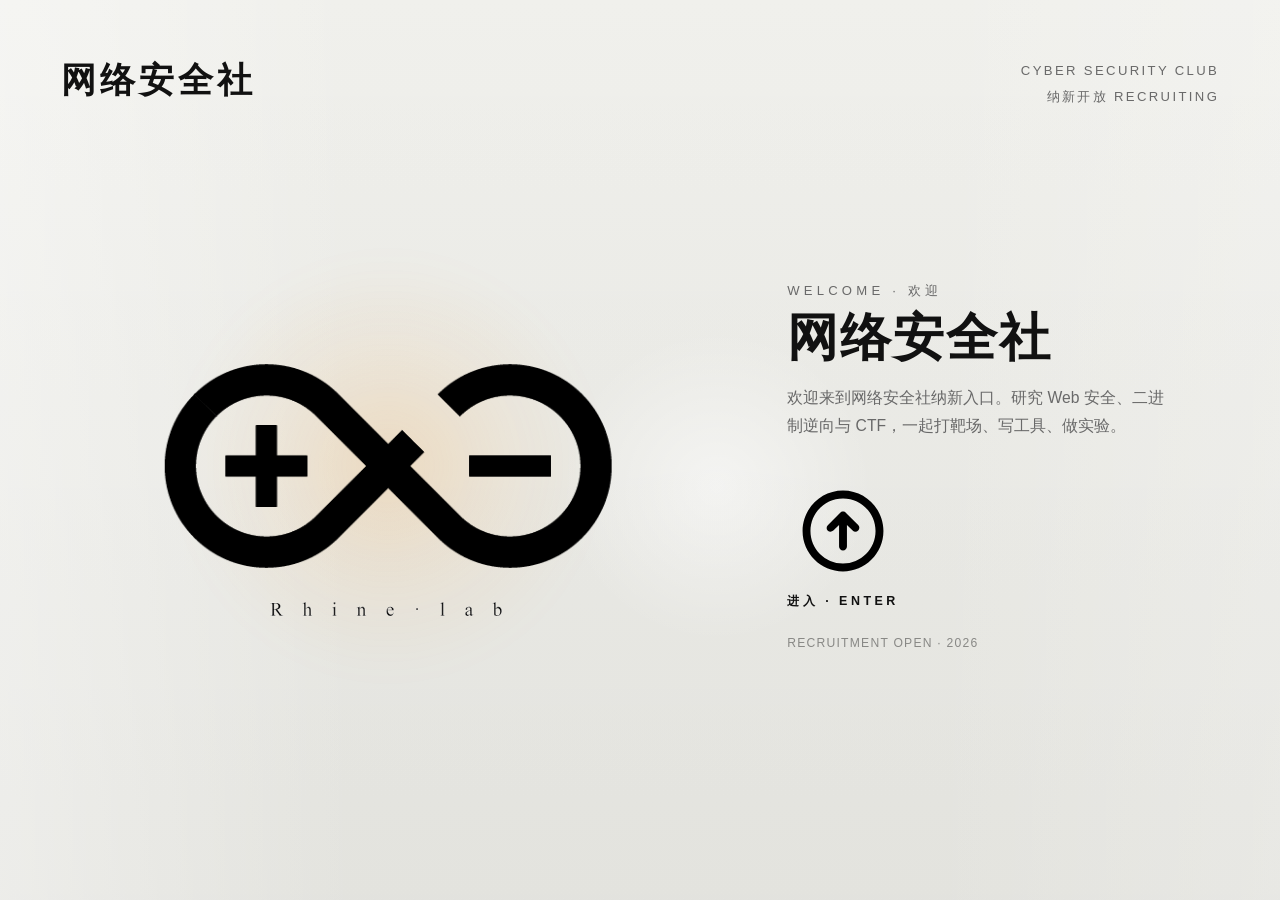
<file: index.html>
<!DOCTYPE html>
<html lang="zh-CN">
  <head>
    <meta charset="UTF-8" />
    <meta name="viewport" content="width=device-width, initial-scale=1.0, viewport-fit=cover" />
    <meta name="theme-color" content="#e8e8e8" />
    <meta name="description" content="网络安全社 2026 纳新官网：社团简介、技术方向（Web/逆向/渗透/密码学/运维）、荣誉殿堂、培养体系与加入方式。" />
    <meta property="og:type" content="website" />
    <meta property="og:image" content="./assets/images/og-cover.jpg" />
    <meta property="og:title" content="网络安全社 · 纳新" />
    <meta property="og:description" content="网络安全社 2026 纳新官网：社团简介、技术方向（Web/逆向/渗透/密码学/运维）、荣誉殿堂、培养体系与加入方式。" />
    <link rel="icon" href="./assets/images/ui/logo/favicon.ico" />
    <link rel="manifest" href="./manifest.json" />
    <link rel="apple-touch-icon" href="./assets/images/ui/logo/favicon.ico" />
    <title>网络安全社 · 纳新</title>
    <script src="./lib/lottie/lottie.min.js" onerror="this.onerror=null;this.src='https://cdnjs.cloudflare.com/ajax/libs/lottie-web/5.9.4/lottie.min.js'"></script>
    <script src="./src/scripts/rhine-logo-animation-data.js?v=20260923e"></script>
    <link rel="stylesheet" href="./src/styles/base.css?v=20260924b" />
    <link rel="stylesheet" href="./src/styles/enter.css?v=20260924b" />
    <link rel="stylesheet" href="./src/styles/auth.css" />
    <link rel="stylesheet" href="./src/styles/homepage.css?v=20260924c" />
    <link rel="stylesheet" href="./src/styles/headquarters.css?v=20260923f" />
    <link rel="stylesheet" href="./src/styles/member.css?v=20260923f" />
    <link rel="stylesheet" href="./src/styles/department.css?v=20260924b" />
    <link rel="stylesheet" href="./src/styles/research.css?v=20260924b" />
    <link rel="stylesheet" href="./src/styles/modal.css" />
    <link rel="stylesheet" href="./src/styles/particle.css?v=20260923f" />
    <link rel="stylesheet" href="./src/styles/mobile.css?v=20260924g" />
  <script type="application/ld+json">
    {"@context":"https://schema.org","@type":"Organization","name":"网络安全社","alternateName":"Cyber Security Club","url":"https://zaienscookie.github.io/safe/","description":"面向学院同学的网络安全社团，研究 Web 安全、二进制逆向、密码学与 CTF。"}
    </script>
    </head>
  <body>
    <main class="app-shell">
      <section class="enter-screen" id="enter-screen" aria-label="Rhine Lab Enter">
        <header class="brand-mark">
          <p class="brand-mark__title">网络安全社</p>
          <div class="brand-mark__meta-wrap">
            <p class="brand-mark__meta">CYBER SECURITY CLUB</p>
            <p class="brand-mark__meta">纳新开放 RECRUITING</p>
          </div>
        </header>

        <div class="enter-screen__content">
          <div class="logo-stage">
            <div class="logo-stage__glow" aria-hidden="true"></div>
            <div class="logo-stage__lottie" id="logo-lottie" aria-hidden="true"></div>
            <img decoding="async"
              class="logo-stage__image"
              id="logo-fallback"
              src="./assets/images/ui/icon/icon-BLogo.svg"
              alt="网络安全社 logo"
            />
          </div>

          <div class="enter-panel">
            <p class="enter-panel__eyebrow">WELCOME · 欢迎</p>
            <h1 class="enter-panel__title">网络安全社</h1>
            <p class="enter-panel__copy">
              欢迎来到网络安全社纳新入口。研究 Web 安全、二进制逆向与 CTF，
              一起打靶场、写工具、做实验，从零开始成长为安全工程师。
            </p>

            <button class="enter-button" id="enter-button" type="button" aria-label="Enter Rhine Lab">
              <span class="enter-button__core" aria-hidden="true">
                <img decoding="async" class="enter-button__icon" src="./assets/images/ui/icon/icon-arrow-up.svg" alt="" />
              </span>
              <span class="enter-button__label">进入 · ENTER</span>
            </button>

            <p class="enter-panel__hint"></p>
          </div>
        </div>

        <footer class="screen-footer">
          <div class="screen-footer__compliance">
            <span class="screen-footer__report">
              网络安全社纳新开放中 · 欢迎扫码报名
            </span>
          </div>
          <div class="screen-footer__brand">
            <span>POWERED BY CYBER SECURITY CLUB</span>
            <span class="screen-footer__bar" aria-hidden="true"></span>
          </div>
        </footer>
      </section>

      <section class="auth-screen" id="auth-screen" aria-label="Permission authorized" aria-hidden="true">
        <div class="auth-screen__inner">
          <p class="auth-screen__status">AUTH SEQUENCE</p>
          <div class="orbit-system" aria-hidden="true">
            <span class="orbit orbit--outer"></span>
            <span class="orbit orbit--middle"></span>
            <span class="orbit orbit--inner"></span>
            <span class="orbit-trace orbit-trace--one"></span>
            <span class="orbit-trace orbit-trace--two"></span>
            <span class="orbit-center"></span>
          </div>

          <div class="auth-screen__copy">
            <p class="auth-screen__headline" id="auth-type-line">PERMISSION AUTHORIZED</p>
            <p class="auth-screen__subcopy">主节点校验完成，网络安全社纳新通道已就绪，欢迎加入我们。</p>
          </div>

          <button class="auth-screen__replay" id="replay-intro" type="button">下一步 · NEXT</button>
        </div>
      </section>

      <section class="homepage-screen" id="homepage-screen" aria-label="Rhine Lab Homepage" aria-hidden="true">
        <header class="brand-mark brand-mark--dark">
          <p class="brand-mark__title">网络安全社</p>
          <div class="brand-mark__meta-wrap">
            <p class="brand-mark__meta">CYBER SECURITY CLUB</p>
            <p class="brand-mark__meta">纳新开放 RECRUITING</p>
          </div>
        </header>

        <div class="homepage-screen__content">
          <div class="homepage-copy">
            <p class="homepage-copy__eyebrow">HOMEPAGE</p>
            <button class="homepage-copy__replay" id="homepage-replay" type="button">REPLAY INTRO</button>
            <div class="homepage-copy__welcome" aria-label="WELCOME TO">
              <span>W</span>
              <span>E</span>
              <span>L</span>
              <span>C</span>
              <span>O</span>
              <span>M</span>
              <span>E</span>
              <span>T</span>
              <span>O</span>
            </div>
            <h2 class="homepage-copy__title">网络安全社<span class="homepage-copy__accent">.SEC.</span></h2>
            <div class="homepage-copy__summary">
              <p class="homepage-copy__line">我们是学院的网络安全社团，聚集一群对攻防技术充满好奇的人。</p>
              <p class="homepage-copy__line">研究范围覆盖 Web 安全、二进制逆向、密码学与 CTF 竞赛。</p>
              <p class="homepage-copy__line">定期组织训练、靶场实战、CTF 周赛与安全分享会。</p>
              <p class="homepage-copy__line">无论基础如何，只要你有兴趣，都欢迎加入我们一起成长。</p>
              <p class="homepage-copy__line">在这里我们会给你提供优质的比赛资源。</p>
            </div>

            <div class="quick-links" aria-label="Quick links">
              <button class="quick-links__item" data-quick-link="signup" type="button">
                <img decoding="async" src="./assets/images/ui/icon/icon-blog.svg" alt="" aria-hidden="true" />
                <span>趣味 问卷</span>
              </button>
              <button class="quick-links__item" data-quick-link="github" type="button">
                <img decoding="async" src="./assets/images/ui/icon/icon-github.svg" alt="" aria-hidden="true" />
                <span>社团 仓库</span>
              </button>
              <button class="quick-links__item" data-quick-link="email" type="button">
                <img decoding="async" src="./assets/images/ui/icon/icon-email.svg" alt="" aria-hidden="true" />
                <span>邮箱 EMAIL</span>
              </button>
              <button class="quick-links__item" data-quick-link="qq" type="button">
                <img decoding="async" src="./assets/images/ui/icon/icon-wechat.svg" alt="" aria-hidden="true" />
                <span>微信群</span>
              </button>
              <button class="quick-links__item" data-quick-link="flag" type="button">
                <img decoding="async" src="./assets/images/ui/icon/icon-flag.svg" alt="" aria-hidden="true" />
                <span>FLAG 题</span>
              </button>
            </div>

            <button class="command-button homepage-copy__experience" id="homepage-experience" type="button">
              ✦ 进入互动体验 EXPERIENCE
            </button>
          </div>

          <div class="homepage-visual" aria-hidden="true">
            <div class="homepage-visual__portal"></div>
            <div class="homepage-visual__blocks">
              <div class="homepage-visual__blocks-inner">
                <span class="homepage-visual__block homepage-visual__block--r0-c0"></span>
                <span class="homepage-visual__block homepage-visual__block--r0-c2"></span>
                <span class="homepage-visual__block homepage-visual__block--r0-c4"></span>
                <span class="homepage-visual__block homepage-visual__block--r1-c1"></span>
                <span class="homepage-visual__block homepage-visual__block--r1-c2"></span>
                <span class="homepage-visual__block homepage-visual__block--r1-c3"></span>
                <span class="homepage-visual__block homepage-visual__block--r1-c4"></span>
                <span class="homepage-visual__block homepage-visual__block--r2-c0"></span>
                <span class="homepage-visual__block homepage-visual__block--r2-c1"></span>
                <span class="homepage-visual__block homepage-visual__block--r2-c2"></span>
                <span class="homepage-visual__block homepage-visual__block--r3-c0"></span>
                <span class="homepage-visual__block homepage-visual__block--r3-c3"></span>
              </div>
            </div>
            <span class="homepage-visual__origin"></span>
            <svg class="homepage-visual__orange-svg" viewBox="0 0 620 760" role="presentation">
              <path
                class="homepage-visual__orange-path"
                d="M310 380 L310 -260
                   M310 380 C310 340 280 312 250 282 L-110 -90
                   M310 380 C310 340 338 305 378 272 C440 220 500 90 555 -260
                   M310 380 L310 1040
                   M310 570 C310 670 336 820 400 1040"
              />
            </svg>
            <svg class="homepage-visual__data-svg" viewBox="0 0 620 760" role="presentation">
              <line class="homepage-visual__data-line homepage-visual__data-line--a" x1="280" y1="-260" x2="280" y2="1180"></line>
              <line class="homepage-visual__data-line homepage-visual__data-line--b" x1="294" y1="-260" x2="294" y2="1180"></line>
              <line class="homepage-visual__data-line homepage-visual__data-line--c" x1="308" y1="-260" x2="308" y2="1180"></line>
              <line class="homepage-visual__data-line homepage-visual__data-line--d" x1="516" y1="-260" x2="516" y2="1180"></line>

              <circle class="homepage-visual__data-dot homepage-visual__data-dot--1" cx="280" cy="222" r="4"></circle>
              <circle class="homepage-visual__data-dot homepage-visual__data-dot--2" cx="294" cy="222" r="4"></circle>
              <circle class="homepage-visual__data-dot homepage-visual__data-dot--3" cx="308" cy="222" r="4"></circle>
              <circle class="homepage-visual__data-dot homepage-visual__data-dot--4" cx="280" cy="380" r="4"></circle>
              <circle class="homepage-visual__data-dot homepage-visual__data-dot--5" cx="294" cy="380" r="4"></circle>
              <circle class="homepage-visual__data-dot homepage-visual__data-dot--6" cx="308" cy="380" r="4"></circle>
              <circle class="homepage-visual__data-dot homepage-visual__data-dot--7" cx="280" cy="634" r="4"></circle>
              <circle class="homepage-visual__data-dot homepage-visual__data-dot--8" cx="294" cy="634" r="4"></circle>
              <circle class="homepage-visual__data-dot homepage-visual__data-dot--9" cx="308" cy="634" r="4"></circle>
              <circle class="homepage-visual__data-dot homepage-visual__data-dot--10" cx="516" cy="220" r="4"></circle>
              <circle class="homepage-visual__data-dot homepage-visual__data-dot--11" cx="516" cy="472" r="4"></circle>
            </svg>
            <svg class="homepage-visual__svg" viewBox="0 0 620 760" role="presentation">
              <path class="homepage-visual__orange-line homepage-visual__orange-line--main" d="M310 16 L310 742" />
              <path
                class="homepage-visual__orange-line homepage-visual__orange-line--right"
                d="M310 16 L310 232 Q310 278 352 320 Q420 388 432 480"
              />
              <path
                class="homepage-visual__orange-line homepage-visual__orange-line--left"
                d="M178 150 L258 232 Q286 260 310 320"
              />
              <path
                class="homepage-visual__orange-line homepage-visual__orange-line--bottom"
                d="M310 344 Q310 412 346 444"
              />
              <circle class="homepage-visual__ring" cx="310" cy="352" r="16" />

              <g class="homepage-visual__white-rails">
                <line x1="286" y1="122" x2="286" y2="590" />
                <line x1="300" y1="100" x2="300" y2="610" />
                <line x1="320" y1="86" x2="320" y2="616" />
                <line x1="336" y1="126" x2="336" y2="568" />

                <circle cx="286" cy="208" r="4" />
                <circle cx="286" cy="352" r="4" />
                <circle cx="286" cy="514" r="4" />
                <circle cx="300" cy="188" r="4" />
                <circle cx="300" cy="352" r="4" />
                <circle cx="320" cy="202" r="4" />
                <circle cx="320" cy="352" r="4" />
                <circle cx="336" cy="238" r="4" />
                <circle cx="336" cy="352" r="4" />
              </g>

              <g class="homepage-visual__diamond-grid">
                <rect class="homepage-visual__diamond homepage-visual__diamond--left" x="208" y="286" width="60" height="60" />
                <rect class="homepage-visual__diamond homepage-visual__diamond--center" x="326" y="250" width="56" height="56" />
                <rect class="homepage-visual__diamond homepage-visual__diamond--right" x="382" y="392" width="52" height="52" />
                <rect class="homepage-visual__diamond homepage-visual__diamond--bottom" x="246" y="434" width="54" height="54" />
              </g>

              <g class="homepage-visual__extra-lines">
                <line x1="208" y1="316" x2="268" y2="316" />
                <line x1="382" y1="418" x2="432" y2="418" />
                <line x1="246" y1="460" x2="300" y2="460" />
              </g>
            </svg>
          </div>

          <nav class="side-nav" aria-label="Section navigation">
            <button class="side-nav__item side-nav__item--active" type="button">首页 HOMEPAGE</button>
            <button class="side-nav__item" type="button">关于 ABOUT</button>
            <button class="side-nav__item" type="button">纳新 JOIN</button>
            <button class="side-nav__item" type="button">方向 TRACKS</button>
            <button class="side-nav__item" type="button">活动 EVENTS</button>
          </nav>
        </div>

        <footer class="screen-footer screen-footer--dark">
          <div class="screen-footer__compliance">
            <span class="screen-footer__report">
              网络安全社纳新开放中 · 欢迎扫码报名
            </span>
          </div>
          <div class="screen-footer__brand">
            <span>POWERED BY CYBER SECURITY CLUB</span>
            <span class="screen-footer__bar" aria-hidden="true"></span>
          </div>
        </footer>
      </section>

      <section class="headquarters-screen" id="headquarters-screen" aria-label="Rhine Lab Headquarters" aria-hidden="true">
        <div class="headquarters-screen__bg" aria-hidden="true"></div>
        <div class="headquarters-screen__veil" aria-hidden="true"></div>

        <header class="brand-mark brand-mark--light">
          <p class="brand-mark__title">网络安全社</p>
          <div class="brand-mark__meta-wrap">
            <p class="brand-mark__meta">CYBER SECURITY CLUB</p>
            <p class="brand-mark__meta">纳新开放 RECRUITING</p>
          </div>
        </header>

        <div class="headquarters-screen__content">
          <div class="headquarters-copy">
            <p class="headquarters-copy__eyebrow">关于我们 · ABOUT</p>
            <h2 class="headquarters-copy__title">ABOUT SEC LAB</h2>
            <p class="headquarters-copy__summary">
              网络安全社是一个面向学院全体同学的安全技术社团。
              我们通过训练、竞赛与实验，把安全知识变成真正可上手的能力。
            </p>

            <div class="hq-highlights">
              <span class="hq-highlights__item">实战训练</span>
              <span class="hq-highlights__item">竞赛资源</span>
              <span class="hq-highlights__item">学长带教</span>
              <span class="hq-highlights__item">实验靶场</span>
            </div>
            <div class="headquarters-copy__status">
              <span class="headquarters-copy__status-label">STATUS</span>
              <span class="headquarters-copy__status-value">纳新通道 OPEN</span>
            </div>

            <div class="headquarters-actions">
              <button class="command-button" id="headquarters-enter" type="button">加入我们 · JOIN US</button>
              <a
                class="headquarters-actions__fallback"
                href="mailto:secclub@example.com"
                target="_blank"
                rel="noreferrer"
              >
                Contact / 联系邮箱（18518184798@163.com）
              </a>
            </div>
          </div>

          <nav class="side-nav side-nav--light" aria-label="Section navigation">
            <button class="side-nav__item" type="button">首页 HOMEPAGE</button>
            <button class="side-nav__item side-nav__item--active" type="button">关于 ABOUT</button>
            <button class="side-nav__item" type="button">纳新 JOIN</button>
            <button class="side-nav__item" type="button">方向 TRACKS</button>
            <button class="side-nav__item" type="button">活动 EVENTS</button>
          </nav>
        </div>

        <footer class="screen-footer screen-footer--light">
          <div class="screen-footer__compliance">
            <span class="screen-footer__report">
              网络安全社纳新开放中 · 欢迎扫码报名
            </span>
          </div>
          <div class="screen-footer__brand">
            <span>POWERED BY CYBER SECURITY CLUB</span>
            <span class="screen-footer__bar" aria-hidden="true"></span>
          </div>
        </footer>
      </section>

      <section class="member-screen" id="member-screen" aria-label="Rhine Lab Member" aria-hidden="true">
        <header class="brand-mark brand-mark--dark">
          <p class="brand-mark__title">网络安全社</p>
          <div class="brand-mark__meta-wrap">
            <p class="brand-mark__meta">CYBER SECURITY CLUB</p>
            <p class="brand-mark__meta">纳新开放 RECRUITING</p>
          </div>
        </header>

        <div class="member-screen__content">
          <div class="member-carousel">
            <button class="member-carousel__arrow member-carousel__arrow--prev" id="member-prev" type="button" aria-label="Previous member">
              &#8249;
            </button>

            <div class="member-carousel__stage" id="member-stage">
              <article class="member-card" data-card>
                <span class="member-card__badge">WEB</span>
                <div class="member-card__art">
                  <img decoding="async" src="./assets/images/cards/character/1.jpg" width="536" height="338" loading="lazy" alt="" aria-hidden="true" />
                </div>
                <div class="member-card__content">
                  <h3 class="member-card__title">WEB 安全</h3>
                  <p class="member-card__role">PENTEST / VULN ANALYSIS</p>
                  <p class="member-card__desc">学习常见漏洞原理与利用，搭建靶场实战，独立完成渗透测试。</p>
                </div>
              </article>

              <article class="member-card" data-card>
                <span class="member-card__badge">REV</span>
                <div class="member-card__art">
                  <img decoding="async" src="./assets/images/cards/character/2.jpg" width="536" height="338" loading="lazy" alt="" aria-hidden="true" />
                </div>
                <div class="member-card__content">
                  <h3 class="member-card__title">逆向 · 二进制</h3>
                  <p class="member-card__role">REVERSE ENGINEERING</p>
                  <p class="member-card__desc">分析可执行程序与协议，学习反汇编、脱壳与漏洞挖掘基础。</p>
                </div>
              </article>

              <article class="member-card" data-card>
                <span class="member-card__badge">CTF</span>
                <div class="member-card__art">
                  <img decoding="async" src="./assets/images/cards/character/3.jpg" width="536" height="338" loading="lazy" alt="" aria-hidden="true" />
                </div>
                <div class="member-card__content">
                  <h3 class="member-card__title">CTF 战队</h3>
                  <p class="member-card__role">CAPTURE THE FLAG</p>
                  <p class="member-card__desc">组队参加校内外 CTF，在解题中训练实战与团队协作能力。</p>
                </div>
              </article>

              <article class="member-card" data-card>
                <span class="member-card__badge">CRY</span>
                <div class="member-card__art">
                  <img decoding="async" src="./assets/images/cards/character/4.jpg" width="536" height="338" loading="lazy" alt="" aria-hidden="true" />
                </div>
                <div class="member-card__content">
                  <h3 class="member-card__title">密码学</h3>
                  <p class="member-card__role">CRYPTOGRAPHY</p>
                  <p class="member-card__desc">研究古典与现代密码、加解密原理，从数学到工程的完整链路。</p>
                </div>
              </article>

              <article class="member-card" data-card>
                <span class="member-card__badge">OPS</span>
                <div class="member-card__art">
                  <img decoding="async" src="./assets/images/cards/character/5.jpg" width="536" height="338" loading="lazy" alt="" aria-hidden="true" />
                </div>
                <div class="member-card__content">
                  <h3 class="member-card__title">运维 · 网络</h3>
                  <p class="member-card__role">INFRA & NETWORK</p>
                  <p class="member-card__desc">负责社团服务器与实验环境，学习网络基础、Linux 与系统运维。</p>
                </div>
              </article>

              <article class="member-card" data-card>
                <span class="member-card__badge">PR</span>
                <div class="member-card__art">
                  <img decoding="async" src="./assets/images/cards/character/6.jpg" width="536" height="338" loading="lazy" alt="" aria-hidden="true" />
                </div>
                <div class="member-card__content">
                  <h3 class="member-card__title">宣传 · 策划</h3>
                  <p class="member-card__role">OUTREACH & DESIGN</p>
                  <p class="member-card__desc">负责纳新宣传、活动策划与图文设计，让更多人了解网络安全。</p>
                </div>
              </article>
            </div>

            <button class="member-carousel__arrow member-carousel__arrow--next" id="member-next" type="button" aria-label="Next member">
              &#8250;
            </button>
          </div>

          <nav class="side-nav" aria-label="Section navigation">
            <button class="side-nav__item" type="button">首页 HOMEPAGE</button>
            <button class="side-nav__item" type="button">关于 ABOUT</button>
            <button class="side-nav__item side-nav__item--active" type="button">纳新 JOIN</button>
            <button class="side-nav__item" type="button">方向 TRACKS</button>
            <button class="side-nav__item" type="button">活动 EVENTS</button>
          </nav>
        </div>

        <footer class="screen-footer screen-footer--dark">
          <div class="screen-footer__compliance">
            <span class="screen-footer__report">
              网络安全社纳新开放中 · 欢迎扫码报名
            </span>
          </div>
          <div class="screen-footer__brand">
            <span>POWERED BY CYBER SECURITY CLUB</span>
            <span class="screen-footer__bar" aria-hidden="true"></span>
          </div>
        </footer>
      </section>

      <section class="department-screen" id="department-screen" aria-label="Rhine Lab Department" aria-hidden="true">
        <header class="brand-mark brand-mark--dark">
          <p class="brand-mark__title">网络安全社</p>
          <div class="brand-mark__meta-wrap">
            <p class="brand-mark__meta">CYBER SECURITY CLUB</p>
            <p class="brand-mark__meta">纳新开放 RECRUITING</p>
          </div>
        </header>

        <div class="department-screen__content">
          <div class="department-cluster department-cluster--left">
            <button type="button"
              class="department-card department-card--outer department-card--outer-top is-skill is-link"
              data-panel-title="COMPONENT CONTROL"
              data-panel-subtitle="STRUCTURE / IMPLEMENTATION"
              data-panel-copy="负责把想法变成真正可运行、可维护的系统结构。"
            >
              <span class="department-card__code">WEB</span>
              <span class="department-card__desc">WEB 安全方向</span>
            </button>

            <button type="button"
              class="department-card department-card--inner department-card--inner-top is-skill is-link"
              data-panel-title="ORIGINIUM ART"
              data-panel-subtitle="CREATIVE SYSTEM THINKING"
              data-panel-copy="偏向把界面叙事、实验气质和系统表达结合起来。"
            >
              <span class="department-card__code">REV</span>
              <span class="department-card__desc">逆向 · 二进制方向</span>
            </button>

            <button type="button"
              class="department-card department-card--outer-middle is-skill is-link"
              data-panel-title="ENERGY"
              data-panel-subtitle="AI / TOOLCHAIN DRIVE"
              data-panel-copy="关注 AI 应用、RAG 流程和工具链落地能力。"
            >
              <span class="department-card__code">PWN</span>
              <span class="department-card__desc">漏洞利用 · 渗透方向</span>
            </button>

            <button type="button"
              class="department-card department-card--inner department-card--inner-bottom is-skill is-link"
              data-panel-title="SCIENTIFIC INVESTIGATION"
              data-panel-subtitle="RESEARCH / ANALYSIS"
              data-panel-copy="偏向从系统层面理解问题，再把复杂问题拆成可执行模块。"
            >
              <span class="department-card__code">CRY</span>
              <span class="department-card__desc">密码学方向</span>
            </button>

            <button type="button"
              class="department-card department-card--outer department-card--outer-bottom is-skill is-link"
              data-panel-title="STRUCTURAL"
              data-panel-subtitle="LONG-TERM SHAPE"
              data-panel-copy="关注结构清晰度、模块边界和未来可扩展性。"
            >
              <span class="department-card__code">OPS</span>
              <span class="department-card__desc">运维 · 网络方向</span>
            </button>
          </div>

          <div class="department-panel">
            <div class="department-panel__frame">
              <span class="department-panel__corner department-panel__corner--tl"></span>
              <span class="department-panel__corner department-panel__corner--tr"></span>
              <span class="department-panel__corner department-panel__corner--bl"></span>
              <span class="department-panel__corner department-panel__corner--br"></span>
            </div>
            <div class="department-panel__dots" aria-hidden="true"></div>
            <div class="department-panel__content">
              <p class="department-panel__eyebrow" id="department-panel-mode">CAPABILITY MATRIX</p>
              <h2 class="department-panel__title" id="department-panel-title">DEVELOPMENT</h2>
              <p class="department-panel__subtitle" id="department-panel-subtitle">CORE IMPLEMENTATION</p>
              <p class="department-panel__copy" id="department-panel-copy">
                负责把想法变成真正可运行、可维护的系统结构。
              </p>
              <a
                class="department-panel__link"
                id="department-panel-link"
                href="#"
                target="_blank"
                rel="noreferrer"
                aria-disabled="true"
              >
                INFORMATION ONLY
              </a>
            </div>
          </div>

          <div class="department-cluster department-cluster--right">
            <button type="button"
              class="department-card department-card--outer department-card--outer-top is-link"
              data-panel-mode="CATEGORY ENTRY"
              data-panel-title="CTF 靶场"
              data-panel-subtitle="TRAIN & PRACTICE"
              data-panel-copy="进入 OJ 靶场，在线刷题练习，在解题与对抗中持续成长。"
              data-link="https://oj.zain-dev.top/"
            >
              <span class="department-card__code">CTF</span>
              <span class="department-card__desc">CTF 靶场入口</span>
            </button>

            <button type="button"
              class="department-card department-card--inner department-card--inner-top is-link"
              data-panel-mode="CATEGORY ENTRY"
              data-panel-title="靶场 · 实验"
              data-panel-subtitle="EXPERIMENT LAB"
              data-panel-copy="搭建与使用漏洞靶场，在受控环境中反复练习攻防技巧。"
              data-link="#"
            >
              <span class="department-card__code">LAB</span>
              <span class="department-card__desc">靶场 · 实验环境</span>
            </button>

            <button type="button"
              class="department-card department-card--outer-middle is-link"
              data-panel-mode="CATEGORY ENTRY"
              data-panel-title="荣誉 · 殿堂"
              data-panel-subtitle="GLORY & ACHIEVEMENTS"
              data-panel-copy="记录社团光辉历程，展示各项网络安全赛事、攻防演练的获奖成果与荣誉证书。"
              data-link="#"
            >
              <span class="department-card__code">GLORY</span>
              <span class="department-card__desc">战绩 · 荣誉殿堂</span>
            </button>

            <button type="button"
              class="department-card department-card--inner department-card--inner-bottom is-link"
              data-panel-mode="CATEGORY ENTRY"
              data-panel-title="学习 · 训练"
              data-panel-subtitle="TRAINING TRACK"
              data-panel-copy="每周训练与分享会安排，覆盖从入门到进阶的完整学习路线。"
              data-link="#"
            >
              <span class="department-card__code">TRN</span>
              <span class="department-card__desc">学习 · 训练安排</span>
            </button>

            <button type="button"
              class="department-card department-card--outer department-card--outer-bottom is-link"
              data-panel-mode="CATEGORY ENTRY"
              data-panel-title="报名 · 加入"
              data-panel-subtitle="RECRUITMENT ENTRY"
              data-panel-copy="填写纳新报名表，加入网络安全社，和我们一起从零开始。"
              data-link="#"
            >
              <span class="department-card__code">JOIN</span>
              <span class="department-card__desc">报名 · 加入我们</span>
            </button>
          </div>

          <nav class="side-nav" aria-label="Section navigation">
            <button class="side-nav__item" type="button">首页 HOMEPAGE</button>
            <button class="side-nav__item" type="button">关于 ABOUT</button>
            <button class="side-nav__item" type="button">纳新 JOIN</button>
            <button class="side-nav__item side-nav__item--active" type="button">方向 TRACKS</button>
            <button class="side-nav__item" type="button">活动 EVENTS</button>
          </nav>
        </div>

        <footer class="screen-footer screen-footer--dark">
          <div class="screen-footer__compliance">
            <span class="screen-footer__report">
              网络安全社纳新开放中 · 欢迎扫码报名
            </span>
          </div>
          <div class="screen-footer__brand">
            <span>POWERED BY CYBER SECURITY CLUB</span>
            <span class="screen-footer__bar" aria-hidden="true"></span>
          </div>
        </footer>
      </section>

      <section class="research-screen" id="research-screen" aria-label="Rhine Lab Research" aria-hidden="true">
        <div class="research-screen__bg" aria-hidden="true">
          <video
            class="research-screen__video"
            muted
            loop
            playsinline
            webkit-playsinline
            x5-playsinline
            x5-video-player-type="h5"
            x5-video-player-fullscreen="false"
            disablepictureinpicture
            preload="metadata"
            poster="./assets/images/backgrounds/research_poster.jpg?v=20260923d"
          >
            <source src="./assets/images/ui/vedio/Video Project.mp4" type="video/mp4" />
          </video>
        </div>
        <div class="research-screen__stars" aria-hidden="true"></div>

        <header class="brand-mark brand-mark--light">
          <p class="brand-mark__title">网络安全社</p>
          <div class="brand-mark__meta-wrap">
            <p class="brand-mark__meta">CYBER SECURITY CLUB</p>
            <p class="brand-mark__meta">纳新开放 RECRUITING</p>
          </div>
        </header>

        <div class="research-screen__content">
          <aside class="research-panel">
            <div class="research-panel__header">
              <p class="research-panel__name">SecClub.</p>
              <h2 class="research-panel__title">纳新计划</h2>
              <p class="research-panel__subtitle">Recruitment Plan 2026</p>
            </div>

            <div class="research-progress">
              <div class="research-progress__shell" aria-hidden="true">
                <div class="research-progress__grid is-animating" id="research-progress-grid">
                  <div class="research-progress__row">
                    <span class="dot ring-2"></span>
                    <span class="dot ring-2"></span>
                    <span class="dot ring-2"></span>
                  </div>
                  <div class="research-progress__row">
                    <span class="dot ring-2"></span>
                    <span class="dot ring-1"></span>
                    <span class="dot ring-1"></span>
                    <span class="dot ring-2"></span>
                  </div>
                  <div class="research-progress__row">
                    <span class="dot ring-2"></span>
                    <span class="dot ring-1"></span>
                    <span class="dot ring-0"></span>
                    <span class="dot ring-1"></span>
                    <span class="dot ring-2"></span>
                  </div>
                  <div class="research-progress__row">
                    <span class="dot ring-2"></span>
                    <span class="dot ring-1"></span>
                    <span class="dot ring-1"></span>
                    <span class="dot ring-2"></span>
                  </div>
                  <div class="research-progress__row">
                    <span class="dot ring-2"></span>
                    <span class="dot ring-2"></span>
                    <span class="dot ring-2"></span>
                  </div>
                </div>
              </div>
              <div class="research-progress__text">
                <span class="research-progress__label">计划进度</span>
                <strong class="research-progress__value" id="research-progress-value">0%</strong>
              </div>
            </div>

            <blockquote class="research-panel__quote">
              “在0和1的旷野里，所有伟大的架构都始于一次勇敢的编译。<br />星海长路，代码为证，我们愿陪你敲下第一行命令，共赴属于你的极客诗篇。”
            </blockquote>

            <button class="research-panel__button" id="research-open" type="button">查看纳新安排</button>
          </aside>

          <div class="research-info" id="research-info">
            <div class="research-info__switcher">
              <button class="research-info__switch is-active" data-research="0" type="button">R-1</button>
              <button class="research-info__switch" data-research="1" type="button">R-2</button>
              <button class="research-info__switch" data-research="2" type="button">R-3</button>
            </div>

            <p class="research-info__status" id="research-status">R-1 / PRIMARY FOCUS</p>
            <h3 class="research-info__title" id="research-title">纳新宣讲会</h3>
            <p class="research-info__subtitle" id="research-subtitle">RECRUITMENT TALK</p>
            <p class="research-info__copy" id="research-copy">
              面向全校同学举办纳新宣讲，介绍社团方向、训练体系与加入方式。
            </p>
            <a
              class="research-info__link"
              id="research-link"
              href="#"
              target="_blank"
              rel="noreferrer"
            >
              VIEW DETAILS
            </a>
          </div>

          <nav class="side-nav side-nav--light" aria-label="Section navigation">
            <button class="side-nav__item" type="button">首页 HOMEPAGE</button>
            <button class="side-nav__item" type="button">关于 ABOUT</button>
            <button class="side-nav__item" type="button">纳新 JOIN</button>
            <button class="side-nav__item" type="button">方向 TRACKS</button>
            <button class="side-nav__item side-nav__item--active" type="button">活动 EVENTS</button>
          </nav>
        </div>

        <footer class="screen-footer screen-footer--light">
          <div class="screen-footer__compliance">
            <span class="screen-footer__report">
              网络安全社纳新开放中 · 欢迎扫码报名
            </span>
          </div>
          <div class="screen-footer__brand">
            <span>POWERED BY CYBER SECURITY CLUB</span>
            <span class="screen-footer__bar" aria-hidden="true"></span>
          </div>
        </footer>
      </section>

      <section class="particle-screen" id="particle-screen" aria-label="Cyber Security Experience" aria-hidden="true">
        <video class="particle-screen__video" id="particle-video" autoplay playsinline muted></video>
        <div class="particle-screen__scene" id="particle-scene" aria-hidden="true"></div>

        <header class="brand-mark brand-mark--light">
          <p class="brand-mark__title">网络安全社</p>
          <div class="brand-mark__meta-wrap">
            <p class="brand-mark__meta">CYBER SECURITY CLUB</p>
            <p class="brand-mark__meta">纳新开放 RECRUITING</p>
          </div>
        </header>

        <div class="particle-screen__badge">SEC LAB · 手势粒子互动</div>
        <div class="particle-screen__status" id="particle-status">正在初始化…</div>
        <div class="particle-screen__hint" id="particle-hint">
          左手：<span class="particle-screen__tag">1指=WELCOME</span>
          · <span class="particle-screen__tag">2指=网络安全社</span>
          · <span class="particle-screen__tag">3指=欢迎加入</span>
          · <span class="particle-screen__tag">4指=CTF 等你来</span>
          <br />
          右手：<span class="particle-screen__tag">张开=扩散旋转</span>
          · <span class="particle-screen__tag">1指=盾牌</span>
          · <span class="particle-screen__tag">2指=能量爆散</span>
          · <span class="particle-screen__tag">握拳=爱心</span>
        </div>

        <div class="particle-screen__loading" id="particle-loading">
          <div class="particle-screen__spinner" aria-hidden="true"></div>
          <div>正在启动摄像头并加载手势模型…</div>
          <div class="particle-screen__err" id="particle-err"></div>
        </div>

        <nav class="side-nav side-nav--light" aria-label="Section navigation">
          <button class="side-nav__item" type="button">首页 HOMEPAGE</button>
          <button class="side-nav__item" type="button">关于 ABOUT</button>
          <button class="side-nav__item" type="button">纳新 JOIN</button>
          <button class="side-nav__item" type="button">方向 TRACKS</button>
          <button class="side-nav__item" type="button">活动 EVENTS</button>
          <button class="side-nav__item side-nav__item--active" type="button">互动 EXPERIENCE</button>
        </nav>

        <footer class="screen-footer screen-footer--light">
          <div class="screen-footer__compliance">
            <span class="screen-footer__report">
              网络安全社纳新开放中 · 欢迎扫码报名
            </span>
          </div>
          <div class="screen-footer__brand">
            <span>POWERED BY CYBER SECURITY CLUB</span>
            <span class="screen-footer__bar" aria-hidden="true"></span>
          </div>
        </footer>
      </section>

      <div class="info-modal" id="info-modal" aria-hidden="true">
        <div class="info-modal__backdrop" data-modal-close></div>
        <div class="info-modal__panel" role="dialog" aria-modal="true" aria-labelledby="info-modal-title">
          <button class="info-modal__close" id="info-modal-close" type="button" aria-label="Close panel">
            ×
          </button>
          <p class="info-modal__eyebrow" id="info-modal-eyebrow">CONTACT</p>
          <h2 class="info-modal__title" id="info-modal-title">PLACEHOLDER</h2>
          <p class="info-modal__value" id="info-modal-value">TO BE FILLED</p>
          <div class="info-modal__actions">
            <button class="info-modal__button" id="info-modal-copy" type="button">COPY</button>
            <a class="info-modal__button info-modal__button--ghost" id="info-modal-open" href="#" target="_blank" rel="noreferrer">
              OPEN
            </a>
          </div>
        </div>
      </div>
    </main>

    <script src="./src/scripts/site-copy.js"></script>
    <script src="./src/scripts/enter.js?v=20260923f"></script>
    <script type="module" src="./src/scripts/particle.js"></script>
    <script src="./src/scripts/visit-tip.js"></script>
  </body>
</html>
</file>
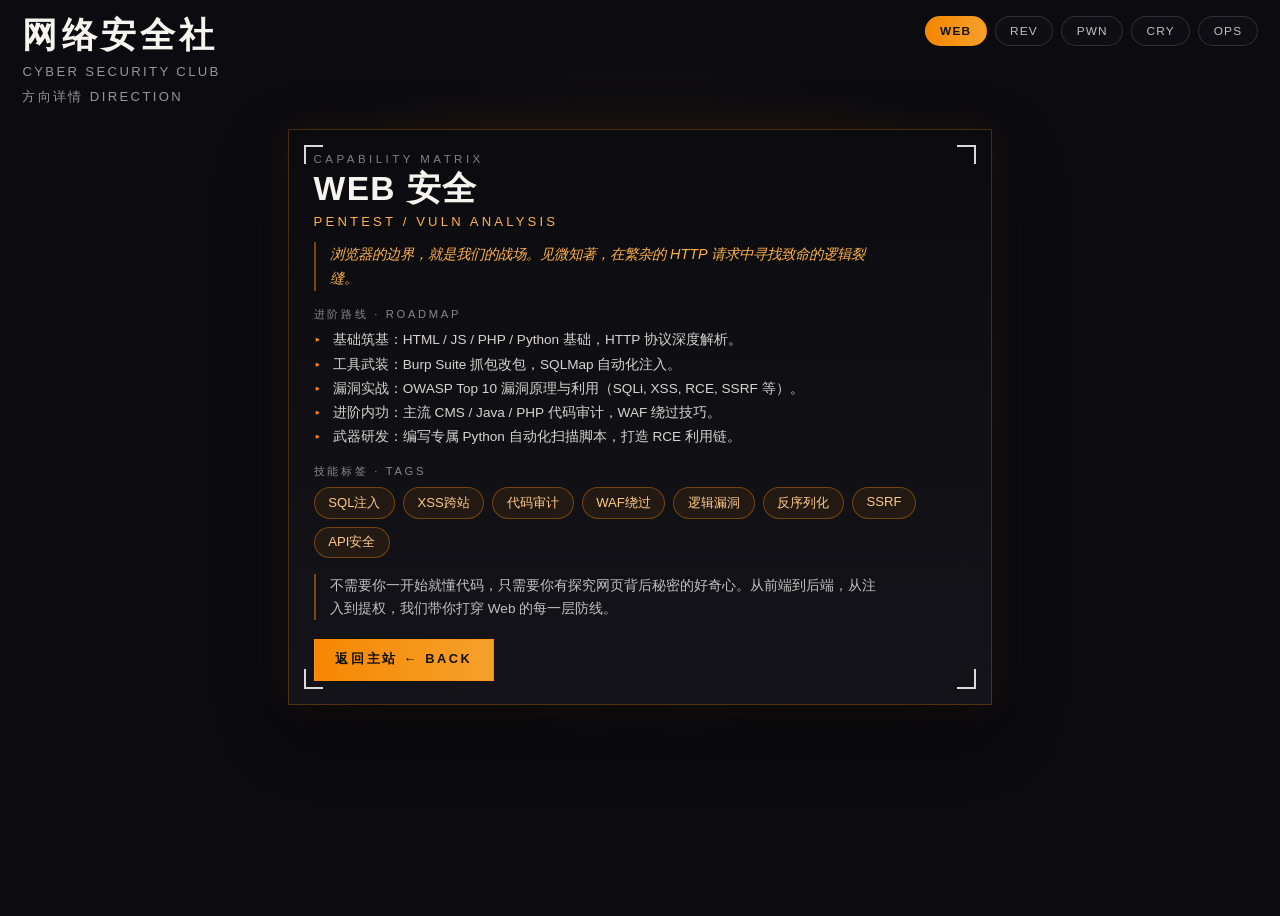
<file: direction.html>
<!DOCTYPE html>
<html lang="zh-CN">
  <head>
    <meta charset="UTF-8" />
    <meta name="viewport" content="width=device-width, initial-scale=1.0, viewport-fit=cover" />
    <meta name="theme-color" content="#0b0b10" />
    <meta name="description" content="网络安全社技术方向详解：Web 安全、逆向二进制、漏洞利用、密码学、运维网络的标语、学习路线与技能标签。" />
    <meta property="og:type" content="website" />
    <meta property="og:image" content="./assets/images/og-cover.jpg" />
    <meta property="og:title" content="网络安全社 · 方向详情" />
    <meta property="og:description" content="网络安全社技术方向详解：Web 安全、逆向二进制、漏洞利用、密码学、运维网络的标语、学习路线与技能标签。" />
    <link rel="icon" href="./assets/images/ui/logo/favicon.ico" />
    <link rel="manifest" href="./manifest.json" />
    <link rel="apple-touch-icon" href="./assets/images/ui/logo/favicon.ico" />
    <title>网络安全社 · 方向详情</title>
    <link rel="stylesheet" href="./src/styles/base.css?v=20260924b" />
    <link rel="stylesheet" href="./src/styles/direction.css?v=20260924c" />
  </head>
  <body>
    <main class="direction-shell">
      <!-- 品牌标记：左上角，风格与主站一致 -->
      <header class="brand-mark">
        <p class="brand-mark__title">网络安全社</p>
        <div class="brand-mark__meta-wrap">
          <p class="brand-mark__meta">CYBER SECURITY CLUB</p>
          <p class="brand-mark__meta">方向详情 DIRECTION</p>
        </div>
      </header>

      <!-- 顶部方向切换导航（由 direction.js 渲染） -->
      <nav class="direction-nav" id="direction-nav" aria-label="方向切换"></nav>

      <!-- 主内容卡片：展示所选方向的完整文案 -->
      <section class="direction-card">
        <div class="direction-card__frame" aria-hidden="true">
          <span class="direction-card__corner direction-card__corner--tl"></span>
          <span class="direction-card__corner direction-card__corner--tr"></span>
          <span class="direction-card__corner direction-card__corner--bl"></span>
          <span class="direction-card__corner direction-card__corner--br"></span>
        </div>

        <div class="direction-card__content">
          <p class="direction-card__eyebrow" id="d-mode">CAPABILITY MATRIX</p>
          <h1 class="direction-card__title" id="d-title">WEB 安全</h1>
          <p class="direction-card__subtitle" id="d-subtitle">PENTEST / VULN ANALYSIS</p>
          <p class="direction-card__slogan" id="d-slogan"></p>

          <div class="direction-card__block">
            <p class="direction-card__label">进阶路线 · ROADMAP</p>
            <ul class="direction-card__roadmap" id="d-roadmap"></ul>
          </div>

          <div class="direction-card__block">
            <p class="direction-card__label">技能标签 · TAGS</p>
            <div class="direction-card__tags" id="d-tags"></div>
          </div>

          <p class="direction-card__quote" id="d-quote"></p>

          <a class="direction-card__back" href="./index.html">返回主站 ← BACK</a>
        </div>
      </section>
    </main>

    <script src="./src/scripts/site-copy.js"></script>
    <script src="./src/scripts/direction.js"></script>
    <script>
      /* 返回主站：若带 from 参数，回到进入前所在的栏目，否则回首页 */
      (function () {
        var btn = document.querySelector(".direction-card__back");
        if (!btn) return;
        var from = new URLSearchParams(window.location.search).get("from");
        if (from) btn.href = "index.html?from=" + encodeURIComponent(from);
      })();
    </script>
    <script>
      /* 回到顶部按钮（滚动一定距离后出现） */
      (function () {
        var btn = document.createElement("button");
        btn.type = "button";
        btn.className = "back-to-top";
        btn.setAttribute("aria-label", "回到顶部");
        btn.textContent = "↑";
        document.body.appendChild(btn);
        btn.addEventListener("click", function () { window.scrollTo({ top: 0, behavior: "smooth" }); });
        function upd() { btn.classList.toggle("is-show", window.scrollY > 300); }
        window.addEventListener("scroll", upd, { passive: true });
        upd();
      })();
    </script>
  </body>
</html>
</file>
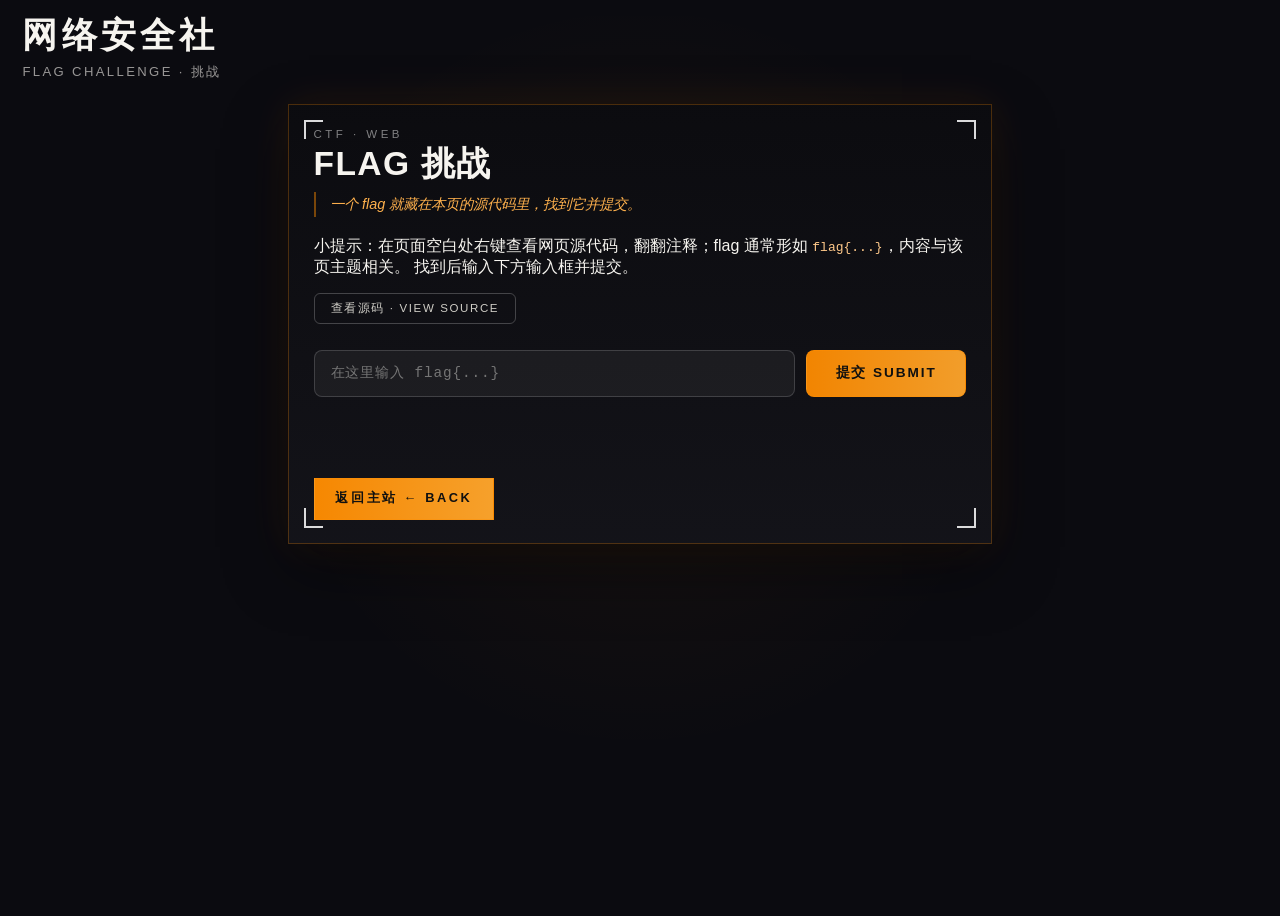
<file: flag.html>
<!DOCTYPE html>
<html lang="zh-CN">
<head>
<meta charset="UTF-8">
<meta name="viewport" content="width=device-width, initial-scale=1.0, viewport-fit=cover" />
    <meta name="theme-color" content="#0b0b10" />
    <meta name="description" content="FLAG 挑战：在本页源码中找到 flag 并提交。" />
    <meta property="og:type" content="website" />
    <meta property="og:image" content="./assets/images/og-cover.jpg" />
    <meta property="og:title" content="FLAG 挑战 · 网络安全社" />
    <meta property="og:description" content="FLAG 挑战：在本页源码中找到 flag 并提交。" />
    <link rel="icon" href="./assets/images/ui/logo/favicon.ico" />
    <link rel="manifest" href="./manifest.json" />
    <link rel="apple-touch-icon" href="./assets/images/ui/logo/favicon.ico" />
<title>FLAG 挑战 · 网络安全社</title>
<link rel="stylesheet" href="./src/styles/base.css?v=20260924b" />
<link rel="stylesheet" href="./src/styles/direction.css?v=20260924c" />
<style>
  /* —— FLAG 表单与结果样式 —— */
  .flag-form {
    display: flex;
    gap: 0.7rem;
    margin-top: 1.6rem;
    flex-wrap: wrap;
  }

  .flag-form__input {
    flex: 1 1 18rem;
    padding: 0.85rem 1rem;
    border: 1px solid rgba(255, 255, 255, 0.16);
    border-radius: 8px;
    background: rgba(255, 255, 255, 0.05);
    color: #e8e6df;
    font-family: Consolas, "Microsoft YaHei", monospace;
    font-size: 0.9rem;
    letter-spacing: 0.06em;
    transition: border-color 0.3s;
  }
  .flag-form__input:focus {
    outline: none;
    border-color: rgba(255, 140, 0, 0.6);
  }

  .flag-form__btn {
    padding: 0.85rem 1.8rem;
    border: 1px solid rgba(255, 140, 0, 0.45);
    border-radius: 8px;
    background: linear-gradient(90deg, rgba(255, 140, 0, 0.95), rgba(255, 166, 44, 0.95));
    color: #101010;
    font-family: inherit;
    font-size: 0.85rem;
    font-weight: 700;
    letter-spacing: 0.14em;
    cursor: pointer;
    transition: transform 0.3s, box-shadow 0.3s;
  }
  .flag-form__btn:hover {
    transform: translateY(-2px);
    box-shadow: 0 0 24px rgba(255, 140, 0, 0.25);
  }

  .flag-result {
    margin-top: 1.3rem;
    font-size: 1rem;
    font-weight: 700;
    letter-spacing: 0.06em;
    min-height: 1.6em;
  }
  .flag-result.is-ok   { color: #4ade80; }
  .flag-result.is-fail { color: #f87171; }

  /* —— 查看网页源码（手机端没有 F12 / 查看源代码，用它补足） —— */
  .flag-src-btn {
    margin-top: 0.9rem;
    padding: 0.45rem 1rem;
    border: 1px solid rgba(255, 255, 255, 0.22);
    border-radius: 6px;
    background: transparent;
    color: #cfcdc6;
    font-family: inherit;
    font-size: 0.72rem;
    letter-spacing: 0.14em;
    cursor: pointer;
    transition: color 0.3s, border-color 0.3s;
  }
  .flag-src-btn:hover { color: #ff8c00; border-color: rgba(255, 140, 0, 0.5); }

  .flag-src {
    position: fixed;
    inset: 0;
    z-index: 99998;
    display: flex;
    flex-direction: column;
    background: rgba(8, 8, 12, 0.97);
  }
  .flag-src[hidden] { display: none; }
  .flag-src__bar {
    display: flex;
    align-items: center;
    justify-content: space-between;
    gap: 0.8rem;
    padding: 0.8rem 1rem;
    border-bottom: 1px solid rgba(255, 255, 255, 0.12);
    font-size: 0.72rem;
    letter-spacing: 0.2em;
    color: #ff8c00;
  }
  .flag-src__close {
    padding: 0.35rem 0.9rem;
    border: 1px solid rgba(255, 140, 0, 0.5);
    border-radius: 6px;
    background: transparent;
    color: #ffc98a;
    font-family: inherit;
    font-size: 0.72rem;
    cursor: pointer;
  }
  .flag-src__code {
    flex: 1;
    margin: 0;
    padding: 1rem;
    overflow: auto;
    -webkit-overflow-scrolling: touch;
    font-family: Consolas, Menlo, monospace;
    font-size: 12px;
    line-height: 1.7;
    color: #cfcdc6;
    white-space: pre-wrap;
    word-break: break-all;
  }
</style>
</head>
<body>
<main class="direction-shell">
  <!-- 品牌标记：WELCOME TO JOIN CYBERSECURITY CLUB -->
  <header class="brand-mark">
    <p class="brand-mark__title">网络安全社</p>
    <div class="brand-mark__meta-wrap">
      <p class="brand-mark__meta">FLAG CHALLENGE · 挑战</p>
    </div>
  </header>

  <section class="direction-card">
    <div class="direction-card__frame" aria-hidden="true">
      <span class="direction-card__corner direction-card__corner--tl"></span>
      <span class="direction-card__corner direction-card__corner--tr"></span>
      <span class="direction-card__corner direction-card__corner--bl"></span>
      <span class="direction-card__corner direction-card__corner--br"></span>
    </div>

    <div class="direction-card__content">
      <p class="direction-card__eyebrow">CTF · WEB</p>
      <h1 class="direction-card__title">FLAG 挑战</h1>

      <p class="direction-card__slogan">一个 flag 就藏在本页的源代码里，找到它并提交。</p>

      <div class="honor-body" style="margin-top:1.2rem;">
        <p style="margin:0;">
          小提示：在页面空白处右键查看网页源代码，翻翻注释；flag 通常形如
          <code style="color:#ffc98a;">flag{...}</code>，内容与该页主题相关。
          找到后输入下方输入框并提交。
        </p>
      </div>

      <button class="flag-src-btn" id="flag-src-btn" type="button">查看源码 · VIEW SOURCE</button>

      <!-- 提交区 -->
      <div class="flag-form">
        <input class="flag-form__input" id="flag-input" type="text" placeholder="在这里输入 flag{...}" autocomplete="off" aria-label="FLAG 输入框">
        <button class="flag-form__btn" id="flag-submit" type="button">提交 SUBMIT</button>
      </div>
      <p class="flag-result" id="flag-result" aria-live="polite"></p>

      <a class="direction-card__back" href="./index.html" id="back-btn">返回主站 ← BACK</a>
    </div>
  </section>
</main>

<!-- 网页源码查看层：手机端替代 F12 / 查看源代码 -->
<div class="flag-src" id="flag-src" hidden>
  <div class="flag-src__bar">
    <span>PAGE SOURCE · 网页源码</span>
    <button class="flag-src__close" id="flag-src-close" type="button">关闭 ×</button>
  </div>
  <pre class="flag-src__code" id="flag-src-code"></pre>
</div>

<!-- ============================================================
     ★ 关卡旗标（FLAG）
     flag{WELCOME_TO_JOIN_THE_CYBERSECURITY_CLUB}
     说明：意为“欢迎加入网络安全社”。请勿移除本注释，否则题目失分。
     ============================================================ -->

<script>
  /* FLAG 校验（纯前端、无存储）：英文“欢迎加入网络安全社” */
  (function () {
    var FLAG = "flag{welcome_to_join_the_cybersecurity_club}";
    var input = document.getElementById("flag-input");
    var submit = document.getElementById("flag-submit");
    var result = document.getElementById("flag-result");

    function check() {
      var val = (input.value || "").trim().toLowerCase();
      result.classList.remove("is-ok", "is-fail");
      if (val === FLAG) {
        result.classList.add("is-ok");
        result.textContent = "恭喜，回答正确！";
      } else {
        result.classList.add("is-fail");
        result.textContent = "回答错误，再想想看。";
      }
    }
    submit.addEventListener("click", check);
    input.addEventListener("keydown", function (e) { if (e.key === "Enter") check(); });
  })();

  /* 返回主站：若带 from 参数，回到进入前所在的栏目 */
  (function () {
    var from = new URLSearchParams(window.location.search).get("from");
    if (from) document.getElementById("back-btn").href = "index.html?from=" + encodeURIComponent(from);
  })();
</script>

<script>
  /* 查看网页源码：手机端大多没有 F12 / 查看源代码，用这个按钮补足 */
  (function () {
    var btn = document.getElementById("flag-src-btn");
    var box = document.getElementById("flag-src");
    var code = document.getElementById("flag-src-code");
    var closeBtn = document.getElementById("flag-src-close");
    if (!btn || !box || !code) return;

    function open() {
      box.hidden = false;
      if (code.dataset.loaded === "1") return;
      code.textContent = "加载中…";
      // 优先抓取原始 HTML（保证注释/flag 原样呈现）；失败时回退到当前 DOM 序列化
      fetch(window.location.href, { cache: "no-store" })
        .then(function (r) { if (!r.ok) throw new Error("bad"); return r.text(); })
        .then(function (text) { code.textContent = text; code.dataset.loaded = "1"; })
        .catch(function () {
          code.textContent = "<!DOCTYPE html>\n" + document.documentElement.outerHTML;
          code.dataset.loaded = "1";
        });
    }

    function close() { box.hidden = true; }

    btn.addEventListener("click", open);
    closeBtn.addEventListener("click", close);
    box.addEventListener("click", function (e) { if (e.target === box) close(); });
    document.addEventListener("keydown", function (e) {
      if (e.key === "Escape" && !box.hidden) close();
    });
  })();
</script>
</body>
</html>
</file>
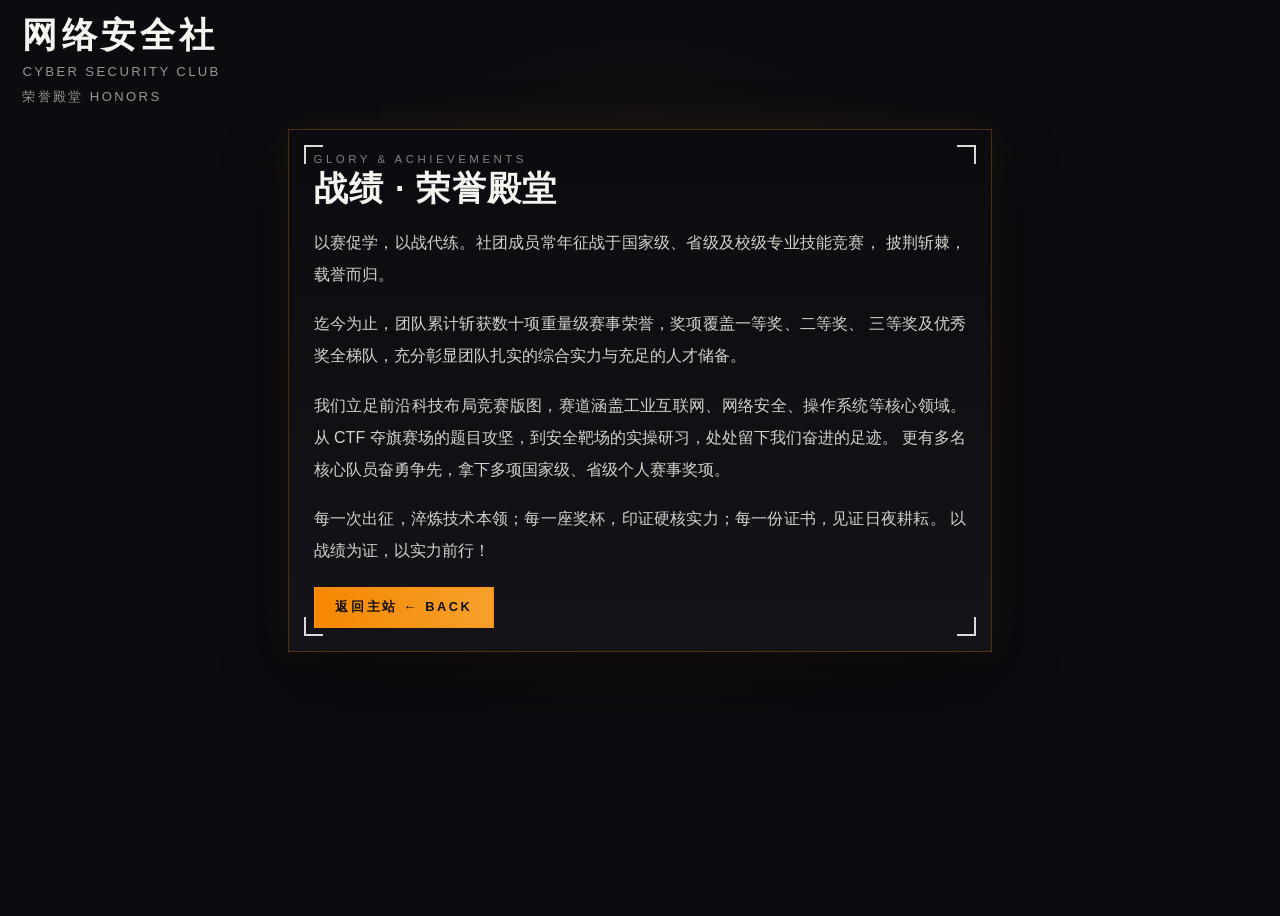
<file: honors.html>
<!DOCTYPE html>
<html lang="zh-CN">
  <head>
    <meta charset="UTF-8" />
    <meta name="viewport" content="width=device-width, initial-scale=1.0, viewport-fit=cover" />
    <meta name="theme-color" content="#0b0b10" />
    <meta name="description" content="网络安全社战绩荣誉殿堂：国家级、省级、校级赛事获奖与团队成员荣誉成果展示。" />
    <meta property="og:type" content="website" />
    <meta property="og:image" content="./assets/images/og-cover.jpg" />
    <meta property="og:title" content="战绩 · 荣誉殿堂 · 网络安全社" />
    <meta property="og:description" content="网络安全社战绩荣誉殿堂：国家级、省级、校级赛事获奖与团队成员荣誉成果展示。" />
    <link rel="icon" href="./assets/images/ui/logo/favicon.ico" />
    <link rel="manifest" href="./manifest.json" />
    <link rel="apple-touch-icon" href="./assets/images/ui/logo/favicon.ico" />
    <title>战绩 · 荣誉殿堂 · 网络安全社</title>
    <link rel="stylesheet" href="./src/styles/base.css?v=20260924b" />
    <link rel="stylesheet" href="./src/styles/direction.css?v=20260924c" />
    <style>
      /* 荣誉正文段落：标题下方逐段展示，风格与深色卡片一致 */
      .honor-body {
        margin-top: 1.4rem;
      }

      .honor-body p {
        margin: 0 0 1.1rem;
        font-size: 1rem;
        line-height: 2;
        text-align: justify;
        color: rgba(246, 244, 239, 0.85);
      }

      .honor-body p:last-child {
        margin-bottom: 0;
      }
    </style>
  </head>
  <body>
    <main class="direction-shell">
      <!-- 品牌标记：左上角，风格与主站一致 -->
      <header class="brand-mark">
        <p class="brand-mark__title">网络安全社</p>
        <div class="brand-mark__meta-wrap">
          <p class="brand-mark__meta">CYBER SECURITY CLUB</p>
          <p class="brand-mark__meta">荣誉殿堂 HONORS</p>
        </div>
      </header>

      <!-- 荣誉殿堂卡片：复用方向详情页的视觉风格 -->
      <section class="direction-card">
        <div class="direction-card__frame" aria-hidden="true">
          <span class="direction-card__corner direction-card__corner--tl"></span>
          <span class="direction-card__corner direction-card__corner--tr"></span>
          <span class="direction-card__corner direction-card__corner--bl"></span>
          <span class="direction-card__corner direction-card__corner--br"></span>
        </div>

        <div class="direction-card__content">
          <p class="direction-card__eyebrow">GLORY &amp; ACHIEVEMENTS</p>
          <h1 class="direction-card__title">战绩 · 荣誉殿堂</h1>

          <div class="honor-body">
            <p>
              以赛促学，以战代练。社团成员常年征战于国家级、省级及校级专业技能竞赛，
              披荆斩棘，载誉而归。
            </p>
            <p>
              迄今为止，团队累计斩获数十项重量级赛事荣誉，奖项覆盖一等奖、二等奖、
              三等奖及优秀奖全梯队，充分彰显团队扎实的综合实力与充足的人才储备。
            </p>
            <p>
              我们立足前沿科技布局竞赛版图，赛道涵盖工业互联网、网络安全、操作系统等核心领域。
              从 CTF 夺旗赛场的题目攻坚，到安全靶场的实操研习，处处留下我们奋进的足迹。
              更有多名核心队员奋勇争先，拿下多项国家级、省级个人赛事奖项。
            </p>
            <p>
              每一次出征，淬炼技术本领；每一座奖杯，印证硬核实力；每一份证书，见证日夜耕耘。
              以战绩为证，以实力前行！
            </p>
          </div>

          <a class="direction-card__back" href="./index.html">返回主站 ← BACK</a>
        </div>
      </section>
    </main>
    <script>
      /* 返回主站：若带 from 参数，回到进入前所在的栏目，否则回首页 */
      (function () {
        var btn = document.querySelector(".direction-card__back");
        if (!btn) return;
        var from = new URLSearchParams(window.location.search).get("from");
        if (from) btn.href = "index.html?from=" + encodeURIComponent(from);
      })();
    </script>
    <script>
      /* 回到顶部按钮（滚动一定距离后出现） */
      (function () {
        var btn = document.createElement("button");
        btn.type = "button";
        btn.className = "back-to-top";
        btn.setAttribute("aria-label", "回到顶部");
        btn.textContent = "↑";
        document.body.appendChild(btn);
        btn.addEventListener("click", function () { window.scrollTo({ top: 0, behavior: "smooth" }); });
        function upd() { btn.classList.toggle("is-show", window.scrollY > 300); }
        window.addEventListener("scroll", upd, { passive: true });
        upd();
      })();
    </script>
  </body>
</html>
</file>
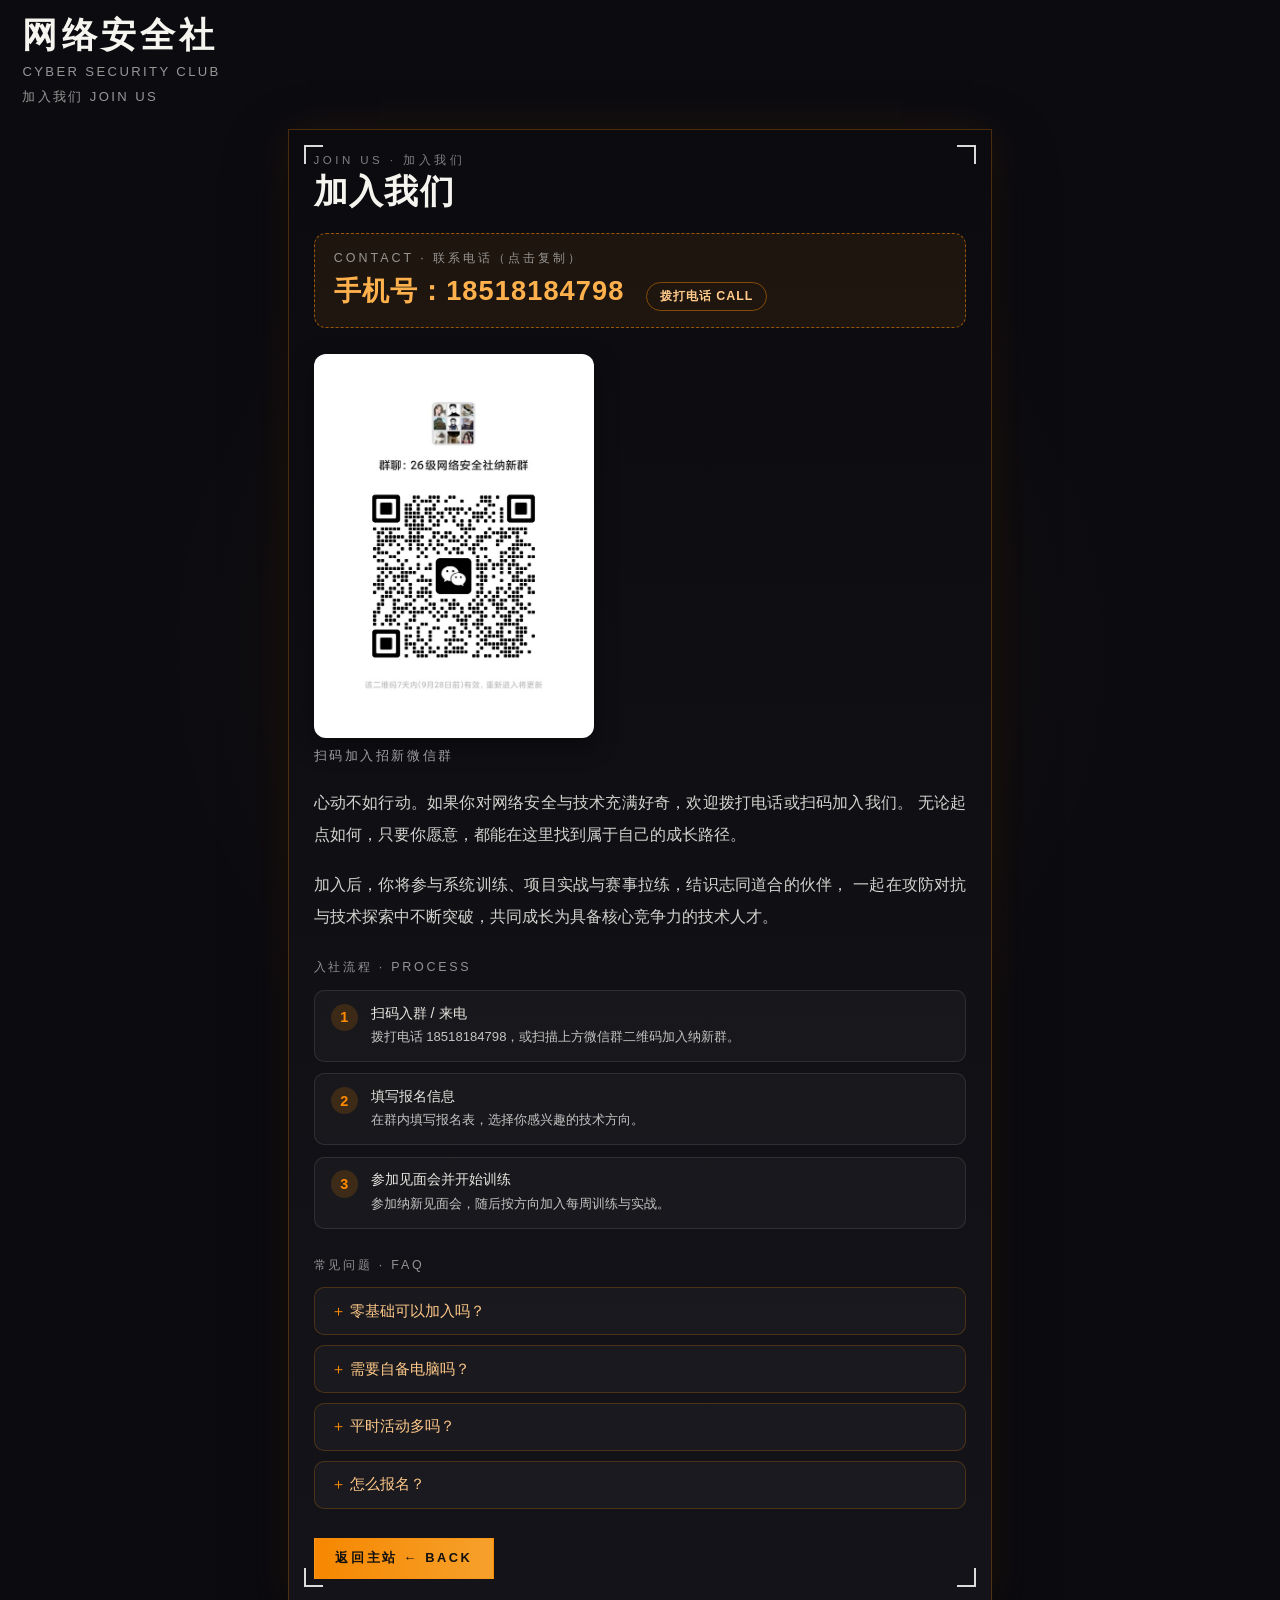
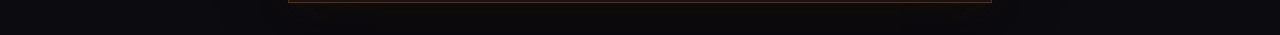
<file: join.html>
<!DOCTYPE html>
<html lang="zh-CN">
  <head>
    <meta charset="UTF-8" />
    <meta name="viewport" content="width=device-width, initial-scale=1.0, viewport-fit=cover" />
    <meta name="theme-color" content="#0b0b10" />
    <meta name="description" content="加入网络安全社：联系电话与招新微信群二维码，欢迎同学加入。" />
    <meta property="og:type" content="website" />
    <meta property="og:image" content="./assets/images/og-cover.jpg" />
    <meta property="og:title" content="加入我们 · 网络安全社" />
    <meta property="og:description" content="加入网络安全社：联系电话与招新微信群二维码，欢迎同学加入。" />
    <link rel="icon" href="./assets/images/ui/logo/favicon.ico" />
    <link rel="manifest" href="./manifest.json" />
    <link rel="apple-touch-icon" href="./assets/images/ui/logo/favicon.ico" />
    <title>加入我们 · 网络安全社</title>
    <link rel="stylesheet" href="./src/styles/base.css?v=20260924b" />
    <link rel="stylesheet" href="./src/styles/direction.css?v=20260924c" />
    <style>
      /* 正文段落：风格与深色卡片一致 */
      .honor-body {
        margin-top: 1.4rem;
      }

      .honor-body p {
        margin: 0 0 1.1rem;
        font-size: 1rem;
        line-height: 2;
        text-align: justify;
        color: rgba(246, 244, 239, 0.85);
      }

      .honor-body p:last-child {
        margin-bottom: 0;
      }

      /* 最上方的手机号信息：醒目强调 */
      .join-phone {
        margin-top: 1.6rem;
        padding: 1rem 1.2rem;
        border: 1px dashed rgba(255, 140, 0, 0.55);
        border-radius: 12px;
        font-family: var(--font-display);
        font-size: 1.7rem;
        font-weight: 700;
        letter-spacing: 0.04em;
        color: #ffb14d;
        background: rgba(255, 140, 0, 0.07);
      }

      .join-phone .join-phone__label {
        display: block;
        margin-bottom: 0.4rem;
        font-family: var(--font-body);
        font-size: 0.78rem;
        font-weight: 400;
        letter-spacing: 0.24em;
        color: rgba(255, 255, 255, 0.55);
      }

      /* 招新微信群二维码 */
      .join-qr {
        display: flex;
        flex-direction: column;
        align-items: flex-start;
        gap: 0.6rem;
        margin-top: 1.6rem;
      }

      .join-qr img {
        width: min(280px, 78vw); height: auto;
        padding: 0.6rem;
        background: #fff;
        border-radius: 12px;
        border: 1px solid rgba(255, 255, 255, 0.18);
        box-shadow: 0 8px 24px rgba(0, 0, 0, 0.35);
      }

      .join-qr__label {
        margin: 0;
        font-size: 0.8rem;
        letter-spacing: 0.2em;
        color: rgba(255, 255, 255, 0.6);
      }
      /* FAQ 折叠问答 */
      .faq { margin-top: 1.8rem; }
      .faq__title { margin: 0 0 0.8rem; font-size: 0.78rem; letter-spacing: 0.22em; color: rgba(255,255,255,0.55); }
      .faq__item { margin-bottom: 0.6rem; border: 1px solid rgba(255,140,0,0.22); border-radius: 10px; background: rgba(255,255,255,0.03); overflow: hidden; }
      .faq__item summary { padding: 0.85rem 1rem; cursor: pointer; font-size: 0.92rem; color: #ffc98a; list-style: none; }
      .faq__item summary::-webkit-details-marker { display: none; }
      .faq__item summary::before { content: "＋ "; color: #ff8c00; }
      .faq__item[open] summary::before { content: "－ "; }
      .faq__item p { margin: 0; padding: 0 1rem 0.9rem; font-size: 0.88rem; line-height: 1.8; color: rgba(246,244,239,0.82); }
      .join-phone__call { display: inline-block; margin-left: 0.8rem; padding: 0.3rem 0.8rem; border: 1px solid rgba(255,140,0,0.45); border-radius: 999px; color: #ffc98a; text-decoration: none; font-size: 0.78rem; letter-spacing: 0.08em; }
      .join-phone__call:hover { background: rgba(255,140,0,0.12); }
      /* 入社流程 */
      .steps { margin-top: 1.6rem; display: grid; gap: 0.7rem; }
      .steps__title { margin: 0 0 0.2rem; font-size: 0.78rem; letter-spacing: 0.22em; color: rgba(255,255,255,0.55); }
      .step { display: flex; gap: 0.8rem; align-items: flex-start; padding: 0.8rem 1rem; border: 1px solid rgba(255,255,255,0.1); border-radius: 10px; background: rgba(255,255,255,0.03); }
      .step__no { flex: 0 0 auto; width: 1.7rem; height: 1.7rem; display: grid; place-items: center; border-radius: 50%; background: rgba(255,140,0,0.16); color: #ff8c00; font-weight: 700; font-size: 0.9rem; }
      .step__t { font-size: 0.9rem; color: #e8e6df; }
      .step__d { margin: 0.2rem 0 0; font-size: 0.82rem; line-height: 1.7; color: rgba(246,244,239,0.78); }
    </style>
  </head>
  <body>
    <main class="direction-shell">
      <!-- 品牌标记：左上角，风格与主站一致 -->
      <header class="brand-mark">
        <p class="brand-mark__title">网络安全社</p>
        <div class="brand-mark__meta-wrap">
          <p class="brand-mark__meta">CYBER SECURITY CLUB</p>
          <p class="brand-mark__meta">加入我们 JOIN US</p>
        </div>
      </header>

      <!-- 加入页面：复用方向详情页的视觉风格 -->
      <section class="direction-card">
        <div class="direction-card__frame" aria-hidden="true">
          <span class="direction-card__corner direction-card__corner--tl"></span>
          <span class="direction-card__corner direction-card__corner--tr"></span>
          <span class="direction-card__corner direction-card__corner--bl"></span>
          <span class="direction-card__corner direction-card__corner--br"></span>
        </div>

        <div class="direction-card__content">
          <p class="direction-card__eyebrow">JOIN US · 加入我们</p>
          <h1 class="direction-card__title">加入我们</h1>

          <!-- 最上方联系方式：手机号 -->
          <div class="join-phone">
            <span class="join-phone__label">CONTACT · 联系电话（点击复制）</span>
            手机号：<span id="join-phone-num" style="cursor:pointer;">18518184798</span>
            <a class="join-phone__call" href="tel:18518184798">拨打电话 CALL</a>
          </div>

          <!-- 招新微信群二维码 -->
          <div class="join-qr">
            <img decoding="async" src="./assets/images/qrcode.jpg" alt="招新微信群二维码" />
            <p class="join-qr__label">扫码加入招新微信群</p>
          </div>

          <div class="honor-body">
            <p>
              心动不如行动。如果你对网络安全与技术充满好奇，欢迎拨打电话或扫码加入我们。
              无论起点如何，只要你愿意，都能在这里找到属于自己的成长路径。
            </p>
            <p>
              加入后，你将参与系统训练、项目实战与赛事拉练，结识志同道合的伙伴，
              一起在攻防对抗与技术探索中不断突破，共同成长为具备核心竞争力的技术人才。
            </p>
          </div>

          <div class="steps">
            <p class="steps__title">入社流程 · PROCESS</p>
            <div class="step"><span class="step__no">1</span><div><div class="step__t">扫码入群 / 来电</div><p class="step__d">拨打电话 18518184798，或扫描上方微信群二维码加入纳新群。</p></div></div>
            <div class="step"><span class="step__no">2</span><div><div class="step__t">填写报名信息</div><p class="step__d">在群内填写报名表，选择你感兴趣的技术方向。</p></div></div>
            <div class="step"><span class="step__no">3</span><div><div class="step__t">参加见面会并开始训练</div><p class="step__d">参加纳新见面会，随后按方向加入每周训练与实战。</p></div></div>
          </div>
          <div class="faq">
            <p class="faq__title">常见问题 · FAQ</p>
            <details class="faq__item">
              <summary>零基础可以加入吗？</summary>
              <p>当然可以。我们有入门阶段的系统培训，从基础讲起，带你一步步上手。</p>
            </details>
            <details class="faq__item">
              <summary>需要自备电脑吗？</summary>
              <p>建议自带笔记本电脑，方便动手实践；社团也会提供实验环境与靶场。</p>
            </details>
            <details class="faq__item">
              <summary>平时活动多吗？</summary>
              <p>每周固定训练，另有竞赛、分享会与赛事拉练，自愿参加、按兴趣投入。</p>
            </details>
            <details class="faq__item">
              <summary>怎么报名？</summary>
              <p>拨打上方手机号，或扫描微信群二维码入群，学长学姐会带你完成报名。</p>
            </details>
          </div>
          <a class="direction-card__back" href="./index.html">返回主站 ← BACK</a>
        </div>
      </section>
    </main>
    <script>
      /* 返回主站：若带 from 参数，回到进入前所在的栏目，否则回首页 */
      (function () {
        var btn = document.querySelector(".direction-card__back");
        if (!btn) return;
        var from = new URLSearchParams(window.location.search).get("from");
        if (from) btn.href = "index.html?from=" + encodeURIComponent(from);
      })();
    </script>
    <script>
      /* 点击手机号复制到剪贴板 */
      (function () {
        var num = document.getElementById("join-phone-num");
        if (!num) return;
        num.title = "点击复制手机号";
        num.addEventListener("click", function () {
          var text = num.textContent.trim();
          if (navigator.clipboard) {
            navigator.clipboard.writeText(text).then(function () {
              var old = num.textContent;
              num.textContent = "已复制 ✓";
              setTimeout(function () { num.textContent = old; }, 1200);
            }).catch(function () {});
          }
        });
      })();
    </script>
    <script>
      /* 回到顶部按钮（滚动一定距离后出现） */
      (function () {
        var btn = document.createElement("button");
        btn.type = "button";
        btn.className = "back-to-top";
        btn.setAttribute("aria-label", "回到顶部");
        btn.textContent = "↑";
        document.body.appendChild(btn);
        btn.addEventListener("click", function () { window.scrollTo({ top: 0, behavior: "smooth" }); });
        function upd() { btn.classList.toggle("is-show", window.scrollY > 300); }
        window.addEventListener("scroll", upd, { passive: true });
        upd();
      })();
    </script>
  </body>
</html>
</file>
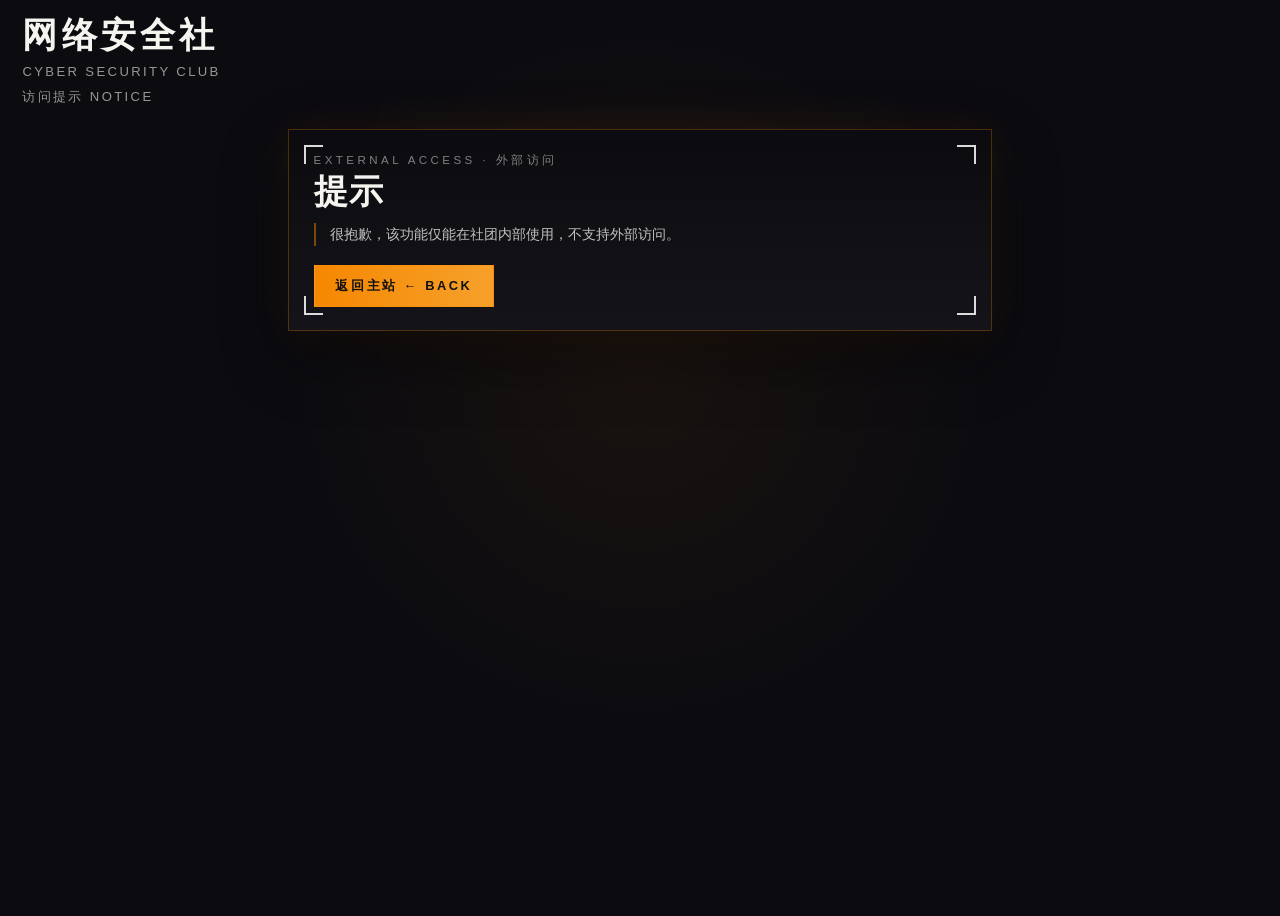
<file: notice.html>
<!DOCTYPE html>
<html lang="zh-CN">
  <head>
    <meta charset="UTF-8" />
    <meta name="viewport" content="width=device-width, initial-scale=1.0, viewport-fit=cover" />
    <meta name="theme-color" content="#0b0b10" />
    <meta name="description" content="访问提示：该功能仅限社团内部使用。" />
    <meta property="og:type" content="website" />
    <meta property="og:image" content="./assets/images/og-cover.jpg" />
    <meta property="og:title" content="访问提示 · 网络安全社" />
    <meta property="og:description" content="访问提示：该功能仅限社团内部使用。" />
    <link rel="icon" href="./assets/images/ui/logo/favicon.ico" />
    <link rel="manifest" href="./manifest.json" />
    <link rel="apple-touch-icon" href="./assets/images/ui/logo/favicon.ico" />
    <title>访问提示 · 网络安全社</title>
    <link rel="stylesheet" href="./src/styles/base.css?v=20260924b" />
    <link rel="stylesheet" href="./src/styles/direction.css?v=20260924c" />
  </head>
  <body>
    <main class="direction-shell">
      <!-- 品牌标记：左上角，风格与主站一致 -->
      <header class="brand-mark">
        <p class="brand-mark__title">网络安全社</p>
        <div class="brand-mark__meta-wrap">
          <p class="brand-mark__meta">CYBER SECURITY CLUB</p>
          <p class="brand-mark__meta">访问提示 NOTICE</p>
        </div>
      </header>

      <!-- 提示卡片：复用方向详情页的视觉风格 -->
      <section class="direction-card">
        <div class="direction-card__frame" aria-hidden="true">
          <span class="direction-card__corner direction-card__corner--tl"></span>
          <span class="direction-card__corner direction-card__corner--tr"></span>
          <span class="direction-card__corner direction-card__corner--bl"></span>
          <span class="direction-card__corner direction-card__corner--br"></span>
        </div>

        <div class="direction-card__content">
          <p class="direction-card__eyebrow">EXTERNAL ACCESS · 外部访问</p>
          <h1 class="direction-card__title">提示</h1>
          <p class="direction-card__quote">
            很抱歉，该功能仅能在社团内部使用，不支持外部访问。
          </p>
          <a class="direction-card__back" href="./index.html">返回主站 ← BACK</a>
        </div>
      </section>
    </main>
    <script>
      /* 返回主站：若带 from 参数，回到进入前所在的栏目，否则回首页 */
      (function () {
        var btn = document.querySelector(".direction-card__back");
        if (!btn) return;
        var from = new URLSearchParams(window.location.search).get("from");
        if (from) btn.href = "index.html?from=" + encodeURIComponent(from);
      })();
    </script>
    <script>
      /* 回到顶部按钮（滚动一定距离后出现） */
      (function () {
        var btn = document.createElement("button");
        btn.type = "button";
        btn.className = "back-to-top";
        btn.setAttribute("aria-label", "回到顶部");
        btn.textContent = "↑";
        document.body.appendChild(btn);
        btn.addEventListener("click", function () { window.scrollTo({ top: 0, behavior: "smooth" }); });
        function upd() { btn.classList.toggle("is-show", window.scrollY > 300); }
        window.addEventListener("scroll", upd, { passive: true });
        upd();
      })();
    </script>
  </body>
</html>
</file>
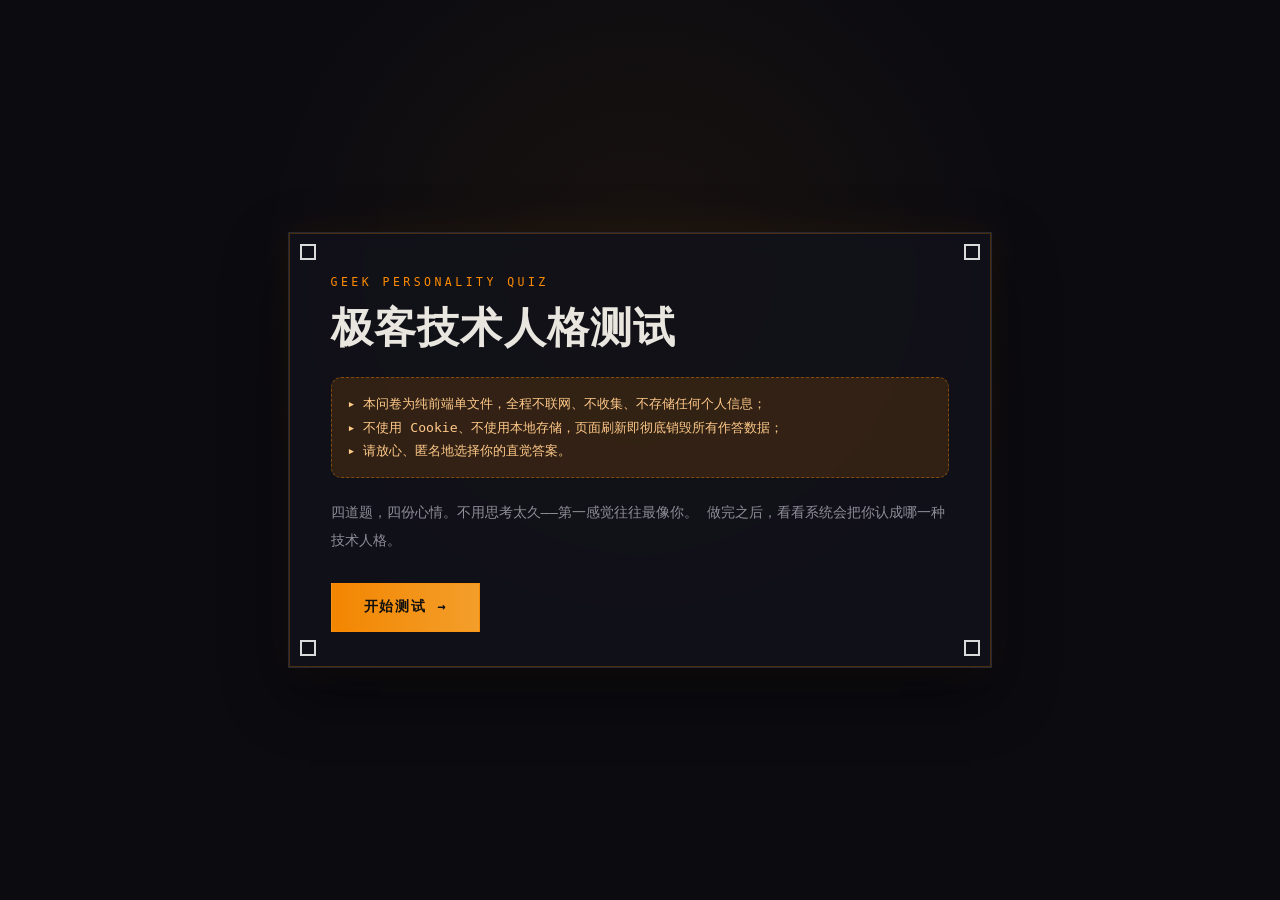
<file: quiz.html>
<!DOCTYPE html>
<html lang="zh-CN">
<head>
<meta charset="UTF-8">
<meta name="viewport" content="width=device-width, initial-scale=1.0, viewport-fit=cover" />
    <meta name="theme-color" content="#0b0b10" />
    <meta name="description" content="极客技术人格测试：四道趣味题，测出你的技术人格画像。" />
    <meta property="og:type" content="website" />
    <meta property="og:image" content="./assets/images/og-cover.jpg" />
    <meta property="og:title" content="极客技术人格测试 · 网络安全社" />
    <meta property="og:description" content="极客技术人格测试：四道趣味题，测出你的技术人格画像。" />
    <link rel="icon" href="./assets/images/ui/logo/favicon.ico" />
    <link rel="manifest" href="./manifest.json" />
    <link rel="apple-touch-icon" href="./assets/images/ui/logo/favicon.ico" />
<title>极客技术人格测试 · 网络安全社</title>
<!-- =========================================================================
  单文件问卷页（quiz.html）
  - 纯前端、零依赖、无后端请求、不使用 localStorage / cookie。
  - 页面刷新即销毁全部状态，作答过程完全不采集任何个人信息。
  - 双击该文件即可在浏览器中直接运行。
  ========================================================================= -->
<style>
  /* —— 全局：黑灰暗色 · 极客终端风 —— */
  * { margin: 0; padding: 0; box-sizing: border-box; }

  :root {
    --bg: #0b0b10;
    --bg-soft: #12121a;
    --panel: rgba(18, 18, 26, 0.86);
    --line: rgba(255, 255, 255, 0.1);
    --accent: #ff8c00;
    --accent-soft: rgba(255, 140, 0, 0.14);
    --text: #e8e6df;
    --muted: #8f8d97;
    --mono: "Consolas", "Menlo", "SFMono-Regular", monospace;
  }

  html, body {
    min-height: 100%;
    background:
      radial-gradient(circle at 50% 30%, rgba(255, 140, 0, 0.06), transparent 46%),
      var(--bg);
    color: var(--text);
    font-family: var(--mono);
    -webkit-font-smoothing: antialiased;
  }

  .shell {
    min-height: 100vh;
    display: flex;
    align-items: center;
    justify-content: center;
    padding: 2rem 1.2rem;
  }

  .screen {
    width: min(44rem, 100%);
    padding: 2.6rem 2.6rem 2.2rem;
    position: relative;
    background: var(--panel);
    border: 1px solid var(--line);
    box-shadow: 0 24px 60px rgba(0, 0, 0, 0.45), 0 0 34px rgba(255, 140, 0, 0.07);
    backdrop-filter: blur(10px);
  }

  .screen::before {
    content: "";
    position: absolute;
    inset: 0;
    border: 1px solid rgba(255, 140, 0, 0.24);
    pointer-events: none;
  }

  /* 四角装饰 */
  .screen .corner {
    position: absolute;
    width: 1rem;
    height: 1rem;
    border: 2px solid rgba(255, 255, 255, 0.85);
  }
  .corner--tl { top: .7rem; left: .7rem; border-width: 2px 0 0 2px; }
  .corner--tr { top: .7rem; right: .7rem; border-width: 2px 2px 0 0; }
  .corner--bl { bottom: .7rem; left: .7rem; border-width: 0 0 2px 2px; }
  .corner--br { right: .7rem; bottom: .7rem; border-width: 0 2px 2px 0; }

  .hidden { display: none; }

  .kicker {
    font-size: 0.72rem;
    letter-spacing: 0.3em;
    color: var(--accent);
    text-transform: uppercase;
  }

  h1, h2 { font-weight: 700; letter-spacing: 0.03em; }
  h1 { font-size: clamp(1.8rem, 4.5vw, 2.6rem); margin-top: 0.7rem; }
  h2 { font-size: clamp(1.2rem, 3vw, 1.6rem); margin-top: 1.2rem; line-height: 1.5; }

  .privacy {
    margin-top: 1.3rem;
    padding: 0.9rem 1rem;
    border: 1px dashed rgba(255, 140, 0, 0.4);
    border-radius: 10px;
    background: var(--accent-soft);
    color: #ffc98a;
    font-size: 0.82rem;
    line-height: 1.8;
  }

  .desc {
    margin-top: 1.3rem;
    color: var(--muted);
    font-size: 0.9rem;
    line-height: 1.9;
  }

  /* —— 按钮 —— */
  .btn {
    display: inline-block;
    margin-top: 1.8rem;
    padding: 0.9rem 2rem;
    border: 1px solid rgba(255, 140, 0, 0.45);
    background: linear-gradient(90deg, rgba(255, 140, 0, 0.95), rgba(255, 166, 44, 0.95));
    color: #101010;
    font-family: var(--mono);
    font-size: 0.85rem;
    font-weight: 700;
    letter-spacing: 0.14em;
    cursor: pointer;
    transition: transform 0.3s, box-shadow 0.3s;
  }
  .btn:hover, .btn:focus-visible {
    transform: translateY(-2px);
    box-shadow: 0 14px 28px rgba(0, 0, 0, 0.3), 0 0 24px rgba(255, 140, 0, 0.22);
  }
  .btn--ghost {
    background: transparent;
    color: var(--text);
    border-color: var(--line);
  }
  .btn--ghost:hover { color: var(--accent); border-color: rgba(255, 140, 0, 0.4); }

  /* —— 进度 —— */
  .progress {
    height: 6px;
    background: rgba(255, 255, 255, 0.08);
    border-radius: 99px;
    overflow: hidden;
  }
  .progress__bar {
    height: 100%;
    width: 0%;
    background: linear-gradient(90deg, #ff8c00, #ffb14d);
    border-radius: 99px;
    transition: width 0.4s ease;
  }

  .q-count {
    margin-top: 1rem;
    font-size: 0.7rem;
    letter-spacing: 0.26em;
    color: var(--muted);
  }

  /* —— 选项 —— */
  .options { display: flex; flex-direction: column; gap: 0.8rem; margin-top: 1.4rem; }
  .opt {
    text-align: left;
    padding: 1rem 1.1rem;
    background: rgba(255, 255, 255, 0.035);
    border: 1px solid var(--line);
    color: var(--text);
    font-family: var(--mono);
    font-size: 0.9rem;
    line-height: 1.7;
    cursor: pointer;
    transition: border-color 0.25s, background 0.25s, transform 0.25s;
  }
  .opt:hover, .opt:focus-visible { border-color: rgba(255, 140, 0, 0.55); background: var(--accent-soft); transform: translateX(4px); }
  .opt.is-selected { border-color: var(--accent); background: var(--accent-soft); }

  .opt .opt__type {
    display: inline-block;
    margin-right: 0.7rem;
    padding: 0.1rem 0.45rem;
    font-size: 0.62rem;
    letter-spacing: 0.12em;
    border: 1px solid rgba(255, 140, 0, 0.45);
    border-radius: 4px;
    color: #ffc98a;
    vertical-align: middle;
  }

  .opt__type.is-lock { display: none; }

  /* —— 结果 —— */
  .result-type {
    margin-top: 1.4rem;
    font-size: 0.85rem;
    letter-spacing: 0.22em;
    color: var(--accent);
  }
  .result-text {
    margin-top: 1.2rem;
    font-size: 0.95rem;
    line-height: 2;
    color: rgba(232, 230, 223, 0.92);
    text-align: justify;
  }
  .result-actions {
    display: flex;
    align-items: center;
    justify-content: space-between;  /* 「再测一次」靠左，「返回主站」靠右 */
    gap: 0.8rem;
    flex-wrap: wrap;
    margin-top: 1.8rem;
  }
  .result-actions .btn { margin-top: 0; }

  @media (max-height: 560px) {
    .screen { padding: 1.3rem 1.5rem; }
    h1 { font-size: 1.5rem; margin-top: 0.3rem; }
    h2 { font-size: 1.05rem; margin-top: 0.6rem; line-height: 1.4; }
    .privacy { margin-top: 0.7rem; padding: 0.55rem 0.8rem; font-size: 0.74rem; line-height: 1.6; }
    .desc { margin-top: 0.8rem; font-size: 0.82rem; line-height: 1.6; }
    .options { gap: 0.5rem; margin-top: 0.9rem; }
    .opt { padding: 0.6rem 0.8rem; font-size: 0.82rem; }
    .result-text { margin-top: 0.9rem; font-size: 0.85rem; line-height: 1.75; }
    .result-type { margin-top: 0.8rem; }
  }

  @media (max-width: 640px) {    .screen { padding: 1.8rem 1.3rem 1.5rem; }
    .opt { font-size: 0.85rem; }
  }
  .back-to-top { position: fixed; right: 1rem; bottom: 1.2rem; z-index: 20; width: 44px; height: 44px; border-radius: 50%; border: 1px solid rgba(255,140,0,0.5); background: rgba(18,18,26,0.88); color: #ff8c00; font-size: 1.25rem; cursor: pointer; opacity: 0; visibility: hidden; transition: 0.3s; }
  .back-to-top.is-show { opacity: 1; visibility: visible; }
</style>
</head>
<body>
  <div class="shell">

    <!-- ============ 欢迎屏 ============ -->
    <section class="screen" id="screen-welcome">
      <span class="corner corner--tl"></span><span class="corner corner--tr"></span>
      <span class="corner corner--bl"></span><span class="corner corner--br"></span>
      <p class="kicker">GEEK PERSONALITY QUIZ</p>
      <h1>极客技术人格测试</h1>
      <div class="privacy">
        ▸ 本问卷为纯前端单文件，全程不联网、不收集、不存储任何个人信息；<br>
        ▸ 不使用 Cookie、不使用本地存储，页面刷新即彻底销毁所有作答数据；<br>
        ▸ 请放心、匿名地选择你的直觉答案。
      </div>
      <p class="desc">
        四道题，四份心情。不用思考太久——第一感觉往往最像你。
        做完之后，看看系统会把你认成哪一种技术人格。
      </p>
      <button type="button" class="btn" id="btn-start">开始测试 →</button>
    </section>

    <!-- ============ 答题屏 ============ -->
    <section class="screen hidden" id="screen-quiz">
      <span class="corner corner--tl"></span><span class="corner corner--tr"></span>
      <span class="corner corner--bl"></span><span class="corner corner--br"></span>
      <div class="progress"><div class="progress__bar" id="progress-bar"></div></div>
      <p class="q-count" id="q-count">QUESTION 1 / 4</p>
      <h2 id="q-title"></h2>
      <div class="options" id="options"></div>
    </section>

    <!-- ============ 结果屏 ============ -->
    <section class="screen hidden" id="screen-result">
      <span class="corner corner--tl"></span><span class="corner corner--tr"></span>
      <span class="corner corner--bl"></span><span class="corner corner--br"></span>
      <p class="kicker">YOUR TECH PERSONA</p>
      <h1 id="result-title"></h1>
      <p class="result-type" id="result-type"></p>
      <p class="result-text" id="result-text"></p>
      <div class="result-actions">
        <button type="button" class="btn" id="btn-retest">再测一次 ↺</button>
        <a class="btn btn--ghost" href="index.html" id="quiz-back">返回主站 ←</a>
      </div>
    </section>

  </div>

<script>
/* =========================================================================
 * 极客技术人格测试 —— 交互逻辑
 * 纯内存运行：所有状态仅存在 JS 变量里，刷新页面即全部销毁。
 * ========================================================================= */

/* —— 题目：每题四个选项，分别对应四种技术人格（SEC / DEV / REV / CRY） —— */
const QUESTIONS = [
  {
    title: "深夜收到一封来路不明的加密文件，你的第一反应是？",
    options: [
      { label: "先分析它的格式，试试有没有弱加密或注入点", type: "SEC" },
      { label: "写个脚本批量解析，自动化处理一下",          type: "DEV" },
      { label: "用调试器跟进去，看它运行时到底怎么解密",    type: "REV" },
      { label: "推演一下加密方案，猜猜用的是哪种算法",      type: "CRY" },
    ],
  },
  {
    title: "想给社团做个小工具，你最想做哪种？",
    options: [
      { label: "能自动扫端口、挖漏洞的渗透小助手", type: "SEC" },
      { label: "一键部署、界面清爽的自动化构建器", type: "DEV" },
      { label: "能脱壳、分析 App 的逆向利器",      type: "REV" },
      { label: "各种加解密算法一把梭的工具箱",      type: "CRY" },
    ],
  },
  {
    title: "打开一个开源项目，你最想先看哪部分？",
    options: [
      { label: "有没有危险的输入点、注入和越权",    type: "SEC" },
      { label: "架构怎么分层，代码组织得清不清晰",  type: "DEV" },
      { label: "编译产物与底层实现，能不能反编译",  type: "REV" },
      { label: "核心算法与数学逻辑，推演一下复杂度", type: "CRY" },
    ],
  },
  {
    title: "周末社团打 CTF，你最想坐哪一题？",
    options: [
      { label: "Web / 渗透题，找漏洞拿 flag",  type: "SEC" },
      { label: "Misc / 编程题，写脚本跑出答案", type: "DEV" },
      { label: "逆向题，对着二进制死磕到底",    type: "REV" },
      { label: "密码学题，解数学谜题",          type: "CRY" },
    ],
  },
];

/* —— 四种技术人格画像文案（自然段，无列表符号，200~300 字） —— */
const PERSONAS = {
  SEC: {
    title: "安全 · 渗透",
    type: "SEC · PENTESTER",
    text:
      "你骨子里装着一台永不停歇的雷达。面对任何系统，你总忍不住琢磨它的边界在哪、哪道防线背后藏着没人发现的裂缝。你享受在密密麻麻的请求与响应里突然揪出一丝异常的爽感，像深夜的猎人，听见林间最细微的响动。放心，这份问卷纯匿名、不存不留，刷新即销毁，像一次从未发生过的握手。沿着好奇心继续走吧：从第一个注入点，到属于你自己的第一份渗透笔记，每一次踩坑都在替你的直觉校准准星。攻防是技术，更是耐心、好奇心与想象力的合谋。愿你永远保留那股把不可能翻过来看看的劲头，在0和1的旷野里，做最先听见信号的那个人。",
  },
  DEV: {
    title: "开发 · 自动化",
    type: "DEV · BUILDER",
    text:
      "你是那种能把一堆零散需求编译成优雅工程的人。别人看见乱糟糟的代码，你看到的是可以拆分、组合、再自动化的流水线。你享受按下运行键、看着一切丝滑跑通的瞬间，也享受把重复劳动丢给脚本的偷懒智慧，毕竟懒是程序员的第一生产力。放心，这份问卷跑完即焚，不留任何记录，像一段用完就删的临时变量。继续打磨这身手艺吧，架构、工具链、可维护性，是让你从能跑走向跑得漂亮的分水岭。所有伟大的架构，都始于一次勇敢的编译。愿你写下的每一行都有人读懂，也都各有存在的意义，最终汇成属于你自己的星海长路。",
  },
  REV: {
    title: "底层 · 逆向",
    type: "REV · REVERSE ENGINEER",
    text:
      "你是那种面对黑盒从不满足于能用就行的家伙。你总想掀开盖子，看看里面究竟怎么转。别人看到一堆乱码，你看到的是堆栈、寄存器，和一段段被刻意藏起来的真实意图。你享受从晦涩的字节流里还原真相、让哑巴程序开口说话的瞬间，像程序世界里的法医。放心，这份问卷完全匿名、刷新即销毁，不会留下你的一字节。继续往下走：从第一条反汇编指令，到亲手脱下第一个壳，你在无数个夜里攒下的耐心，终会让你看见别人看不见的风景。程序没有秘密，只有还没被读懂的故事。愿你保持拆解的勇气与还原的敏锐，在0和1的深海里，捞起属于你的宝藏。",
  },
  CRY: {
    title: "算法 · 密码",
    type: "CRY · MATHEMATICIAN",
    text:
      "你是那个看见数学公式会眼睛发亮的人。别人眼中枯燥的符号，是你手里解锁世界的钥匙。你享受破解降临的瞬间，当无序的密文在你推演的规律下轰然倒塌，露出原本的面目，那种感觉就像亲手驯服了一头野兽。别担心，这页问卷不会收集任何东西，它像一张一次性的便签，看完就被撕得粉碎。请继续钻研你的数论与算法，从一次同余运算，到真正的格密码，每一个看似无解的谜题，都在悄悄喂大你的能力。密码学的浪漫在于，你算得越深，离真相越近。愿你在数字的迷宫里乐此不疲，用数学的利刃斩开一扇扇紧闭的门，抵达只属于你的那片星光。",
  },
};

/* —— 运行状态（仅内存，刷新即销毁） —— */
let current = 0;
const scores = { SEC: 0, DEV: 0, REV: 0, CRY: 0 };

const el = {
  welcome: document.getElementById("screen-welcome"),
  quiz: document.getElementById("screen-quiz"),
  result: document.getElementById("screen-result"),
  bar: document.getElementById("progress-bar"),
  count: document.getElementById("q-count"),
  qTitle: document.getElementById("q-title"),
  options: document.getElementById("options"),
  rTitle: document.getElementById("result-title"),
  rType: document.getElementById("result-type"),
  rText: document.getElementById("result-text"),
};

/* —— 屏幕切换 —— */
function show(screen) {
  el.welcome.classList.toggle("hidden", screen !== "welcome");
  el.quiz.classList.toggle("hidden", screen !== "quiz");
  el.result.classList.toggle("hidden", screen !== "result");
}

/* —— 渲染当前题 —— */
function renderQuestion() {
  const q = QUESTIONS[current];
  el.count.textContent = "QUESTION " + (current + 1) + " / " + QUESTIONS.length;
  el.bar.style.width = ((current / QUESTIONS.length) * 100) + "%";
  el.qTitle.textContent = q.title;
  el.options.innerHTML = "";

  q.options.forEach((opt, i) => {
    const btn = document.createElement("button");
    btn.className = "opt";
    btn.innerHTML = '<span class="opt__type">' + opt.type + "</span>" + opt.label;
    btn.addEventListener("click", () => {
      // 记录选择（只存内存，刷新即销毁）
      scores[opt.type] += 1;
      btn.classList.add("is-selected");
      btn.disabled = true;
      // 极客反馈：短暂停顿后进入下一题
      setTimeout(() => {
        current += 1;
        if (current < QUESTIONS.length) {
          renderQuestion();
        } else {
          showResult();
        }
      }, 320);
    });
    el.options.appendChild(btn);
  });
}

/* —— 结果：统计最高分的画像 —— */
function showResult() {
  const order = ["SEC", "DEV", "REV", "CRY"];
  let best = order[0];
  for (const key of order) {
    if (scores[key] > scores[best]) best = key;
  }
  const p = PERSONAS[best];
  el.bar.style.width = "100%";
  el.rTitle.textContent = p.title;
  el.rType.textContent = p.type;
  el.rText.textContent = p.text;
  show("result");
}

/* —— 事件绑定 —— */
document.getElementById("btn-start").addEventListener("click", () => {
  current = 0;
  scores.SEC = scores.DEV = scores.REV = scores.CRY = 0;
  renderQuestion();
  show("quiz");
});

document.getElementById("btn-retest").addEventListener("click", () => {
  current = 0;
  scores.SEC = scores.DEV = scores.REV = scores.CRY = 0;
  renderQuestion();
  show("quiz");
});

/* 返回主站：带 from 参数时回到进入前所在的栏目（如首页），否则回 index.html */
(function () {
  var btn = document.getElementById("quiz-back");
  if (!btn) return;
  var from = new URLSearchParams(window.location.search).get("from");
  if (from) btn.href = "index.html?from=" + encodeURIComponent(from);
})();
</script>
<script>
  (function () {
    var btn = document.createElement("button");
    btn.type = "button"; btn.className = "back-to-top"; btn.setAttribute("aria-label", "回到顶部"); btn.textContent = "↑";
    document.body.appendChild(btn);
    btn.addEventListener("click", function () { window.scrollTo({ top: 0, behavior: "smooth" }); });
    function upd() { btn.classList.toggle("is-show", window.scrollY > 300); }
    window.addEventListener("scroll", upd, { passive: true }); upd();
  })();
</script>
</body>
</html>
</file>
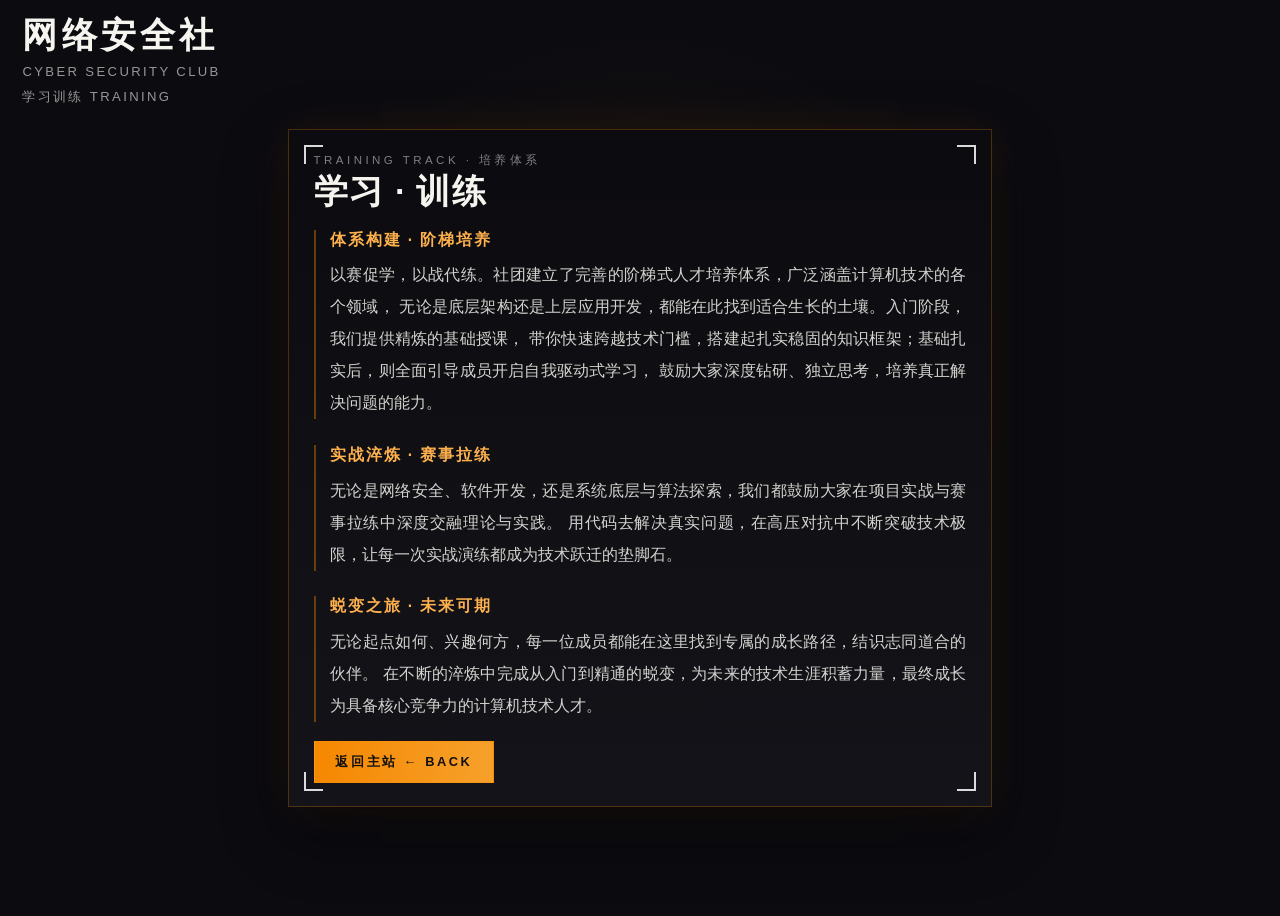
<file: training.html>
<!DOCTYPE html>
<html lang="zh-CN">
  <head>
    <meta charset="UTF-8" />
    <meta name="viewport" content="width=device-width, initial-scale=1.0, viewport-fit=cover" />
    <meta name="theme-color" content="#0b0b10" />
    <meta name="description" content="网络安全社培养体系：阶梯式培养、项目实战与赛事拉练，从入门到精通的成长路径。" />
    <meta property="og:type" content="website" />
    <meta property="og:image" content="./assets/images/og-cover.jpg" />
    <meta property="og:title" content="学习 · 训练安排 · 网络安全社" />
    <meta property="og:description" content="网络安全社培养体系：阶梯式培养、项目实战与赛事拉练，从入门到精通的成长路径。" />
    <link rel="icon" href="./assets/images/ui/logo/favicon.ico" />
    <link rel="manifest" href="./manifest.json" />
    <link rel="apple-touch-icon" href="./assets/images/ui/logo/favicon.ico" />
    <title>学习 · 训练安排 · 网络安全社</title>
    <link rel="stylesheet" href="./src/styles/base.css?v=20260924b" />
    <link rel="stylesheet" href="./src/styles/direction.css?v=20260924c" />
    <style>
      /* 正文段落：标题下方逐段展示，风格与深色卡片一致 */
      .honor-body {
        margin-top: 1.4rem;
      }

      .honor-body p {
        margin: 0;
        font-size: 1rem;
        line-height: 2;
        text-align: justify;
        color: rgba(246, 244, 239, 0.85);
      }

      /* 每个培养阶段的区块：小标题（橙色）+ 段落 */
      .honor-section {
        margin-bottom: 1.6rem;
        padding-left: 0.9rem;
        border-left: 2px solid rgba(255, 140, 0, 0.38);
      }

      .honor-section:last-child {
        margin-bottom: 0;
      }

      .honor-section__title {
        margin: 0 0 0.55rem;
        font-size: 0.98rem;
        font-weight: 700;
        letter-spacing: 0.12em;
        color: #ffb14d;
      }
    </style>
  </head>
  <body>
    <main class="direction-shell">
      <!-- 品牌标记：左上角，风格与主站一致 -->
      <header class="brand-mark">
        <p class="brand-mark__title">网络安全社</p>
        <div class="brand-mark__meta-wrap">
          <p class="brand-mark__meta">CYBER SECURITY CLUB</p>
          <p class="brand-mark__meta">学习训练 TRAINING</p>
        </div>
      </header>

      <!-- 学习训练卡片：复用方向详情页的视觉风格 -->
      <section class="direction-card">
        <div class="direction-card__frame" aria-hidden="true">
          <span class="direction-card__corner direction-card__corner--tl"></span>
          <span class="direction-card__corner direction-card__corner--tr"></span>
          <span class="direction-card__corner direction-card__corner--bl"></span>
          <span class="direction-card__corner direction-card__corner--br"></span>
        </div>

        <div class="direction-card__content">
          <p class="direction-card__eyebrow">TRAINING TRACK · 培养体系</p>
          <h1 class="direction-card__title">学习 · 训练</h1>

          <div class="honor-body">
            <div class="honor-section">
              <h2 class="honor-section__title">体系构建 · 阶梯培养</h2>
              <p>
                以赛促学，以战代练。社团建立了完善的阶梯式人才培养体系，广泛涵盖计算机技术的各个领域，
                无论是底层架构还是上层应用开发，都能在此找到适合生长的土壤。入门阶段，我们提供精炼的基础授课，
                带你快速跨越技术门槛，搭建起扎实稳固的知识框架；基础扎实后，则全面引导成员开启自我驱动式学习，
                鼓励大家深度钻研、独立思考，培养真正解决问题的能力。
              </p>
            </div>
            <div class="honor-section">
              <h2 class="honor-section__title">实战淬炼 · 赛事拉练</h2>
              <p>
                无论是网络安全、软件开发，还是系统底层与算法探索，我们都鼓励大家在项目实战与赛事拉练中深度交融理论与实践。
                用代码去解决真实问题，在高压对抗中不断突破技术极限，让每一次实战演练都成为技术跃迁的垫脚石。
              </p>
            </div>
            <div class="honor-section">
              <h2 class="honor-section__title">蜕变之旅 · 未来可期</h2>
              <p>
                无论起点如何、兴趣何方，每一位成员都能在这里找到专属的成长路径，结识志同道合的伙伴。
                在不断的淬炼中完成从入门到精通的蜕变，为未来的技术生涯积蓄力量，最终成长为具备核心竞争力的计算机技术人才。
              </p>
            </div>
          </div>

          <a class="direction-card__back" href="./index.html">返回主站 ← BACK</a>
        </div>
      </section>
    </main>
    <script>
      /* 返回主站：若带 from 参数，回到进入前所在的栏目，否则回首页 */
      (function () {
        var btn = document.querySelector(".direction-card__back");
        if (!btn) return;
        var from = new URLSearchParams(window.location.search).get("from");
        if (from) btn.href = "index.html?from=" + encodeURIComponent(from);
      })();
    </script>
    <script>
      /* 回到顶部按钮（滚动一定距离后出现） */
      (function () {
        var btn = document.createElement("button");
        btn.type = "button";
        btn.className = "back-to-top";
        btn.setAttribute("aria-label", "回到顶部");
        btn.textContent = "↑";
        document.body.appendChild(btn);
        btn.addEventListener("click", function () { window.scrollTo({ top: 0, behavior: "smooth" }); });
        function upd() { btn.classList.toggle("is-show", window.scrollY > 300); }
        window.addEventListener("scroll", upd, { passive: true });
        upd();
      })();
    </script>
  </body>
</html>
</file>
<file: src/styles/base.css>
:root {
  --color-bg: #e8e8e8;
  --color-surface: #f5f5f2;
  --color-text: #111111;
  --color-muted: #696969;
  --color-accent: #ff8c00;
  --color-shadow: rgba(255, 140, 0, 0.24);
  --color-shadow-soft: rgba(255, 255, 255, 0.48);
  --ease-standard: cubic-bezier(0.4, 0, 0.2, 1);
  --font-display: "Bahnschrift", "Segoe UI", sans-serif;
  --font-body: "Microsoft YaHei", "PingFang SC", sans-serif;
}

* {
  box-sizing: border-box;
}

html {
  /* 阻止部分移动内核（iOS/华为等）在横屏/小屏下自动放大正文字号，
     避免文字被撑大后溢出容器、出现“看不见/被裁”的情况 */
  -webkit-text-size-adjust: 100%;
  text-size-adjust: 100%;
}

html,
body {
  margin: 0;
  min-height: 100%;
  background: var(--color-bg);
  color: var(--color-text);
}

body {
  font-family: var(--font-body);
  /* 兜底：任何装饰元素意外超宽都不产生横向滚动条 */
  overflow-x: hidden;
}

img {
  display: block;
  max-width: 100%;
}

button {
  font: inherit;
}

.app-shell {
  min-height: 100vh;
}

/* =========================================================================
 * 无障碍：尊重系统「减少动画」偏好（prefers-reduced-motion）
 * 对晕动症/敏感用户，尽量关闭过渡与动画。
 * ========================================================================= */
@media (prefers-reduced-motion: reduce) {
  *,
  *::before,
  *::after {
    animation-duration: 0.001ms !important;
    animation-iteration-count: 1 !important;
    transition-duration: 0.001ms !important;
    scroll-behavior: auto !important;
  }
}
/* =========================================================================
 * 无障碍：统一的键盘焦点样式（仅键盘导航时出现，不影响鼠标点击）
 * ========================================================================= */
:focus-visible {
  outline: 2px solid var(--color-accent, #ff8c00);
  outline-offset: 2px;
}
</file>
<file: src/styles/enter.css>
.enter-screen {
  position: relative;
  min-height: 100vh;
  overflow: hidden;
  background:
    radial-gradient(circle at 56% 54%, rgba(255, 255, 255, 0.55), transparent 18%),
    linear-gradient(180deg, #f0f0ec 0%, #e7e7e2 100%);
  transition: opacity 0.6s var(--ease-standard);
}

.enter-screen.is-transitioning {
  opacity: 0;
  visibility: hidden;
  pointer-events: none;
}

.enter-screen::before {
  content: "";
  position: absolute;
  inset: 0;
  background:
    linear-gradient(90deg, rgba(255, 255, 255, 0.35), transparent 28%, transparent 72%, rgba(255, 255, 255, 0.18)),
    linear-gradient(180deg, transparent 0%, rgba(0, 0, 0, 0.02) 100%);
  pointer-events: none;
}

.brand-mark {
  position: absolute;
  top: 3.8rem;
  left: 3.8rem;
  right: 3.8rem;
  z-index: 2;
  display: flex;
  align-items: flex-start;
  justify-content: space-between;
  gap: 1rem;
  animation: brandFade 1.2s var(--ease-standard) both;
}

.brand-mark__title {
  display: block;
  margin: 0;
  font-family: var(--font-display);
  font-size: clamp(2rem, 2.7vw, 3rem);
  font-weight: 700;
  letter-spacing: 0.12em;
  line-height: 1.1;
  white-space: nowrap;
}

.brand-mark__meta-wrap {
  display: flex;
  flex-direction: column;
  align-items: flex-end;
  text-align: right;
  min-width: 0;
}

.brand-mark__meta {
  display: block;
  margin: 0;
  font-size: 0.82rem;
  letter-spacing: 0.18em;
  line-height: 1.5;
  color: var(--color-muted);
  white-space: nowrap;
}

.brand-mark__meta + .brand-mark__meta {
  margin-top: 0.4rem;
}

.enter-screen__content {
  position: relative;
  z-index: 1;
  min-height: 100vh;
  display: grid;
  grid-template-columns: minmax(280px, 1fr) minmax(320px, 440px);
  align-items: center;
  gap: clamp(2rem, 5vw, 7rem);
  padding: 8rem clamp(2rem, 6vw, 7rem) 6rem;
}

.logo-stage {
  position: relative;
  display: flex;
  justify-content: center;
  align-items: center;
  min-height: 24rem;
}

.logo-stage__glow {
  position: absolute;
  width: min(26rem, 62vw);
  aspect-ratio: 1 / 1;
  border-radius: 50%;
  background:
    radial-gradient(circle, rgba(255, 140, 0, 0.16) 0%, rgba(255, 140, 0, 0.06) 38%, rgba(255, 255, 255, 0) 72%);
  filter: blur(16px);
  opacity: 0;
  animation: logoGlowIn 1.6s 0.25s var(--ease-standard) forwards;
}

.logo-stage__lottie {
  position: absolute;
  inset: 0;
  opacity: 0;
  transform: translateY(24px) scale(0.92);
  pointer-events: none;
}

.logo-stage__lottie.is-ready {
  animation: logoReveal 1.4s 0.15s var(--ease-standard) forwards;
}

.logo-stage__image {
  width: min(34rem, 74vw);
  transform: translateY(24px) scale(0.92);
  opacity: 0;
  filter: saturate(0.98);
  animation: logoReveal 1.4s 0.15s var(--ease-standard) forwards;
}

.logo-stage__image.is-hidden {
  display: none;
}

.enter-panel {
  justify-self: end;
  width: min(100%, 28rem);
  padding: 2rem 0 2rem 1.5rem;
  opacity: 0;
  transform: translateX(80px);
  animation: panelSlideIn 1s 0.45s var(--ease-standard) forwards;
}

.enter-panel__eyebrow {
  margin: 0 0 0.8rem;
  font-size: 0.82rem;
  letter-spacing: 0.32em;
  color: var(--color-muted);
}

.enter-panel__title {
  margin: 0;
  font-family: var(--font-display);
  font-size: clamp(2.2rem, 4vw, 3.6rem);
  line-height: 0.96;
  letter-spacing: 0.04em;
}

.enter-panel__copy {
  margin: 1.35rem 0 0;
  max-width: 24rem;
  font-size: 0.98rem;
  line-height: 1.8;
  color: var(--color-muted);
}

.enter-button {
  display: inline-flex;
  flex-direction: column;
  align-items: center;
  gap: 1rem;
  margin-top: 2.8rem;
  padding: 0;
  background: none;
  border: 0;
  cursor: pointer;
  transition: transform 0.7s var(--ease-standard);
}

.enter-button:focus-visible {
  outline: 2px solid rgba(255, 140, 0, 0.7);
  outline-offset: 8px;
}

.enter-button__core {
  position: relative;
  width: 5.75rem;
  height: 5.75rem;
  display: grid;
  place-items: center;
  border-radius: 50%;
  background: transparent;
  transition:
    transform 0.8s var(--ease-standard),
    box-shadow 0.8s var(--ease-standard),
    background 0.8s var(--ease-standard);
}

.enter-button__core::before {
  content: "";
  position: absolute;
  inset: -0.25rem;
  border-radius: 50%;
  background: radial-gradient(circle, rgba(255, 140, 0, 0.24), rgba(255, 140, 0, 0.04) 58%, transparent 78%);
  opacity: 0;
  transform: scale(0.92);
  transition:
    opacity 0.8s var(--ease-standard),
    transform 0.8s var(--ease-standard);
}

.enter-button__icon {
  width: 100%;
  height: 100%;
  object-fit: contain;
  transform: scale(1);
  transition:
    transform 0.8s var(--ease-standard),
    filter 0.8s var(--ease-standard);
}

.enter-button__label {
  font-size: 0.78rem;
  font-weight: 700;
  letter-spacing: 0.28em;
  color: var(--color-text);
  transition:
    color 0.8s var(--ease-standard),
    transform 0.8s var(--ease-standard);
}

.enter-button:hover .enter-button__core,
.enter-button:focus-visible .enter-button__core {
  transform: translateY(-4px) scale(1.04);
  box-shadow: 0 0 30px rgba(255, 140, 0, 0.26);
}

.enter-button:hover .enter-button__icon,
.enter-button:focus-visible .enter-button__icon {
  transform: scale(1.02);
  filter: drop-shadow(0 0 22px rgba(255, 140, 0, 0.36));
}

.enter-button:hover .enter-button__core::before,
.enter-button:focus-visible .enter-button__core::before {
  opacity: 1;
  transform: scale(1.06);
}

.enter-button:hover .enter-button__label,
.enter-button:focus-visible .enter-button__label {
  color: var(--color-accent);
  transform: translateY(2px);
}

.enter-button.is-activated .enter-button__core {
  transform: translateY(-8px) scale(1.08);
  box-shadow: 0 0 48px rgba(255, 140, 0, 0.34);
}

.enter-button.is-activated .enter-button__icon {
  transform: scale(1.03);
  filter: drop-shadow(0 0 28px rgba(255, 140, 0, 0.42));
}

.enter-button.is-activated .enter-button__core::before {
  opacity: 1;
  transform: scale(1.18);
}

.enter-button.is-activated .enter-button__label {
  color: var(--color-accent);
  letter-spacing: 0.34em;
}

.enter-panel__hint {
  margin: 1.6rem 0 0;
  font-size: 0.76rem;
  letter-spacing: 0.1em;
  color: rgba(17, 17, 17, 0.44);
}

.screen-footer {
  position: absolute;
  bottom: 2.4rem;
  left: 0;
  right: 0;
  z-index: 2;
  min-height: 2.8rem;
  font-size: 0.82rem;
  letter-spacing: 0.2em;
  color: var(--color-text);
  animation: brandFade 1.4s 0.25s var(--ease-standard) both;
}

.screen-footer__compliance {
  position: absolute;
  left: 50%;
  bottom: 0;
  display: flex;
  flex-direction: column;
  align-items: center;
  gap: 0.35rem;
  max-width: min(42rem, calc(100vw - 7rem));
  transform: translateX(-50%);
  text-align: center;
}

.screen-footer__brand {
  position: absolute;
  right: 3.8rem;
  bottom: 0;
  display: inline-flex;
  align-items: center;
  gap: 0.8rem;
}

.screen-footer__records {
  display: inline-flex;
  align-items: center;
  gap: 0.8rem;
}

.screen-footer__record {
  color: inherit;
  text-decoration: none;
  font-size: 0.68rem;
  letter-spacing: 0.08em;
  opacity: 0.78;
  white-space: nowrap;
  transition:
    color 0.35s var(--ease-standard),
    opacity 0.35s var(--ease-standard),
    text-shadow 0.35s var(--ease-standard);
}

.screen-footer__record:hover,
.screen-footer__record:focus-visible,
.screen-footer__report-link:hover,
.screen-footer__report-link:focus-visible {
  color: var(--color-accent);
  opacity: 1;
  text-shadow: 0 0 18px rgba(255, 140, 0, 0.28);
}

.screen-footer__report {
  max-width: 100%;
  font-size: 0.68rem;
  line-height: 1.45;
  letter-spacing: 0.08em;
  opacity: 0.7;
  white-space: nowrap;
}

.screen-footer__report-link {
  color: inherit;
  text-decoration: none;
  transition:
    color 0.35s var(--ease-standard),
    opacity 0.35s var(--ease-standard),
    text-shadow 0.35s var(--ease-standard);
}

.screen-footer__bar {
  width: 2rem;
  height: 0.22rem;
  background: currentColor;
}

@keyframes logoReveal {
  to {
    opacity: 1;
    transform: translateY(0) scale(1);
  }
}

@keyframes logoGlowIn {
  to {
    opacity: 1;
  }
}

@keyframes panelSlideIn {
  to {
    opacity: 1;
    transform: translateX(0);
  }
}

@keyframes brandFade {
  from {
    opacity: 0;
    transform: translateY(16px);
  }

  to {
    opacity: 1;
    transform: translateY(0);
  }
}
/* 宽度不足以并排放下 Logo 与文案时改单栏（抬高到 1100，避免 1024 等平板
 * 宽度下 Logo 超出左列、压到右侧文案） */
@media (max-width: 1100px) {
  .enter-screen__content {
    grid-template-columns: 1fr;
    justify-items: center;
    gap: 1rem;
    padding-top: 10rem;
  }

  /* 单栏布局下 .logo-stage 的子元素全是绝对定位，会塌缩成 0 宽，
     导致 Logo（Lottie/回退图）不可见，这里显式给定尺寸。 */
  .logo-stage {
    width: min(34rem, 74vw);
    height: min(34rem, 74vw);
    min-height: 0;
  }

  .brand-mark {
    top: 2rem;
    left: 1.5rem;
    right: 1.5rem;
    gap: 0.75rem;
  }

  .enter-panel {
    justify-self: center;
    padding: 0;
    text-align: center;
  }

  .enter-panel__copy {
    margin-left: auto;
    margin-right: auto;
  }

  .screen-footer {
    bottom: 1.5rem;
    letter-spacing: 0.12em;
  }

  .screen-footer__compliance {
    max-width: calc(100vw - 3rem);
  }

  .screen-footer__brand {
    right: 1.5rem;
  }

  .screen-footer__record {
    font-size: 0.74rem;
  }

  .screen-footer__report {
    white-space: normal;
  }
}

@media (max-width: 640px) {
  .logo-stage {
    width: min(22rem, 88vw);
    height: min(22rem, 88vw);
  }

  .logo-stage__image {
    width: min(22rem, 88vw);
  }

  .enter-button__core {
    width: 5.6rem;
    height: 5.6rem;
  }

  .enter-panel__title {
    font-size: 2rem;
  }

  .screen-footer {
    min-height: 4.8rem;
  }

  .screen-footer__brand {
    right: 1.5rem;
    bottom: 0;
  }

  .screen-footer__compliance {
    bottom: 1.8rem;
    max-width: calc(100vw - 3rem);
    text-align: center;
    line-height: 1.4;
  }
}
</file>
<file: src/styles/auth.css>
.auth-screen {
  position: fixed;
  inset: 0;
  z-index: 12;
  display: flex;
  flex-direction: column;
  align-items: center;
  justify-content: center;
  padding: 2rem;
  background:
    radial-gradient(circle at 50% 44%, rgba(255, 255, 255, 0.55), transparent 18%),
    linear-gradient(180deg, rgba(239, 239, 235, 0.98) 0%, rgba(228, 228, 223, 0.98) 100%);
  opacity: 0;
  visibility: hidden;
  pointer-events: none;
  transition:
    opacity 0.8s var(--ease-standard);
  overflow-y: auto;
  -webkit-overflow-scrolling: touch;
  overscroll-behavior: contain;
}

.auth-screen.is-visible {
  opacity: 1;
  visibility: visible;
  pointer-events: auto;
}

.auth-screen__inner {
  display: grid;
  justify-items: center;
  gap: 1.5rem;
  text-align: center;
  margin: auto;
}

.auth-screen__status {
  margin: 0;
  font-size: 0.78rem;
  letter-spacing: 0.34em;
  color: var(--color-muted);
}

.orbit-system {
  --orbit-size: min(19rem, 62vw); /* 外圈直径，半径 = calc(var(--orbit-size) / 2) */
  position: relative;
  width: var(--orbit-size);
  aspect-ratio: 1 / 1;
  display: grid;
  place-items: center;
  transform: scale(0.8);
  opacity: 0;
}

.auth-screen.is-visible .orbit-system {
  animation: orbitIntro 0.9s 0.12s var(--ease-standard) forwards;
}

.orbit,
.orbit-trace,
.orbit-center {
  position: absolute;
  border-radius: 50%;
}

.orbit {
  inset: 50%;
  transform: translate(-50%, -50%);
  border: 1px solid rgba(17, 17, 17, 0.18);
}

.orbit--outer {
  width: 100%;
  height: 100%;
  border-width: 2px;
  animation: rotateClockwise 12s linear infinite;
}

.orbit--middle {
  width: 72%;
  height: 72%;
  border-color: rgba(17, 17, 17, 0.28);
  animation: rotateCounter 8s linear infinite;
}

.orbit--inner {
  width: 44%;
  height: 44%;
  border-style: dashed;
  border-color: rgba(17, 17, 17, 0.34);
  animation: rotateClockwise 5.5s linear infinite;
}

.orbit-trace {
  top: 50%;
  left: 50%;
  width: 0.7rem;
  height: 0.7rem;
  margin: -0.35rem;
  background: var(--color-accent);
  box-shadow: 0 0 18px rgba(255, 140, 0, 0.38);
}

.orbit-trace--one {
  animation: orbitDotOuter 4.4s linear infinite;
}

.orbit-trace--two {
  width: 0.5rem;
  height: 0.5rem;
  margin: -0.25rem;
  animation: orbitDotInner 3.4s linear infinite;
}

.orbit-center {
  width: 0.85rem;
  height: 0.85rem;
  background: #111111;
  box-shadow: 0 0 0 10px rgba(17, 17, 17, 0.05);
}

.auth-screen__copy {
  max-width: 28rem;
}

.auth-screen__headline {
  min-height: 1.6em;
  margin: 0;
  font-family: var(--font-display);
  font-size: clamp(1.3rem, 2.3vw, 2rem);
  letter-spacing: 0.18em;
}

.auth-screen__subcopy {
  margin: 0.8rem 0 0;
  font-size: 0.92rem;
  line-height: 1.8;
  color: var(--color-muted);
}

.auth-screen__replay {
  margin-top: 1rem;
  padding: 1rem 2.2rem;
  border: 1px solid rgba(255, 140, 0, 0.32);
  background: linear-gradient(90deg, rgba(255, 140, 0, 0.96), rgba(255, 166, 44, 0.96));
  color: #101010;
  font-size: 0.82rem;
  font-weight: 700;
  letter-spacing: 0.22em;
  cursor: pointer;
  transition:
    border-color 0.4s var(--ease-standard),
    box-shadow 0.4s var(--ease-standard),
    transform 0.4s var(--ease-standard),
    filter 0.4s var(--ease-standard);
}

.auth-screen__replay:hover,
.auth-screen__replay:focus-visible {
  transform: translateY(-2px);
  box-shadow: 0 14px 28px rgba(0, 0, 0, 0.18), 0 0 26px rgba(255, 140, 0, 0.24);
  filter: saturate(1.06);
}

@keyframes orbitIntro {
  to {
    opacity: 1;
    transform: scale(1);
  }
}

@keyframes rotateClockwise {
  to {
    transform: translate(-50%, -50%) rotate(360deg);
  }
}

@keyframes rotateCounter {
  to {
    transform: translate(-50%, -50%) rotate(-360deg);
  }
}

@keyframes orbitDotOuter {
  from {
    transform: rotate(0deg) translateX(calc(var(--orbit-size) / 2)) rotate(0deg);
  }

  to {
    transform: rotate(360deg) translateX(calc(var(--orbit-size) / 2)) rotate(-360deg);
  }
}

@keyframes orbitDotInner {
  from {
    transform: rotate(0deg) translateX(calc(var(--orbit-size) * 0.22)) rotate(0deg);
  }

  to {
    transform: rotate(-360deg) translateX(calc(var(--orbit-size) * 0.22)) rotate(360deg);
  }
}

@media (max-width: 640px) {
  .auth-screen__inner {
    gap: 1.1rem;
  }

  .orbit-system {
    --orbit-size: min(15rem, 72vw);
    width: var(--orbit-size);
  }
}

/* —— 横屏 / 低高度设备：整体压缩，保证「下一步」按钮可见可点 —— */
@media (max-height: 560px) {
  .auth-screen {
    padding: 1rem 1.2rem;
  }

  .auth-screen__inner {
    gap: 0.85rem;
  }

  .orbit-system {
    --orbit-size: min(12rem, 40vh);
    width: var(--orbit-size);
  }

  .auth-screen__subcopy {
    margin-top: 0.5rem;
    font-size: 0.82rem;
    line-height: 1.65;
  }

  .auth-screen__replay {
    margin-top: 0.6rem;
    padding: 0.8rem 1.8rem;
  }
}
</file>
<file: src/styles/homepage.css>
.homepage-screen {
  position: fixed;
  inset: 0;
  z-index: 10;
  background:
    radial-gradient(circle at 56% 44%, rgba(255, 255, 255, 0.42), transparent 18%),
    linear-gradient(180deg, #efefea 0%, #e8e8e3 100%);
  opacity: 0;
  visibility: hidden;
  pointer-events: none;
  transition:
    opacity 0.9s var(--ease-standard);
}

.homepage-screen.is-visible {
  opacity: 1;
  visibility: visible;
  pointer-events: auto;
}

.brand-mark--dark,
.screen-footer--dark {
  color: var(--color-text);
}

.homepage-screen.is-visible .brand-mark--dark {
  animation: homepageBrand 0.9s 0.2s var(--ease-standard) both;
}

.homepage-screen__content {
  min-height: 100vh;
  display: grid;
  grid-template-columns: minmax(320px, 440px) minmax(340px, 1fr) 220px;
  align-items: center;
  gap: clamp(2rem, 4vw, 4rem);
  padding: 8rem clamp(2rem, 5vw, 5rem) 5rem;
}

.homepage-copy {
  align-self: center;
}

.homepage-copy__eyebrow {
  margin: 0 0 0.9rem;
  font-size: 0.8rem;
  letter-spacing: 0.3em;
  color: var(--color-muted);
  opacity: 0;
  transform: translateY(16px);
}

.homepage-screen.is-visible .homepage-copy__eyebrow {
  animation: lineRise 0.55s 0.28s var(--ease-standard) forwards;
}

.homepage-copy__replay {
  margin: 0 0 1rem;
  padding: 0;
  border: 0;
  background: none;
  color: rgba(17, 17, 17, 0.56);
  font-size: 0.72rem;
  letter-spacing: 0.22em;
  cursor: pointer;
  opacity: 0;
  transform: translateY(12px);
}

.homepage-screen.is-visible .homepage-copy__replay {
  animation: lineRise 0.45s 1.55s var(--ease-standard) forwards;
}

.homepage-copy__replay:hover,
.homepage-copy__replay:focus-visible {
  color: var(--color-accent);
}

.homepage-copy__welcome {
  display: flex;
  flex-wrap: wrap;
  gap: 0.1rem;
  margin-bottom: 0.9rem;
}

.homepage-copy__welcome span {
  display: inline-block;
  font-family: var(--font-display);
  font-size: clamp(2rem, 3.6vw, 3.3rem);
  line-height: 1;
  font-weight: 700;
  opacity: 0;
  transform: translateY(24px);
}

.homepage-screen.is-visible .homepage-copy__welcome span {
  animation: charSlideUp 0.48s var(--ease-standard) forwards;
}

.homepage-screen.is-visible .homepage-copy__welcome span:nth-child(1) { animation-delay: 0.42s; }
.homepage-screen.is-visible .homepage-copy__welcome span:nth-child(2) { animation-delay: 0.48s; }
.homepage-screen.is-visible .homepage-copy__welcome span:nth-child(3) { animation-delay: 0.54s; }
.homepage-screen.is-visible .homepage-copy__welcome span:nth-child(4) { animation-delay: 0.6s; }
.homepage-screen.is-visible .homepage-copy__welcome span:nth-child(5) { animation-delay: 0.66s; }
.homepage-screen.is-visible .homepage-copy__welcome span:nth-child(6) { animation-delay: 0.72s; }
.homepage-screen.is-visible .homepage-copy__welcome span:nth-child(7) { animation-delay: 0.78s; }
.homepage-screen.is-visible .homepage-copy__welcome span:nth-child(8) { animation-delay: 0.9s; }
.homepage-screen.is-visible .homepage-copy__welcome span:nth-child(9) { animation-delay: 0.96s; }

.homepage-copy__welcome span:nth-child(8) {
  margin-left: 0.8rem;
}

.homepage-copy__title {
  margin: 0;
  font-family: var(--font-display);
  font-size: clamp(2.8rem, 5vw, 5.2rem);
  line-height: 0.92;
  letter-spacing: 0.04em;
  opacity: 0;
  transform: scale(0.92);
}

.homepage-screen.is-visible .homepage-copy__title {
  animation: titleZoom 0.58s 1.08s var(--ease-standard) forwards;
}

.homepage-copy__accent {
  color: var(--color-accent);
}

.homepage-copy__summary {
  max-width: 24rem;
  margin: 1.3rem 0 0;
}

.homepage-copy__line {
  margin: 0.2rem 0;
  font-size: 1rem;
  line-height: 1.85;
  color: var(--color-muted);
  opacity: 0;
  transform: translateY(10px);
}

.homepage-screen.is-visible .homepage-copy__line {
  animation: lineRise 0.45s var(--ease-standard) forwards;
}

.homepage-screen.is-visible .homepage-copy__line:nth-child(1) { animation-delay: 1.32s; }
.homepage-screen.is-visible .homepage-copy__line:nth-child(2) { animation-delay: 1.44s; }
.homepage-screen.is-visible .homepage-copy__line:nth-child(3) { animation-delay: 1.56s; }
.homepage-screen.is-visible .homepage-copy__line:nth-child(4) { animation-delay: 1.68s; }
.homepage-screen.is-visible .homepage-copy__line:nth-child(5) { animation-delay: 1.8s; }

.quick-links {
  display: flex;
  flex-wrap: wrap;
  gap: 0.85rem;
  margin-top: 2rem;
  opacity: 0;
  transform: translateY(14px);
}

.homepage-screen.is-visible .quick-links {
  animation: lineRise 0.5s 1.72s var(--ease-standard) forwards;
}

.homepage-copy__experience {
  margin-top: 1.6rem;
  opacity: 0;
  transform: translateY(14px);
}

.homepage-screen.is-visible .homepage-copy__experience {
  animation:
    lineRise 0.5s 1.85s var(--ease-standard) forwards,
    experiencePulse 2.2s ease-in-out 2.6s infinite;
}

/* 互动体验按钮：更大更醒目，带呼吸光晕 */
.homepage-copy__experience.command-button {
  min-width: 17rem;
  padding: 1.1rem 1.7rem;
  font-size: 0.95rem;
  letter-spacing: 0.28em;
  border-width: 2px;
}

@keyframes experiencePulse {
  0%, 100% {
    box-shadow:
      0 0 0 1px rgba(255, 140, 0, 0.3),
      0 0 16px rgba(255, 140, 0, 0.34),
      0 12px 28px rgba(0, 0, 0, 0.22);
  }

  50% {
    box-shadow:
      0 0 0 2px rgba(255, 140, 0, 0.52),
      0 0 36px rgba(255, 140, 0, 0.64),
      0 12px 28px rgba(0, 0, 0, 0.22);
  }
}

.quick-links__item {
  display: inline-flex;
  align-items: center;
  gap: 0.7rem;
  padding: 0.88rem 1rem;
  border: 1px solid rgba(17, 17, 17, 0.08);
  border-radius: 999px;
  background: rgba(255, 255, 255, 0.48);
  cursor: pointer;
  transition:
    transform 0.45s var(--ease-standard),
    box-shadow 0.45s var(--ease-standard),
    border-color 0.45s var(--ease-standard),
    color 0.45s var(--ease-standard);
}

.quick-links__item img {
  width: 1.2rem;
  height: 1.2rem;
}

.quick-links__item span {
  font-size: 0.74rem;
  letter-spacing: 0.22em;
}

.quick-links__item:hover,
.quick-links__item:focus-visible {
  transform: translateY(-3px);
  border-color: rgba(255, 140, 0, 0.34);
  box-shadow:
    0 0 0 1px rgba(255, 140, 0, 0.1),
    0 0 28px rgba(255, 140, 0, 0.16);
  color: var(--color-accent);
}

.homepage-visual {
  position: relative;
  justify-self: center;
  width: min(36rem, 48vw);
  aspect-ratio: 620 / 760;
  opacity: 0;
  transform: scale(0.92);
}

.homepage-screen.is-visible .homepage-visual {
  animation: homepageScale 0.9s 0.15s var(--ease-standard) forwards;
}

.homepage-visual::before {
  content: none;
}

.homepage-visual__portal {
  position: absolute;
  left: 50%;
  top: 50%;
  width: min(25rem, 82%);
  height: min(25rem, 82%);
  transform: translate(calc(-50% - 50px), calc(-50% - 50px)) scale(0);
  border-radius: 50%;
  background: radial-gradient(circle, #000 34%, rgba(0, 0, 0, 0.88) 56%, rgba(0, 0, 0, 0) 84%);
  filter: blur(18px);
  opacity: 0;
}

.homepage-screen.is-visible .homepage-visual__portal {
  animation: portalExpand 1.1s 0.25s var(--ease-standard) forwards;
}

.homepage-visual__blocks {
  position: absolute;
  left: calc(50% - 50px);
  top: calc(50% - 50px);
  width: min(36rem, 48vw);
  aspect-ratio: 1 / 1;
  transform: translate(-50%, -50%);
  z-index: 2;
  pointer-events: none;
}

.homepage-visual__blocks-inner {
  --cell: 68px;
  --gap: 5px;
  position: absolute;
  left: 50%;
  top: 50%;
  width: calc(var(--cell) * 5 + var(--gap) * 4);
  height: calc(var(--cell) * 4 + var(--gap) * 3);
  transform: translate(-49%, -50%) rotate(45deg);
  transform-origin: center;
}

.homepage-visual__block {
  position: absolute;
  width: var(--cell);
  height: var(--cell);
  background: linear-gradient(135deg, rgba(246, 246, 236, 0.76), rgba(96, 98, 90, 0.32));
  filter: contrast(0.95);
  opacity: 0;
}

.homepage-screen.is-visible .homepage-visual__block {
  animation: blockSpreadIn 0.62s var(--ease-standard) forwards;
}

.homepage-visual__block--r0-c0 { left: calc((var(--cell) + var(--gap)) * 0); top: calc((var(--cell) + var(--gap)) * 0); animation-delay: 3.04s; }
.homepage-visual__block--r0-c2 { left: calc((var(--cell) + var(--gap)) * 2); top: calc((var(--cell) + var(--gap)) * 0); animation-delay: 2.84s; }
.homepage-visual__block--r0-c4 { left: calc((var(--cell) + var(--gap)) * 4); top: calc((var(--cell) + var(--gap)) * 0); animation-delay: 3.08s; }
.homepage-visual__block--r1-c1 { left: calc((var(--cell) + var(--gap)) * 1); top: calc((var(--cell) + var(--gap)) * 1); animation-delay: 2.68s; }
.homepage-visual__block--r1-c2 { left: calc((var(--cell) + var(--gap)) * 2); top: calc((var(--cell) + var(--gap)) * 1); animation-delay: 2.52s; }
.homepage-visual__block--r1-c3 { left: calc((var(--cell) + var(--gap)) * 3); top: calc((var(--cell) + var(--gap)) * 1); animation-delay: 2.7s; }
.homepage-visual__block--r1-c4 { left: calc((var(--cell) + var(--gap)) * 4); top: calc((var(--cell) + var(--gap)) * 1); animation-delay: 2.92s; }
.homepage-visual__block--r2-c0 { left: calc((var(--cell) + var(--gap)) * 0); top: calc((var(--cell) + var(--gap)) * 2); animation-delay: 2.88s; }
.homepage-visual__block--r2-c1 { left: calc((var(--cell) + var(--gap)) * 1); top: calc((var(--cell) + var(--gap)) * 2); animation-delay: 2.66s; }
.homepage-visual__block--r2-c2 { left: calc((var(--cell) + var(--gap)) * 2); top: calc((var(--cell) + var(--gap)) * 2); animation-delay: 2.54s; }
.homepage-visual__block--r3-c0 { left: calc((var(--cell) + var(--gap)) * 0); top: calc((var(--cell) + var(--gap)) * 3); animation-delay: 3.02s; }
.homepage-visual__block--r3-c3 { left: calc((var(--cell) + var(--gap)) * 3); top: calc((var(--cell) + var(--gap)) * 3); animation-delay: 2.9s; }

.homepage-visual__origin {
  position: absolute;
  left: calc(50% - 50px);
  top: calc(50% - 50px);
  width: 3.15rem;
  height: 3.15rem;
  border: 9px solid var(--color-accent);
  border-radius: 50%;
  background: #0a0a0a;
  opacity: 0;
  transform: translate(-50%, -50%) scale(0.82);
  z-index: 5;
  pointer-events: none;
}

.homepage-screen.is-visible .homepage-visual__origin {
  animation: originAppear 0.52s 0.38s cubic-bezier(0.22, 1.35, 0.36, 1) forwards;
}

.homepage-visual__orange-svg {
  position: absolute;
  left: calc(50% - 50px);
  top: calc(50% - 50px);
  width: min(36rem, 48vw);
  height: 128vh;
  transform: translate(-50%, -50%);
  overflow: visible;
  z-index: 3;
  pointer-events: none;
}

.homepage-visual__orange-path {
  fill: none;
  stroke: var(--color-accent);
  stroke-width: 35;
  stroke-linecap: round;
  stroke-linejoin: round;
  stroke-dasharray: 2200;
  stroke-dashoffset: 2200;
}

.homepage-screen.is-visible .homepage-visual__orange-path {
  animation: drawLine 1.18s 0.62s var(--ease-standard) forwards;
}

.homepage-visual__data-svg {
  position: absolute;
  left: calc(50% - 50px);
  top: calc(50% - 50px);
  width: min(36rem, 48vw);
  height: 128vh;
  transform: translate(-50%, -50%);
  overflow: visible;
  z-index: 4;
  pointer-events: none;
}

.homepage-visual__data-line {
  fill: none;
  stroke: #f0f0f0;
  stroke-width: 10;
  stroke-linecap: round;
  opacity: 0;
  transform-box: fill-box;
  transform-origin: center;
  transform: scaleY(0);
}

.homepage-screen.is-visible .homepage-visual__data-line {
  animation: dataLineExpand 1.18s 0.62s var(--ease-standard) forwards;
}

.homepage-visual__data-line--a,
.homepage-visual__data-line--b,
.homepage-visual__data-line--c,
.homepage-visual__data-line--d {
  animation-delay: 0.62s;
}

.homepage-visual__data-dot {
  fill: #111;
  opacity: 0;
  transform-box: fill-box;
  transform-origin: center;
  transform: scale(0);
}

.homepage-screen.is-visible .homepage-visual__data-dot {
  animation: dataDotPop 0.32s cubic-bezier(0.22, 1.35, 0.36, 1) forwards;
}

.homepage-visual__data-dot--1 { animation-delay: 1.36s; }
.homepage-visual__data-dot--2 { animation-delay: 1.42s; }
.homepage-visual__data-dot--3 { animation-delay: 1.48s; }
.homepage-visual__data-dot--4 { animation-delay: 1.54s; }
.homepage-visual__data-dot--5 { animation-delay: 1.6s; }
.homepage-visual__data-dot--6 { animation-delay: 1.66s; }
.homepage-visual__data-dot--7 { animation-delay: 1.72s; }
.homepage-visual__data-dot--8 { animation-delay: 1.78s; }
.homepage-visual__data-dot--9 { animation-delay: 1.84s; }
.homepage-visual__data-dot--10 { animation-delay: 1.9s; }
.homepage-visual__data-dot--11 { animation-delay: 1.96s; }

.homepage-visual__svg {
  display: none;
  position: absolute;
  inset: 0;
  overflow: visible;
}

.homepage-visual__orange-line,
.homepage-visual__ring,
.homepage-visual__white-rails line,
.homepage-visual__extra-lines line {
  fill: none;
  stroke-linecap: round;
  stroke-linejoin: round;
}

.homepage-visual__orange-line {
  stroke: var(--color-accent);
  stroke-width: 8;
  stroke-dasharray: 1000;
  stroke-dashoffset: 1000;
}

.homepage-screen.is-visible .homepage-visual__orange-line--main {
  animation: drawLine 1.2s 1.05s var(--ease-standard) forwards;
}

.homepage-screen.is-visible .homepage-visual__orange-line--right {
  animation: drawLine 1.05s 1.25s var(--ease-standard) forwards;
}

.homepage-screen.is-visible .homepage-visual__orange-line--left {
  animation: drawLine 0.88s 1.45s var(--ease-standard) forwards;
}

.homepage-screen.is-visible .homepage-visual__orange-line--bottom {
  animation: drawLine 0.76s 1.66s var(--ease-standard) forwards;
}

.homepage-visual__ring {
  stroke: var(--color-accent);
  stroke-width: 6;
  opacity: 0;
  transform-origin: 310px 352px;
  transform: scale(0);
}

.homepage-screen.is-visible .homepage-visual__ring {
  animation: ringAppear 0.36s 1.92s var(--ease-standard) forwards;
}

.homepage-visual__white-rails {
  stroke: rgba(255, 255, 255, 0.96);
  stroke-width: 4;
  opacity: 0;
  transform: translateY(-50px);
}

.homepage-visual__white-rails circle {
  fill: rgba(255, 255, 255, 0.96);
}

.homepage-screen.is-visible .homepage-visual__white-rails {
  animation: whiteRailDrop 0.82s 2.08s var(--ease-standard) forwards;
}

.homepage-visual__diamond {
  fill: rgba(255, 255, 255, 0.72);
  opacity: 0;
  transform-box: fill-box;
  transform-origin: center;
}

.homepage-screen.is-visible .homepage-visual__diamond--left {
  animation: diamondLeft 0.66s 2.24s var(--ease-standard) forwards;
}

.homepage-screen.is-visible .homepage-visual__diamond--center {
  animation: diamondRight 0.66s 2.38s var(--ease-standard) forwards;
}

.homepage-screen.is-visible .homepage-visual__diamond--right {
  animation: diamondRight 0.66s 2.52s var(--ease-standard) forwards;
}

.homepage-screen.is-visible .homepage-visual__diamond--bottom {
  animation: diamondLeft 0.66s 2.66s var(--ease-standard) forwards;
}

.homepage-visual__extra-lines {
  stroke: rgba(255, 255, 255, 0.72);
  stroke-width: 3;
  opacity: 0;
}

.homepage-screen.is-visible .homepage-visual__extra-lines {
  animation: extraLineFade 0.6s 2.9s var(--ease-standard) forwards;
}

.side-nav {
  justify-self: end;
  display: flex;
  flex-direction: column;
  gap: 1.9rem;
  opacity: 0;
  transform: translateX(28px);
}

.homepage-screen.is-visible .side-nav {
  animation: navSlide 0.9s 0.42s var(--ease-standard) forwards;
}

.side-nav__item {
  border: 0;
  padding: 0;
  background: none;
  color: rgba(17, 17, 17, 0.64);
  font-size: 1.05rem;
  letter-spacing: 0.18em;
  text-align: right;
  cursor: pointer;
  transition:
    transform 0.35s var(--ease-standard),
    color 0.35s var(--ease-standard);
}

.side-nav__item:hover,
.side-nav__item:focus-visible {
  transform: translateX(-4px);
  color: var(--color-text);
}

.side-nav__item--active {
  color: var(--color-accent);
}

@keyframes homepageBrand {
  from {
    opacity: 0;
    filter: blur(10px);
  }

  to {
    opacity: 1;
    filter: blur(0);
  }
}

@keyframes homepageScale {
  to {
    opacity: 1;
    transform: scale(1);
  }
}

@keyframes visualPlaceholderIn {
  to {
    opacity: 1;
  }
}

@keyframes originAppear {
  0% {
    opacity: 0;
    transform: translate(-50%, -50%) scale(0.82);
  }

  68% {
    opacity: 1;
    transform: translate(-50%, -50%) scale(1.12);
  }

  100% {
    opacity: 1;
    transform: translate(-50%, -50%) scale(1);
  }
}

@keyframes portalExpand {
  0% {
    opacity: 0;
    transform: translate(calc(-50% - 50px), calc(-50% - 50px)) scale(0.88);
  }

  30% {
    opacity: 1;
  }

  100% {
    opacity: 1;
    transform: translate(calc(-50% - 50px), calc(-50% - 50px)) scale(1);
  }
}

@keyframes drawLine {
  to {
    stroke-dashoffset: 0;
  }
}

@keyframes dataLineExpand {
  0% {
    opacity: 0;
    transform: scaleY(0);
  }

  18% {
    opacity: 1;
  }

  100% {
    opacity: 1;
    transform: scaleY(1);
  }
}

@keyframes dataDotPop {
  0% {
    opacity: 0;
    transform: scale(0);
  }

  72% {
    opacity: 1;
    transform: scale(1.15);
  }

  100% {
    opacity: 1;
    transform: scale(1);
  }
}

@keyframes blockSpreadIn {
  0% {
    opacity: 0;
    transform: translateY(14px) scale(0.88);
  }

  72% {
    opacity: 1;
    transform: translateY(-2px) scale(1.04);
  }

  100% {
    opacity: 1;
    transform: translateY(0) scale(1);
  }
}

@keyframes ringAppear {
  to {
    opacity: 1;
    transform: scale(1);
  }
}

@keyframes whiteRailDrop {
  to {
    opacity: 1;
    transform: translateY(0);
  }
}

@keyframes charSlideUp {
  to {
    opacity: 1;
    transform: translateY(0);
  }
}

@keyframes titleZoom {
  to {
    opacity: 1;
    transform: scale(1);
  }
}

@keyframes lineRise {
  to {
    opacity: 1;
    transform: translateY(0);
  }
}

@keyframes diamondLeft {
  from {
    opacity: 0;
    transform: translateX(-70px) scale(0.5) rotate(45deg);
  }

  to {
    opacity: 1;
    transform: translateX(0) scale(1) rotate(45deg);
  }
}

@keyframes diamondRight {
  from {
    opacity: 0;
    transform: translateX(70px) scale(0.5) rotate(45deg);
  }

  to {
    opacity: 1;
    transform: translateX(0) scale(1) rotate(45deg);
  }
}

@keyframes extraLineFade {
  to {
    opacity: 0.72;
  }
}

@keyframes navSlide {
  to {
    opacity: 1;
    transform: translateX(0);
  }
}

@media (max-width: 1100px) {
  .homepage-screen__content {
    grid-template-columns: 1fr;
    justify-items: center;
    gap: 2rem;
    padding-top: 9rem;
  }

  .homepage-copy {
    text-align: center;
  }

  .homepage-copy__welcome {
    justify-content: center;
  }

  .homepage-copy__summary {
    margin-left: auto;
    margin-right: auto;
  }

  .side-nav {
    justify-self: center;
    flex-direction: row;
    flex-wrap: wrap;
    justify-content: center;
  }

  .side-nav__item {
    text-align: center;
  }
}

@media (max-width: 640px) {
  .quick-links {
    justify-content: center;
  }

  .quick-links__item {
    width: calc(50% - 0.5rem);
    justify-content: center;
  }

  .homepage-visual {
    width: min(22rem, 82vw);
  }
}
</file>
<file: src/styles/headquarters.css>
.headquarters-screen {
  position: fixed;
  inset: 0;
  z-index: 9;
  overflow: hidden;
  opacity: 0;
  visibility: hidden;
  pointer-events: none;
  transition:
    opacity 0.9s var(--ease-standard);
}

.headquarters-screen.is-visible {
  opacity: 1;
  visibility: visible;
  pointer-events: auto;
}

.headquarters-screen__bg,
.headquarters-screen__veil {
  position: absolute;
  inset: 0;
}

.headquarters-screen__bg {
  background: #14141a center / cover no-repeat; /* 背景图改为进入「关于」栏目时由 JS 加载，避免首屏下载 948KB */
  transform: scale(1);
  transition: transform 1.2s var(--ease-standard);
}

.headquarters-screen__veil {
  background:
    radial-gradient(circle at 28% 48%, rgba(255, 255, 255, 0.14), transparent 22%),
    linear-gradient(180deg, rgba(5, 5, 5, 0.08), rgba(5, 5, 5, 0.28));
}

.brand-mark--light,
.screen-footer--light {
  color: #f6f4ef;
}

.brand-mark--light .brand-mark__meta {
  color: rgba(246, 244, 239, 0.7);
}

.headquarters-screen__content {
  position: relative;
  z-index: 1;
  min-height: 100vh;
  display: grid;
  grid-template-columns: minmax(320px, 480px) 240px;
  justify-content: space-between;
  align-items: center;
  padding: 8rem clamp(2rem, 5vw, 5rem) 5rem;
}

.headquarters-copy {
  max-width: 30rem;
  opacity: 0;
  transform: translateY(36px);
}

.headquarters-screen.is-visible .headquarters-copy {
  animation: headquartersLift 0.9s 0.18s var(--ease-standard) forwards;
}

.headquarters-copy__eyebrow {
  margin: 0 0 0.8rem;
  font-size: 0.82rem;
  letter-spacing: 0.28em;
  color: rgba(246, 244, 239, 0.68);
}

.headquarters-copy__title {
  margin: 0;
  font-family: var(--font-display);
  font-size: clamp(2.8rem, 5vw, 5rem);
  line-height: 0.94;
  letter-spacing: 0.04em;
}

.headquarters-copy__summary {
  max-width: 26rem;
  margin: 1.35rem 0 0;
  font-size: 1rem;
  line-height: 1.9;
  color: rgba(246, 244, 239, 0.76);
}

.headquarters-copy__status {
  display: inline-flex;
  flex-direction: column;
  gap: 0.35rem;
  margin-top: 2rem;
  padding: 0.95rem 1rem;
  border-left: 2px solid rgba(255, 140, 0, 0.7);
  background: rgba(0, 0, 0, 0.22);
  backdrop-filter: blur(6px);
}

.headquarters-copy__status-label {
  font-size: 0.72rem;
  letter-spacing: 0.24em;
  color: rgba(246, 244, 239, 0.56);
}

.headquarters-copy__status-value {
  font-size: 0.92rem;
  letter-spacing: 0.18em;
  color: #ffb14d;
}

.headquarters-copy__status-online {
  color: #9ed8ad;
  text-shadow: 0 0 18px rgba(158, 216, 173, 0.34);
}

.headquarters-actions {
  display: flex;
  flex-direction: column;
  align-items: flex-start;
  gap: 0.95rem;
  margin-top: 2.35rem;
}

.command-button {
  min-width: 18rem;
  padding: 1rem 1.4rem;
  border: 1px solid rgba(255, 140, 0, 0.32);
  background:
    linear-gradient(90deg, rgba(255, 140, 0, 0.96), rgba(255, 160, 36, 0.96));
  color: #101010;
  font-size: 0.82rem;
  font-weight: 700;
  letter-spacing: 0.22em;
  cursor: pointer;
  transition:
    transform 0.45s var(--ease-standard),
    box-shadow 0.45s var(--ease-standard),
    filter 0.45s var(--ease-standard);
}

.command-button:hover,
.command-button:focus-visible {
  transform: translateY(-2px);
  box-shadow:
    0 14px 28px rgba(0, 0, 0, 0.22),
    0 0 26px rgba(255, 140, 0, 0.24);
  filter: saturate(1.05);
}

.headquarters-actions__fallback {
  color: rgba(246, 244, 239, 0.72);
  text-decoration: none;
  font-size: 0.74rem;
  letter-spacing: 0.18em;
  transition:
    color 0.35s var(--ease-standard),
    transform 0.35s var(--ease-standard);
}

.headquarters-actions__fallback:hover,
.headquarters-actions__fallback:focus-visible {
  color: #ffb14d;
  transform: translateX(4px);
}

.side-nav--light {
  position: relative;
  z-index: 1;
  justify-self: end;
  display: flex;
  flex-direction: column;
  gap: 1.5rem;
  min-width: 11rem;
  padding: 1.75rem 1.9rem;
  border: 1px solid rgba(255, 255, 255, 0.16);
  border-radius: 1.35rem;
  background: rgba(18, 24, 30, 0.28);
  backdrop-filter: blur(18px);
  box-shadow:
    0 22px 50px rgba(0, 0, 0, 0.2),
    inset 0 1px 0 rgba(255, 255, 255, 0.1);
  opacity: 0;
  transform: translateX(24px);
}

.headquarters-screen.is-visible .side-nav--light {
  animation: headquartersNavIn 0.75s 0.34s var(--ease-standard) forwards;
}

.side-nav--light .side-nav__item {
  display: block;
  color: rgba(246, 244, 239, 0.62);
  text-align: right;
}

.side-nav--light .side-nav__item:hover,
.side-nav--light .side-nav__item:focus-visible {
  color: #ffffff;
}

.side-nav--light .side-nav__item--active {
  color: #ffb14d;
}

.headquarters-screen.is-transitioning .headquarters-screen__bg {
  transform: scale(1.12);
}

.headquarters-screen.is-transitioning::after {
  content: "";
  position: absolute;
  inset: 0;
  background: rgba(255, 255, 255, 0);
  animation: headquartersFade 1s var(--ease-standard) forwards;
}

@keyframes headquartersLift {
  to {
    opacity: 1;
    transform: translateY(0);
  }
}

@keyframes headquartersNavIn {
  to {
    opacity: 1;
    transform: translateX(0);
  }
}

@keyframes headquartersFade {
  to {
    background: rgba(255, 255, 255, 0.94);
  }
}

@media (max-width: 960px) {
  .headquarters-screen__content {
    grid-template-columns: 1fr;
    gap: 2rem;
    padding-top: 9rem;
  }

  .side-nav--light {
    justify-self: start;
    align-self: start;
  }
}

@media (max-width: 640px) {
  .command-button {
    min-width: 100%;
  }
}

/* 关于页：社团亮点标签 */
.hq-highlights {
  display: flex;
  flex-wrap: wrap;
  gap: 0.5rem;
  margin-top: 1.2rem;
}
.hq-highlights__item {
  padding: 0.35rem 0.85rem;
  border: 1px solid rgba(255, 140, 0, 0.42);
  border-radius: 999px;
  font-size: 0.8rem;
  color: #ffc98a;
  background: rgba(255, 140, 0, 0.1);
}
</file>
<file: src/styles/member.css>
.member-screen {
  position: fixed;
  inset: 0;
  z-index: 8;
  background:
    radial-gradient(circle at 50% 42%, rgba(255, 255, 255, 0.52), transparent 20%),
    linear-gradient(180deg, #efefea 0%, #e7e7e1 100%);
  opacity: 0;
  visibility: hidden;
  pointer-events: none;
  transition:
    opacity 0.9s var(--ease-standard);
}

.member-screen.is-visible {
  opacity: 1;
  visibility: visible;
  pointer-events: auto;
}

.member-screen__content {
  min-height: 100vh;
  display: grid;
  grid-template-columns: minmax(0, 1fr) 220px;
  align-items: center;
  gap: 2rem;
  padding: 8rem clamp(2rem, 5vw, 5rem) 5rem;
}

.member-carousel {
  position: relative;
  display: flex;
  align-items: center;
  justify-content: center;
  min-height: 72vh;
}

.member-carousel__stage {
  position: relative;
  width: min(28rem, 36vw);
  height: 36rem;
  perspective: 1200px;
  perspective-origin: center center;
  transform-style: preserve-3d;
}

.member-card {
  position: absolute;
  inset: 0;
  display: grid;
  grid-template-rows: auto 1fr auto;
  padding: 1.35rem;
  background: linear-gradient(180deg, rgba(249, 249, 245, 0.96), rgba(228, 228, 223, 0.96));
  border: 1px solid rgba(17, 17, 17, 0.08);
  box-shadow: 0 18px 44px rgba(0, 0, 0, 0.12);
  transition:
    transform 0.6s var(--ease-standard),
    opacity 0.6s var(--ease-standard),
    filter 0.6s var(--ease-standard),
    box-shadow 0.6s var(--ease-standard);
  transform-origin: center center;
  opacity: 0;
  filter: blur(6px);
  cursor: pointer;
  overflow: hidden;
}

.member-card::before {
  content: "";
  position: absolute;
  inset: 0;
  background:
    linear-gradient(180deg, rgba(255, 255, 255, 0.36), transparent 30%),
    linear-gradient(135deg, rgba(255, 255, 255, 0.18), transparent 24%, transparent 70%, rgba(255, 140, 0, 0.08));
  pointer-events: none;
}

.member-card::after {
  content: "";
  position: absolute;
  inset: auto 0 0;
  height: 30%;
  background: linear-gradient(180deg, transparent, rgba(255, 255, 255, 0.9));
  pointer-events: none;
}

.member-card.is-active {
  transform: translateX(0) translateZ(0) scale(1);
  opacity: 1;
  filter: blur(0);
  z-index: 10;
  box-shadow:
    0 26px 62px rgba(0, 0, 0, 0.16),
    0 0 34px rgba(255, 140, 0, 0.08);
}

.member-card.is-prev {
  transform: translateX(-58%) translateZ(-100px) scale(0.84) rotateY(9deg);
  opacity: 0.5;
  filter: blur(2px);
  z-index: 6;
  box-shadow: 0 12px 28px rgba(0, 0, 0, 0.08);
}

.member-card.is-next {
  transform: translateX(58%) translateZ(-100px) scale(0.84) rotateY(-9deg);
  opacity: 0.5;
  filter: blur(2px);
  z-index: 6;
  box-shadow: 0 12px 28px rgba(0, 0, 0, 0.08);
}

.member-card.is-far-prev {
  transform: translateX(-106%) translateZ(-160px) scale(0.72) rotateY(12deg);
  opacity: 0.14;
  filter: blur(4px);
  z-index: 2;
}

.member-card.is-far-next {
  transform: translateX(106%) translateZ(-160px) scale(0.72) rotateY(-12deg);
  opacity: 0.14;
  filter: blur(4px);
  z-index: 2;
}

.member-card__badge {
  justify-self: start;
  padding: 0.45rem 0.7rem;
  background: #111111;
  color: #f7f5ef;
  font-size: 0.74rem;
  letter-spacing: 0.18em;
}

.member-card__art {
  position: relative;
  align-self: center;
  height: 15rem;
  overflow: hidden;
  margin: 1rem 0 0.8rem;
}

.member-card__art::after {
  content: "";
  position: absolute;
  inset: 0;
  background:
    linear-gradient(135deg, rgba(255, 255, 255, 0.12), transparent 28%),
    linear-gradient(180deg, transparent 0%, rgba(255, 140, 0, 0.08) 100%),
    linear-gradient(90deg, transparent 0%, rgba(255, 255, 255, 0.18) 50%, transparent 100%);
  pointer-events: none;
}

.member-card__art img {
  position: absolute;
  top: 50%;
  left: 50%;
  width: auto;
  min-width: 28rem;
  height: auto;
  transform: translate(-50%, -50%);
}

.member-card__content {
  align-self: end;
  position: relative;
  z-index: 1;
}

.member-card__title {
  margin: 0;
  font-family: var(--font-display);
  font-size: 2rem;
  line-height: 0.95;
}

.member-card__role {
  margin: 0.55rem 0 0;
  font-size: 0.74rem;
  letter-spacing: 0.24em;
  color: rgba(17, 17, 17, 0.62);
}

.member-card__desc {
  margin: 0.95rem 0 0;
  font-size: 0.92rem;
  line-height: 1.8;
  color: rgba(17, 17, 17, 0.72);
}

.member-carousel__arrow {
  position: absolute;
  top: 50%;
  transform: translateY(-50%);
  z-index: 20;
  border: 0;
  background: none;
  color: rgba(17, 17, 17, 0.34);
  font-size: 3rem;
  cursor: pointer;
  transition:
    color 0.35s var(--ease-standard),
    transform 0.35s var(--ease-standard);
}

.member-carousel__arrow:hover,
.member-carousel__arrow:focus-visible {
  color: rgba(17, 17, 17, 0.82);
}

.member-carousel__arrow--prev {
  left: 0;
}

.member-carousel__arrow--next {
  right: 0;
}

.member-screen .side-nav {
  justify-self: end;
  align-self: center;
  display: flex;
  flex-direction: column;
  gap: 1.75rem;
  opacity: 0;
  transform: translateX(24px);
}

.member-screen.is-visible .side-nav {
  animation: memberNavIn 0.7s 0.28s var(--ease-standard) forwards;
}

.member-screen .side-nav__item {
  text-align: right;
}

.member-card:not(.is-active):hover {
  box-shadow: 0 18px 38px rgba(0, 0, 0, 0.12);
}

@keyframes memberNavIn {
  to {
    opacity: 1;
    transform: translateX(0);
  }
}

@media (max-width: 1100px) {
  .member-screen__content {
    grid-template-columns: 1fr;
    justify-items: center;
  }

  .member-screen .side-nav {
    justify-self: center;
    flex-direction: row;
    flex-wrap: wrap;
    justify-content: center;
  }

  .member-screen .side-nav__item {
    text-align: center;
  }

  .member-carousel__stage {
    width: min(22rem, 72vw);
    height: 31rem;
  }
}

@media (max-width: 640px) {
  /* 窄屏：相邻卡片改为半透明侧影，切换时仍有滑动/淡出过渡 */
  .member-card.is-prev {
    transform: translateX(-38%) translateZ(-100px) scale(0.86) rotateY(8deg);
    opacity: 0.34;
  }

  .member-card.is-next {
    transform: translateX(38%) translateZ(-100px) scale(0.86) rotateY(-8deg);
    opacity: 0.34;
  }

  .member-card.is-far-prev,
  .member-card.is-far-next {
    opacity: 0;
  }

  .member-carousel__arrow--prev {
    left: -0.5rem;
  }

  .member-carousel__arrow--next {
    right: -0.5rem;
  }
}
</file>
<file: src/styles/department.css>
.department-screen {
  position: fixed;
  inset: 0;
  z-index: 7;
  background:
    radial-gradient(circle at 50% 44%, rgba(255, 255, 255, 0.46), transparent 18%),
    linear-gradient(180deg, #efefea 0%, #e8e8e2 100%);
  opacity: 0;
  visibility: hidden;
  pointer-events: none;
  transition:
    opacity 0.9s var(--ease-standard);
}

.department-screen.is-visible {
  opacity: 1;
  visibility: visible;
  pointer-events: auto;
}

.department-screen__content {
  position: relative;
  min-height: 100vh;
  padding: 8rem 5rem 5rem;
}

.department-cluster {
  --outer-width: 11rem;
  --outer-height: 11rem;
  --inner-width: 9.6rem;
  --inner-height: 9.6rem;
  --card-gap: 12px;
  --column-gap: 10px;
  position: absolute;
  top: calc(50% + 12vh);
  width: 27rem;
  height: 46rem;
  transform: translateY(-50%);
}

.department-cluster--left {
  left: 7.2%;
}

.department-cluster--right {
  right: 18%;
}

.department-card {
  position: absolute;
  padding: 1rem 0.9rem;
  border: 1px solid rgba(17, 17, 17, 0.08);
  background:
    radial-gradient(circle at 18% 22%, rgba(255, 255, 255, 0.08), transparent 34%),
    linear-gradient(180deg, #111111 0%, #181818 100%);
  color: #f7f5ef;
  text-align: left;
  cursor: pointer;
  box-shadow:
    4px 4px 15px rgba(0, 0, 0, 0.28),
    0 2px 5px rgba(0, 0, 0, 0.2);
  transition:
    transform 0.35s var(--ease-standard),
    border-color 0.35s var(--ease-standard),
    box-shadow 0.35s var(--ease-standard);
}

.department-cluster--left .department-card {
  transform: perspective(800px) rotateY(8deg) rotateX(2deg);
  transform-origin: right center;
}

.department-cluster--right .department-card {
  transform: perspective(800px) rotateY(-8deg) rotateX(2deg);
  transform-origin: left center;
}

.department-card:hover,
.department-card:focus-visible,
.department-card.is-active {
  border-color: rgba(255, 140, 0, 0.58);
  box-shadow:
    0 0 0 1px rgba(255, 140, 0, 0.12),
    0 0 26px rgba(255, 140, 0, 0.18);
}

.department-cluster--left .department-card:hover,
.department-cluster--left .department-card:focus-visible,
.department-cluster--left .department-card.is-active {
  transform: perspective(800px) rotateY(3deg) rotateX(1deg) scale(1.05);
}

.department-cluster--right .department-card:hover,
.department-cluster--right .department-card:focus-visible,
.department-cluster--right .department-card.is-active {
  transform: perspective(800px) rotateY(-3deg) rotateX(1deg) scale(1.05);
}

.department-card--outer {
  width: var(--outer-width);
  height: var(--outer-height);
}

.department-card--inner {
  width: var(--inner-width);
  height: var(--inner-height);
}

.department-card--outer-middle {
  width: var(--outer-width);
  height: calc(var(--inner-height) + var(--card-gap));
}

.department-cluster--left .department-card--outer,
.department-cluster--left .department-card--outer-middle {
  left: 0;
}

.department-cluster--left .department-card--inner {
  left: calc(var(--outer-width) + var(--column-gap));
}

.department-cluster--right .department-card--outer,
.department-cluster--right .department-card--outer-middle {
  right: 0;
}

.department-cluster--right .department-card--inner {
  right: calc(var(--outer-width) + var(--column-gap));
}

.department-card--inner-top {
  top: 9.5rem;
}

.department-card--inner-bottom {
  top: calc(9.5rem + var(--inner-height) + var(--card-gap));
}

.department-card--outer-middle {
  top: calc(9.5rem + (var(--inner-height) / 2));
}

.department-card--outer-top {
  top: calc(9.5rem + (var(--inner-height) / 2) - var(--outer-height) - var(--card-gap));
}

.department-card--outer-bottom {
  top: calc(9.5rem + (var(--inner-height) / 2) + var(--inner-height) + (var(--card-gap) * 2));
}

.department-card__code {
  display: block;
  font-family: var(--font-display);
  font-size: 2rem;
  line-height: 0.94;
  letter-spacing: -0.04em;
}

.department-card__code--split {
  line-height: 0.86;
}

.department-card__desc {
  display: block;
  margin-top: auto;
  padding-top: 1.1rem;
  font-size: 0.52rem;
  line-height: 1.45;
  letter-spacing: 0.12em;
  color: rgba(247, 245, 239, 0.58);
}

.department-panel {
  position: absolute;
  left: 44.5%;
  top: calc(45% + 12vh);
  width: min(31rem, 32vw);
  min-height: 22rem;
  max-height: 76vh;
  overflow-y: auto;   /* 内容较多时面板内部滚动，避免超出屏幕 */
  padding: 2.6rem 2.4rem;
  background: linear-gradient(180deg, rgba(10, 10, 10, 0.96), rgba(18, 18, 18, 0.94));
  color: #f7f5ef;
  box-shadow:
    0 18px 42px rgba(0, 0, 0, 0.18),
    0 0 34px rgba(255, 140, 0, 0.08);
  transform: translate(-50%, -50%);
  scrollbar-width: thin;
  scrollbar-color: rgba(255, 140, 0, 0.4) transparent;
}

.department-panel::before {
  content: "";
  position: absolute;
  inset: 0;
  border: 1px solid rgba(255, 140, 0, 0.26);
  pointer-events: none;
}

.department-panel__frame {
  position: absolute;
  inset: 1rem;
  pointer-events: none;
}

.department-panel__corner {
  position: absolute;
  width: 1.2rem;
  height: 1.2rem;
  border-color: rgba(255, 255, 255, 0.88);
  border-style: solid;
}

.department-panel__corner--tl {
  top: 0;
  left: 0;
  border-width: 2px 0 0 2px;
}

.department-panel__corner--tr {
  top: 0;
  right: 0;
  border-width: 2px 2px 0 0;
}

.department-panel__corner--bl {
  bottom: 0;
  left: 0;
  border-width: 0 0 2px 2px;
}

.department-panel__corner--br {
  right: 0;
  bottom: 0;
  border-width: 0 2px 2px 0;
}

.department-panel__dots {
  position: absolute;
  inset: 2.8rem 3rem auto 3rem;
  height: 2.4rem;
  background-image: radial-gradient(circle, rgba(255, 255, 255, 0.28) 1px, transparent 1px);
  background-size: 9px 9px;
  opacity: 0.26;
}

.department-panel__content {
  position: relative;
  z-index: 1;
}

.department-panel.is-refreshing .department-panel__content {
  animation: departmentPanelSwap 0.28s var(--ease-standard);
}

.department-panel__eyebrow {
  margin: 0;
  font-size: 0.72rem;
  letter-spacing: 0.28em;
  color: rgba(255, 255, 255, 0.48);
}

.department-panel__title {
  margin: 3.6rem 0 0;
  font-family: var(--font-display);
  font-size: clamp(2rem, 3vw, 3rem);
  line-height: 0.94;
}

.department-panel__subtitle {
  margin: 0.5rem 0 0;
  font-size: 0.82rem;
  letter-spacing: 0.22em;
  color: #ffb14d;
}

.department-panel__copy {
  max-width: 24rem;
  margin: 0.9rem 0 0;
  font-size: 0.88rem;
  line-height: 1.8;
  color: rgba(247, 245, 239, 0.82);
}

.department-panel__link {
  display: inline-flex;
  align-items: center;
  gap: 0.6rem;
  margin-top: 1.2rem;
  color: rgba(247, 245, 239, 0.74);
  text-decoration: none;
  font-size: 0.72rem;
  letter-spacing: 0.22em;
}

.department-panel__link.is-link {
  color: #ffb14d;
}

.department-panel__link[aria-disabled="true"] {
  pointer-events: none;
}

.department-screen .side-nav {
  position: absolute;
  right: 5rem;
  top: 50%;
  display: flex;
  flex-direction: column;
  gap: 1.65rem;
  opacity: 0;
  transform: translateY(-50%) translateX(24px);
}

.department-screen.is-visible .side-nav {
  animation: departmentNavIn 0.75s 0.24s var(--ease-standard) forwards;
}

.department-screen .side-nav__item {
  text-align: right;
}

@keyframes departmentNavIn {
  to {
    opacity: 1;
    transform: translateY(-50%) translateX(0);
  }
}

@keyframes departmentPanelSwap {
  0% {
    opacity: 0.45;
    transform: translateY(8px);
  }

  100% {
    opacity: 1;
    transform: translateY(0);
  }
}

@media (max-width: 1200px) {
  .department-cluster--right {
    right: 8rem;
  }

  .department-cluster--left {
    left: 1.5rem;
  }

  .department-panel {
    width: min(34rem, 42vw);
  }

  .department-screen .side-nav {
    right: 2rem;
  }
}

/* 受限视口（窄屏 / 矮屏 / 近方形平板）：取消绝对定位，改为可滚动的流式布局，
 * 否则平板上（如 1024×768、4:3）卡片与面板会互相压住、超出部分被裁无法滚动。 */
@media (max-width: 1600px), (max-height: 720px), (max-aspect-ratio: 3/2) {
  .department-screen {
    overflow-y: auto;
    overflow-x: hidden;
    -webkit-overflow-scrolling: touch;
    overscroll-behavior: contain;
  }

  .department-panel {
    position: relative;
    left: auto;
    top: auto;
    transform: none;
    width: min(100%, 24rem);
    min-height: 20rem;
    padding: 2rem 1.6rem;
    margin: 12rem auto 0;
  }

  .department-panel__title {
    margin-top: 4.8rem;
  }

  .department-cluster {
    position: static;
    width: 100%;
    height: auto;
    transform: none;
    display: grid;
    grid-template-columns: repeat(2, minmax(0, 11rem));
    justify-content: center;
    gap: 1rem;
    margin: 1rem 0;
  }

  .department-card {
    position: static;
    transform: none !important;
    width: 100%;
    height: auto;
    min-height: 8rem;
  }

  .department-screen .side-nav {
    position: static;
    transform: none;
    flex-direction: row;
    flex-wrap: wrap;
    justify-content: center;
    opacity: 1;
    margin-top: 2rem;
  }

  .department-screen .side-nav__item {
    text-align: center;
  }
}
</file>
<file: src/styles/research.css>
.research-screen {
  position: fixed;
  inset: 0;
  z-index: 6;
  overflow: hidden;
  opacity: 0;
  visibility: hidden;
  pointer-events: none;
  transition:
    opacity 0.9s var(--ease-standard);
}

.research-screen.is-visible {
  opacity: 1;
  visibility: visible;
  pointer-events: auto;
}

.research-screen__bg,
.research-screen__stars {
  position: absolute;
  inset: 0;
}

.research-screen__bg {
  overflow: hidden;
  background-image: url("../../assets/images/backgrounds/research_poster.jpg?v=20260923d");
  background-size: cover;
  background-position: center;
}

/* 竖屏（手机未旋转时）用专门的竖版裁切，让行星居中而非被横版封面裁掉 */
@media (orientation: portrait) {
  .research-screen__bg {
    background-image: url("../../assets/images/backgrounds/research_poster_mobile.jpg?v=20260923d");
  }
}

.research-screen__bg::after {
  content: "";
  position: absolute;
  inset: 0;
  background: linear-gradient(180deg, rgba(0, 0, 0, 0.18), rgba(0, 0, 0, 0.26));
}

.research-screen__video {
  width: 100%;
  height: 100%;
  object-fit: cover;
}

/* 未进入活动栏目时彻底移出渲染：部分国产内核（QQ/UC/百度 X5）会忽略
   visibility 而把隐藏的 <video> 提升为全屏播放器，导致「点进入」时
   活动视频被劫持弹出。 */
.research-screen:not(.is-visible) .research-screen__video {
  display: none;
}

/* 移动端「仅封面」模式：这些内核无法内联播放 <video>，会弹出原生全屏
   播放器。直接不渲染该视频，只显示封面背景图。 */
.research-screen.is-poster-only .research-screen__video {
  display: none !important;
}

.research-screen__stars {
  background-image:
    radial-gradient(2px 2px at 8% 20%, rgba(255, 255, 255, 0.7), transparent),
    radial-gradient(1px 1px at 16% 34%, rgba(255, 255, 255, 0.7), transparent),
    radial-gradient(2px 2px at 72% 18%, rgba(255, 255, 255, 0.65), transparent),
    radial-gradient(1px 1px at 82% 62%, rgba(255, 255, 255, 0.66), transparent),
    radial-gradient(1.5px 1.5px at 60% 80%, rgba(255, 255, 255, 0.54), transparent);
  opacity: 0.46;
}

.research-screen__content {
  position: relative;
  z-index: 1;
  min-height: 100vh;
  padding: 7.5rem 5rem 5rem;
}

.research-panel {
  position: absolute;
  left: 4rem;
  top: calc(8rem + 75px);
  width: 21rem;
  color: #f6f4ef;
}

.research-panel__name {
  margin: 0;
  font-size: 1.1rem;
  letter-spacing: 0.08em;
}

.research-panel__title {
  margin: 0.3rem 0 0;
  font-family: var(--font-display);
  font-size: 2.2rem;
  line-height: 1;
}

.research-panel__subtitle {
  margin: 0.8rem 0 0;
  font-size: 0.78rem;
  letter-spacing: 0.16em;
  color: rgba(246, 244, 239, 0.64);
}

.research-progress {
  display: flex;
  align-items: center;
  gap: 1.4rem;
  margin-top: 2rem;
}

.research-progress__shell {
  position: relative;
  display: grid;
  place-items: center;
  width: 188px;
  height: 188px;
}

.research-progress__shell::before,
.research-progress__shell::after {
  content: "";
  position: absolute;
  border-radius: 50%;
  inset: 8px;
  border: 1px solid rgba(255, 255, 255, 0.06);
}

.research-progress__shell::after {
  inset: 0;
  border-color: rgba(255, 255, 255, 0.04);
}

.research-progress__grid {
  --circle-size: 32px;
  --gap: 4px;
  position: relative;
  display: flex;
  flex-direction: column;
  gap: var(--gap);
}

.research-progress__row {
  display: flex;
  justify-content: center;
  gap: var(--gap);
}

.dot {
  width: var(--circle-size);
  height: var(--circle-size);
  border-radius: 50%;
  border: 2px solid #555;
  background: transparent;
  transform: scale(1);
}

.research-progress__grid.is-animating .dot {
  animation: researchDotFill 0.72s cubic-bezier(0.22, 1.35, 0.36, 1) forwards;
  animation-delay: var(--delay);
}

.ring-0 {
  --delay: 0s;
}

.ring-1 {
  --delay: 0.15s;
}

.ring-2 {
  --delay: 0.3s;
}

.research-progress__text {
  display: flex;
  flex-direction: column;
}

.research-progress__label {
  font-size: 0.82rem;
  letter-spacing: 0.18em;
  color: rgba(246, 244, 239, 0.66);
}

.research-progress__value {
  font-family: var(--font-display);
  font-size: 2.8rem;
  color: #ff8c00;
}

.research-panel__quote {
  margin: 2rem 0 0;
  padding-left: 1rem;
  border-left: 2px solid rgba(255, 140, 0, 0.38);
  font-size: 0.95rem;
  line-height: 1.9;
  color: rgba(246, 244, 239, 0.76);
  white-space: pre-line; /* 保留文案中的 \n 换行，实现“星海长路”处分段 */
}

.research-panel__button {
  margin-top: 2rem;
  padding: 1rem 1.3rem;
  border: 1px solid rgba(255, 140, 0, 0.3);
  background: linear-gradient(90deg, rgba(255, 140, 0, 0.96), rgba(255, 166, 44, 0.96));
  color: #121212;
  font-size: 0.8rem;
  letter-spacing: 0.22em;
  font-weight: 700;
  cursor: pointer;
}

.research-info {
  position: absolute;
  right: 16rem;
  bottom: 7rem;
  width: 23rem;
  padding: 1rem 1.1rem 1.1rem;
  color: #9be8f0;
  border: 1px solid rgba(155, 232, 240, 0.12);
  border-radius: 1rem;
  background: rgba(10, 18, 22, 0.22);
  backdrop-filter: blur(16px);
  box-shadow:
    0 18px 40px rgba(0, 0, 0, 0.14),
    inset 0 1px 0 rgba(255, 255, 255, 0.05);
}

.research-info.is-refreshing {
  animation: researchInfoSwap 0.3s var(--ease-standard);
}

.research-info__switcher {
  display: flex;
  gap: 0.6rem;
  margin-bottom: 1rem;
}

.research-info__switch {
  border: 1px solid rgba(155, 232, 240, 0.16);
  background: rgba(8, 18, 22, 0.22);
  color: rgba(155, 232, 240, 0.62);
  font-size: 0.68rem;
  letter-spacing: 0.2em;
  padding: 0.45rem 0.7rem;
  cursor: pointer;
}

.research-info__switch.is-active {
  color: #ff8c00;
  border-color: rgba(255, 140, 0, 0.38);
}

.research-info__status {
  margin: 0;
  font-size: 1.1rem;
  letter-spacing: 0.14em;
  color: #ff8c00;
}

.research-info__title {
  margin: 0.55rem 0 0;
  font-family: var(--font-display);
  font-size: 1.3rem;
  line-height: 1.15;
  color: rgba(246, 244, 239, 0.95);
}

.research-info__subtitle {
  margin: 0.55rem 0 0;
  font-size: 0.76rem;
  letter-spacing: 0.2em;
  color: rgba(155, 232, 240, 0.84);
}

.research-info__copy {
  margin: 0.9rem 0 0;
  font-size: 0.78rem;
  line-height: 1.7;
  color: rgba(155, 232, 240, 0.88);
}

.research-info__link {
  display: inline-flex;
  align-items: center;
  margin-top: 1rem;
  color: rgba(246, 244, 239, 0.86);
  text-decoration: none;
  letter-spacing: 0.18em;
  font-size: 0.72rem;
}

.research-screen .side-nav--light {
  position: absolute;
  right: 5rem;
  top: 50%;
  display: flex;
  flex-direction: column;
  gap: 1.5rem;
  min-width: 11rem;
  padding: 1.75rem 1.9rem;
  border: 1px solid rgba(255, 255, 255, 0.16);
  border-radius: 1.35rem;
  background: rgba(18, 24, 30, 0.28);
  backdrop-filter: blur(18px);
  box-shadow:
    0 22px 50px rgba(0, 0, 0, 0.2),
    inset 0 1px 0 rgba(255, 255, 255, 0.1);
  opacity: 0;
  transform: translateY(-50%) translateX(24px);
}

.research-screen.is-visible .side-nav--light {
  animation: researchNavIn 0.75s 0.34s var(--ease-standard) forwards;
}

.research-screen .side-nav--light .side-nav__item {
  text-align: right;
}

@keyframes researchNavIn {
  to {
    opacity: 1;
    transform: translateY(-50%) translateX(0);
  }
}

@keyframes researchInfoSwap {
  0% {
    opacity: 0.5;
    transform: translateY(10px);
  }

  100% {
    opacity: 1;
    transform: translateY(0);
  }
}

@keyframes researchDotFill {
  0% {
    background: transparent;
    border-color: #555;
    box-shadow: none;
    transform: scale(0);
  }

  72% {
    background: #fff;
    border-color: #fff;
    box-shadow: 0 0 14px rgba(255, 255, 255, 0.34);
    transform: scale(1.1);
  }

  100% {
    background: #fff;
    border-color: #fff;
    box-shadow: 0 0 14px rgba(255, 255, 255, 0.34);
    transform: scale(1);
  }
}

.research-screen .brand-mark--light {
  top: calc(3.8rem);
}

@media (max-width: 980px) {
  .research-screen .brand-mark--light {
    top: calc(2rem + 20px);
  }
}

@media (max-width: 1180px) {
  .research-panel {
    left: 2rem;
    top: calc(8rem + 40px);
    width: 18rem;
  }

  .research-info {
    right: 10rem;
    width: 20rem;
  }

  .research-screen .side-nav--light {
    right: 2rem;
  }
}

@media (max-width: 980px) {
  .research-screen .side-nav--light {
    right: 1.5rem;
  }
}

/* —— 小屏 / 横屏手机 / 近方形平板：取消绝对定位，背景固定，内容改为竖向流式并可滚动 ——
 * 平板（如 1024×768、4:3）宽度不窄、高度不矮，但绝对定位的左右两栏会互相
 * 压住且超出部分无法滚动，故一并纳入此断点。 */
@media (max-width: 1600px), (max-height: 720px), (max-aspect-ratio: 3/2) {
  .research-screen {
    overflow-y: auto;
    overflow-x: hidden;
    -webkit-overflow-scrolling: touch;
    overscroll-behavior: contain;
  }

  .research-screen__content {
    padding: 7rem 1.6rem 6.5rem;
  }

  /* 背景视频/星空固定在视口，滚动内容时不跟着滑走 */
  .research-screen__bg,
  .research-screen__stars {
    position: fixed;
  }

  .research-panel {
    position: static;
    width: auto;
    max-width: 34rem;
    margin: 0 auto;
  }

  .research-info {
    position: static;
    width: auto;
    max-width: 34rem;
    margin: 2rem auto 0;
  }

  /* 取消入场动画的位移（否则竖向导航会被 translateY(-50%) 顶出屏幕） */
  .research-screen.is-visible .side-nav--light {
    animation: none;
  }

  .research-screen .side-nav--light {
    position: static;
    right: auto;
    top: auto;
    transform: none;
    opacity: 1;
    flex-direction: row;
    flex-wrap: wrap;
    justify-content: center;
    gap: 0.55rem 1rem;
    border: 0;
    background: rgba(18, 24, 30, 0.45);
    margin-top: 2rem;
  }

  .research-screen .side-nav--light .side-nav__item {
    text-align: center;
  }
}

/* 活动屏隐藏时彻底不渲染背景视频：
 * 部分浏览器对 visibility:hidden 的 <video> 处理不佳，可能在隐藏时仍显示视频；
 * 用 display:none 确保只有在活动栏目可见时才渲染。 */
.research-screen:not(.is-visible) .research-screen__video {
  display: none;
}
</file>
<file: src/styles/modal.css>
.info-modal {
  position: fixed;
  inset: 0;
  z-index: 30;
  opacity: 0;
  visibility: hidden;
  pointer-events: none;
  transition:
    opacity 0.45s var(--ease-standard);
}

.info-modal.is-visible {
  opacity: 1;
  visibility: visible;
  pointer-events: auto;
}

.info-modal__backdrop {
  position: absolute;
  inset: 0;
  background: rgba(10, 10, 10, 0.22);
  backdrop-filter: blur(8px);
}

.info-modal__panel {
  position: absolute;
  left: 50%;
  top: 50%;
  width: min(24rem, calc(100vw - 2rem));
  max-height: calc(100vh - 2rem);
  overflow-y: auto;
  padding: 1.6rem 1.5rem 1.4rem;
  border: 1px solid rgba(255, 255, 255, 0.12);
  border-radius: 1.1rem;
  background: rgba(18, 24, 30, 0.3);
  color: #f7f5ef;
  box-shadow:
    0 22px 48px rgba(0, 0, 0, 0.16),
    inset 0 1px 0 rgba(255, 255, 255, 0.08);
  backdrop-filter: blur(18px);
  transform: translate(-50%, -50%) translateY(16px);
  transition: transform 0.45s var(--ease-standard);
}

.info-modal.is-visible .info-modal__panel {
  transform: translate(-50%, -50%) translateY(0);
}

.info-modal__close {
  position: absolute;
  top: 0.9rem;
  right: 0.9rem;
  border: 0;
  background: none;
  color: rgba(247, 245, 239, 0.72);
  font-size: 1.4rem;
  cursor: pointer;
}

.info-modal__eyebrow {
  margin: 0;
  font-size: 0.72rem;
  letter-spacing: 0.26em;
  color: rgba(247, 245, 239, 0.58);
}

.info-modal__title {
  margin: 0.9rem 0 0;
  font-family: var(--font-display);
  font-size: 2rem;
  line-height: 1;
}

.info-modal__value {
  margin: 0.8rem 0 0;
  font-size: 0.98rem;
  line-height: 1.8;
  color: rgba(247, 245, 239, 0.82);
}

.info-modal__actions {
  display: flex;
  gap: 0.8rem;
  margin-top: 1.5rem;
}

.info-modal__button {
  display: inline-flex;
  justify-content: center;
  align-items: center;
  min-width: 7.5rem;
  padding: 0.85rem 1rem;
  border: 1px solid rgba(255, 140, 0, 0.3);
  background: linear-gradient(90deg, rgba(255, 140, 0, 0.96), rgba(255, 166, 44, 0.96));
  color: #101010;
  font-size: 0.76rem;
  letter-spacing: 0.18em;
  font-weight: 700;
  cursor: pointer;
  text-decoration: none;
}

.info-modal__button--ghost {
  border-color: rgba(255, 255, 255, 0.14);
  background: rgba(255, 255, 255, 0.04);
  color: #f7f5ef;
}
</file>
<file: src/styles/particle.css>
.particle-screen {
  position: fixed;
  inset: 0;
  z-index: 8;
  overflow: hidden;
  background: #05050c;
  opacity: 0;
  visibility: hidden;
  pointer-events: none;
  transition:
    opacity 0.9s var(--ease-standard);
}

.particle-screen.is-visible {
  opacity: 1;
  visibility: visible;
  pointer-events: auto;
}

.particle-screen__video {
  position: absolute;
  top: 0;
  left: 0;
  width: 100%;
  height: 100%;
  object-fit: cover;
  transform: scaleX(-1);
  filter: brightness(0.82) saturate(1.1) contrast(1.02);
}

.particle-screen:not(.is-visible) .particle-screen__video {
  display: none;
}

.particle-screen__scene {
  position: absolute;
  inset: 0;
}

.particle-screen__scene canvas {
  display: block;
}

.particle-screen .brand-mark--light {
  color: #f6f4ef;
}

.particle-screen .brand-mark--light .brand-mark__meta {
  color: rgba(246, 244, 239, 0.6);
}

.particle-screen__badge,
.particle-screen__status,
.particle-screen__hint {
  position: absolute;
  z-index: 3;
  background: rgba(8, 6, 16, 0.55);
  color: #fff;
  border: 1px solid rgba(255, 255, 255, 0.16);
  border-radius: 22px;
  padding: 8px 20px;
  font-size: 13px;
  letter-spacing: 0.4px;
  backdrop-filter: blur(8px);
  -webkit-backdrop-filter: blur(8px);
  box-shadow: 0 6px 30px rgba(0, 0, 0, 0.35);
  text-align: center;
  pointer-events: none;
  line-height: 1.55;
}

.particle-screen__badge {
  top: 3.8rem;
  right: 3.8rem;
  font-size: 12px;
  padding: 6px 14px;
  opacity: 0.9;
}

.particle-screen__status {
  top: 14px;
  left: 50%;
  transform: translateX(-50%);
  white-space: nowrap;
  max-width: 90vw;
}

.particle-screen__hint {
  bottom: 14px;
  left: 50%;
  transform: translateX(-50%);
  font-size: 12.5px;
  max-width: 92vw;
}

.particle-screen__tag {
  color: #ffb3d9;
}

.particle-screen__loading {
  position: fixed;
  inset: 0;
  z-index: 5;
  display: flex;
  flex-direction: column;
  align-items: center;
  justify-content: center;
  gap: 14px;
  color: #fff;
  background: rgba(5, 5, 12, 0.72);
  backdrop-filter: blur(4px);
  font-size: 15px;
  letter-spacing: 1px;
  transition: opacity 0.6s;
}

.particle-screen__loading.is-hidden {
  opacity: 0;
  pointer-events: none;
}

.particle-screen__spinner {
  width: 40px;
  height: 40px;
  border-radius: 50%;
  border: 3px solid rgba(255, 158, 207, 0.25);
  border-top-color: #ff9ecf;
  animation: particleSpin 1s linear infinite;
}

@keyframes particleSpin {
  to {
    transform: rotate(360deg);
  }
}

.particle-screen__err {
  color: #ff7b9c;
  font-size: 13px;
  letter-spacing: 0;
  text-align: center;
  max-width: 80vw;
}

.particle-screen .side-nav--light {
  position: absolute;
  right: 5rem;
  top: 50%;
  display: flex;
  flex-direction: column;
  gap: 1.5rem;
  min-width: 11rem;
  padding: 1.75rem 1.9rem;
  border: 1px solid rgba(255, 255, 255, 0.16);
  border-radius: 1.35rem;
  background: rgba(18, 24, 30, 0.28);
  backdrop-filter: blur(18px);
  box-shadow:
    0 22px 50px rgba(0, 0, 0, 0.2),
    inset 0 1px 0 rgba(255, 255, 255, 0.1);
  opacity: 0;
  transform: translateY(-50%) translateX(24px);
}

.particle-screen.is-visible .side-nav--light {
  animation: particleNavIn 0.75s 0.34s var(--ease-standard) forwards;
}

.particle-screen .side-nav--light .side-nav__item {
  text-align: right;
  color: rgba(246, 244, 239, 0.78);
}

.particle-screen .side-nav--light .side-nav__item:hover,
.particle-screen .side-nav--light .side-nav__item:focus-visible {
  color: #fff;
}

.particle-screen .side-nav--light .side-nav__item--active {
  color: #ff8c00;
}

.particle-screen .screen-footer {
  display: none;
}

@keyframes particleNavIn {
  to {
    opacity: 1;
    transform: translateY(-50%) translateX(0);
  }
}

@media (max-width: 1100px) {
  .particle-screen__badge {
    top: 2rem;
    right: 1.5rem;
  }

  .particle-screen .side-nav--light {
    right: 1.5rem;
  }
}

@media (max-width: 640px) {
  .particle-screen .side-nav--light {
    top: auto;
    left: 0;
    right: 0;
    bottom: 4.2rem;
    min-width: 0;
    transform: translateY(24px) translateX(0);
    flex-direction: row;
    flex-wrap: wrap;
    justify-content: center;
    gap: 0.5rem 1rem;
  }

  .particle-screen.is-visible .side-nav--light {
    animation: particleNavInMobile 0.75s 0.34s var(--ease-standard) forwards;
  }

  .particle-screen .side-nav--light .side-nav__item {
    text-align: center;
  }

  .particle-screen__hint {
    bottom: 0.6rem;
  }

  .particle-screen__status {
    white-space: normal;
    line-height: 1.5;
  }
}

@keyframes particleNavInMobile {
  to {
    opacity: 1;
    transform: translateY(0) translateX(0);
  }
}
</file>
<file: src/styles/mobile.css>
/* =========================================================================
 * mobile.css —— 手机端全局适配（在 index.html 中最后引入，起兜底作用）
 * -------------------------------------------------------------------------
 * 窄屏下统一处理：
 *   1. 各栏目内容区可纵向滚动，避免内容被固定屏幕裁剪，滚动条隐藏保持干净；
 *   2. 研究栏目等的侧边导航改为水平排布，贴近触屏操作习惯；
 *   3. 微调字号、间距、装饰元素，保证小屏下的阅读与点按体验。
 * ========================================================================= */

/* —— 窄屏 / 低高度：让各栏目「屏幕本身」成为滚动容器 ——
 * 各栏目是 position:fixed 的全屏容器。内容放不下时，若只给子元素设置
 * overflow-y:auto 是无效的（子元素高度自适应会被内容撑大），必须滚动屏幕
 * 本身，否则超出部分被 overflow:hidden 裁剪且无法滚动、按钮点不到。
 * 覆盖手机横屏（宽度可达 ~930px）、矮窗口桌面，以及竖屏/近方形的平板
 * （如 4:3、3:2：宽度不算窄、高度也不算矮，但桌面三栏绝对定位放不下）。 */
@media (max-width: 1100px), (max-height: 720px), (max-aspect-ratio: 3/2) {
  .homepage-screen,
  .headquarters-screen,
  .member-screen,
  .department-screen,
  .research-screen {
    overflow-y: auto;
    overflow-x: hidden;
    -webkit-overflow-scrolling: touch;
    overscroll-behavior: contain;
  }

  .homepage-screen::-webkit-scrollbar,
  .headquarters-screen::-webkit-scrollbar,
  .member-screen::-webkit-scrollbar,
  .department-screen::-webkit-scrollbar,
  .research-screen::-webkit-scrollbar {
    display: none;
  }
}

/* —— 移动端通用修复（窄屏或矮屏横屏手机）——
 * 1. 页脚是绝对定位在「首屏底部」的，滚动内容会与文字重叠，移动端直接隐藏；
 * 2. 关于页背景用绝对定位只铺满一屏，滚动后下半页没有背景，改为固定铺满视口；
 * 3. 纳新轮播的非当前卡片保留半透明 3D 侧影（切换时带滑动/淡出动画），仅关闭其点按。
 */
@media (max-width: 1100px), (max-height: 720px), (max-aspect-ratio: 3/2) {
  .screen-footer {
    display: none;
  }

  .headquarters-screen__bg,
  .headquarters-screen__veil {
    position: fixed;
  }

  /* 3. 纳新轮播：保留相邻卡片的半透明侧影与切换滑动，仅禁止非当前卡片被点中，
   *    不要再整块 opacity/visibility 隐藏，否则切换时没有滑动/淡出过程。 */
  .member-card:not(.is-active) {
    pointer-events: none;
  }

  .member-card.is-far-prev,
  .member-card.is-far-next {
    opacity: 0;
  }

  .homepage-screen__content,
  .headquarters-screen__content,
  .member-screen__content,
  .department-screen__content,
  .research-screen__content {
    padding-bottom: 3.4rem; /* 页脚已隐藏，无需预留底部空间 */
  }
}

/* 首页主内容（文案 + 装饰图形）在手机端整体比例略小；底部导航不缩放。
 * 仅限真正的窄屏/矮屏（含手机横屏），桌面/平板保持原比例。 */
@media (max-width: 820px), (max-height: 560px) {
  .homepage-screen__content > .homepage-copy,
  .homepage-screen__content > .homepage-visual {
    zoom: 0.9;
  }
}

/* —— 手机小屏：进一步收紧 —— */
@media (max-width: 560px) {
  /* 品牌标记更紧凑，避免挤压 */
  .enter-screen .brand-mark,
  .homepage-screen .brand-mark,
  .headquarters-screen .brand-mark,
  .member-screen .brand-mark,
  .department-screen .brand-mark,
  .research-screen .brand-mark,
  .particle-screen .brand-mark {
    top: 1.2rem;
    left: 1.2rem;
    right: 1.2rem;
  }

  .brand-mark__title {
    font-size: 1.7rem;
  }

  .brand-mark__meta {
    font-size: 0.72rem;
  }

  /* 首页简介与标题字号微调 */
  .homepage-copy__title {
    font-size: 2.4rem;
  }

  .homepage-copy__line {
    font-size: 0.92rem;
  }

  /* 授权过场字体 */
  .auth-screen__headline {
    font-size: 1.05rem;
    letter-spacing: 0.12em;
  }

  /* 进入页标题 */
  .enter-panel__title {
    font-size: 1.9rem;
  }

  /* 方向面板标题 */
  .department-panel__title {
    font-size: 1.8rem;
  }

  /* 研究面板标题 */
  .research-panel__title {
    font-size: 1.7rem;
  }

  /* 互动（粒子）页：小屏时隐藏右上角装饰徽标，避免与状态栏/品牌重叠 */
  .particle-screen__badge {
    display: none;
  }

  .particle-screen__status {
    top: 0.9rem;
    font-size: 11px;
    padding: 6px 12px;
    max-width: 56vw;
    text-align: center;
  }

  .particle-screen__hint {
    font-size: 11px;
  }
}

/* =========================================================================
 * 手机横屏（矮屏）：排版优化
 * -------------------------------------------------------------------------
 * 手机横屏时高度通常只有 320~420px。此时若沿用桌面
 * 的大留白（顶部 8~9rem）与大标题，会显得空旷、需要不停滚动。这里仅对
 * 「视口高度 ≤ 560px 的设备」收紧留白、字号与装饰；桌面窗口高度普遍更大，
 * 不受影响。
 * ========================================================================= */
@media (max-height: 560px) {
  /* —— 各栏目内容：收紧上下留白 —— */
  .enter-screen__content,
  .homepage-screen__content,
  .headquarters-screen__content,
  .member-screen__content,
  .department-screen__content,
  .research-screen__content {
    padding-top: 4.6rem;
    padding-bottom: 3.4rem;
  }

  /* —— 品牌标识更紧凑（用屏幕前缀提高优先级，覆盖各栏目自带的定位）—— */
  .enter-screen .brand-mark,
  .homepage-screen .brand-mark,
  .headquarters-screen .brand-mark,
  .member-screen .brand-mark,
  .department-screen .brand-mark,
  .research-screen .brand-mark,
  .particle-screen .brand-mark {
    top: 1.1rem;
    left: 1.4rem;
    right: 1.4rem;
  }

  .brand-mark__title {
    font-size: 1.5rem;
  }

  .brand-mark__meta {
    font-size: 0.7rem;
    letter-spacing: 0.14em;
  }

  /* —— 进入页：横屏（宽而矮）改为左右两栏，让「进入」按钮一屏可见 —— */
  .enter-screen__content {
    grid-template-columns: minmax(0, 0.9fr) minmax(0, 1.1fr);
    align-items: center;
    justify-items: stretch;
    gap: 1.4rem;
    padding-top: 4.2rem;
    padding-bottom: 1.6rem;
  }

  .logo-stage {
    width: min(16rem, 44vh);
    height: min(16rem, 44vh);
    min-height: 0;
  }

  .logo-stage__image {
    width: min(16rem, 44vh);
  }

  .enter-panel {
    justify-self: start;
    width: auto;
    max-width: 24rem;
    padding: 0;
    text-align: left;
  }

  .enter-panel__copy {
    margin-left: 0;
    margin-right: 0;
  }

  .enter-panel__title {
    font-size: clamp(1.7rem, 6.4vh, 2.3rem);
  }

  .enter-panel__copy {
    margin-top: 0.8rem;
    font-size: 0.86rem;
    line-height: 1.7;
  }

  .enter-button {
    margin-top: 1.6rem;
  }

  .enter-button__core {
    width: 4.4rem;
    height: 4.4rem;
  }

  /* —— 首页：标题与快捷入口收紧 —— */
  .homepage-screen__content {
    gap: 1.2rem;
  }

  .homepage-copy__title {
    font-size: clamp(1.9rem, 7.4vh, 2.7rem);
  }

  .homepage-copy__line {
    font-size: 0.9rem;
    line-height: 1.65;
  }

  .homepage-copy__experience,
  .quick-links {
    margin-top: 1.2rem;
  }

  /* 首页：文案在左、装饰图形在右（缩小后不再撑高页面） */
  .homepage-screen__content {
    grid-template-columns: minmax(0, 1.12fr) minmax(0, 0.88fr);
    align-items: center;
    column-gap: 1.4rem;
  }

  .homepage-visual {
    width: min(20rem, 40vw);
    /* 不再 overflow:hidden，避免把旋转方块/射线在矩形边界处裁掉；
       横向溢出由 .homepage-screen 的 overflow-x:hidden 兜底。 */
    overflow: visible;
  }

  /* 首页欢迎字母在矮屏再收小，压缩首屏高度 */
  .homepage-copy__welcome span {
    font-size: clamp(1.3rem, 5.4vh, 1.9rem);
  }

  .homepage-screen .side-nav {
    grid-column: 1 / -1;
  }

  /* —— 关于：简介与按钮收紧 —— */
  .headquarters-copy__title {
    font-size: clamp(1.9rem, 7.4vh, 2.7rem);
  }

  .headquarters-copy__summary {
    margin-top: 0.9rem;
    font-size: 0.9rem;
    line-height: 1.7;
  }

  .headquarters-copy__status {
    margin-top: 1.1rem;
    padding: 0.7rem 0.8rem;
  }

  .headquarters-actions {
    margin-top: 1.3rem;
    gap: 0.7rem;
  }

  .command-button {
    min-width: 0;
    padding: 0.8rem 1.3rem;
  }

  /* —— 纳新：卡片贴合屏幕高度并压缩内容，避免图片/文字溢出压到导航 —— */
  .member-carousel {
    min-height: 0;
  }

  .member-carousel__stage {
    width: min(22rem, 62vh);
    height: min(31rem, 80vh);
  }

  .member-card {
    padding: 0.9rem;
  }

  .member-card__art {
    height: 7rem;
    margin: 0.5rem 0;
  }

  .member-card__art img {
    min-width: 0;
    width: 100%;
    height: 100%;
    object-fit: cover;
  }

  .member-card__title {
    font-size: 1.45rem;
  }

  .member-card__role {
    margin-top: 0.35rem;
    font-size: 0.7rem;
    letter-spacing: 0.18em;
  }

  .member-card__desc {
    margin-top: 0.5rem;
    font-size: 0.8rem;
    line-height: 1.6;
  }

  /* —— 方向：左列卡片、右列信息面板，充分利用横向空间、减少滚动 —— */
  .department-screen__content {
    display: grid;
    grid-template-columns: minmax(0, 1.05fr) minmax(0, 1fr);
    grid-template-rows: auto auto;
    align-content: start;
    align-items: center;
    column-gap: 1.2rem;
    row-gap: 0.7rem;
  }

  .department-cluster {
    position: static;
    width: auto;
    height: auto;
    transform: none;
    display: grid;
    grid-template-columns: repeat(2, minmax(0, 1fr));
    gap: 0.55rem;
    margin: 0;
  }

  .department-cluster--left {
    grid-column: 1;
    grid-row: 1;
    left: auto;
  }

  .department-cluster--right {
    grid-column: 1;
    grid-row: 2;
    right: auto;
  }

  .department-panel {
    grid-column: 2;
    grid-row: 1 / span 2;
    align-self: center;
    width: auto;
    max-width: none;
    min-height: 0;
    margin: 0;
    padding: 1.6rem 1.4rem;
    transform: none;
  }

  .department-card {
    position: static;
    transform: none !important;
    width: auto;
    height: auto;
    min-height: 4.8rem;
    padding: 0.6rem 0.7rem;
  }

  .department-card__code {
    font-size: 1.5rem;
  }

  .department-card__desc {
    padding-top: 0.6rem;
  }

  .department-panel__title {
    margin-top: 0.5rem;
    font-size: 1.7rem;
  }

  /* —— 活动：左列计划面板、右列信息卡，竖向空间减半 —— */
  .research-screen__content {
    display: grid;
    grid-template-columns: minmax(0, 1fr) minmax(0, 1fr);
    align-content: start;
    align-items: start;
    column-gap: 1.2rem;
  }

  .research-screen .side-nav--light {
    grid-column: 1 / -1;
  }

  .research-panel__title {
    font-size: clamp(1.5rem, 5.6vh, 2rem);
  }

  .research-progress {
    margin-top: 1.2rem;
    gap: 1rem;
  }

  /* 点阵的尺寸由 --circle-size/--gap 决定，必须一起缩小，
   * 否则 5×5 点阵（176px）会超出圆壳、盖住右侧「计划进度」文字 */
  .research-progress__grid {
    --circle-size: 21px;
    --gap: 3px;
  }

  .research-progress__shell {
    width: 128px;
    height: 128px;
  }

  .research-progress__label {
    font-size: 0.74rem;
  }

  .research-progress__value {
    font-size: 1.9rem;
  }

  .research-panel__quote {
    margin-top: 1.2rem;
    font-size: 0.88rem;
    line-height: 1.75;
  }

  .research-panel__button {
    margin-top: 1.2rem;
    padding: 0.8rem 1.1rem;
  }

  .research-info {
    margin-top: 0;
  }

  /* —— 侧边导航：更紧凑，避免占据过多高度 —— */
  .side-nav {
    gap: 0.9rem 1.4rem;
  }

  .side-nav__item {
    font-size: 0.82rem;
  }

  /* —— 页脚：更贴底、更小 —— */
  .screen-footer {
    bottom: 0.9rem;
    font-size: 0.72rem;
  }
}
/* =========================================================================
 * 触屏 / 安全区增强（追加）
 * -------------------------------------------------------------------------
 * 1. 刘海屏、圆角屏安全区：避免顶部品牌与底部页脚被系统 UI 遮挡；
 * 2. 触屏设备取消 :hover 位移，避免点按后元素“粘”在悬浮态；
 * 3. 加大触屏点按目标，提升可点性；
 * 4. iOS 聚焦输入框不自动缩放（字号 ≥ 16px）。
 * ========================================================================= */

/* 1) 安全区适配（需页面 meta 含 viewport-fit=cover） */
@supports (padding: env(safe-area-inset-bottom)) {
  .homepage-screen .side-nav,
  .headquarters-screen .side-nav,
  .member-screen .side-nav,
  .department-screen .side-nav,
  .research-screen .side-nav--light,
  .particle-screen .side-nav--light {
    padding-right: max(0px, env(safe-area-inset-right));
    padding-left: max(0px, env(safe-area-inset-left));
  }

  .screen-footer {
    padding-bottom: env(safe-area-inset-bottom);
  }

  .brand-mark {
    padding-top: env(safe-area-inset-top);
    padding-left: env(safe-area-inset-left);
  }
}

/* 2) 触屏：取消 hover 造成的位移“粘滞” */
@media (hover: none) {
  .quick-links__item:hover,
  .command-button:hover,
  .homepage-copy__experience:hover,
  .side-nav__item:hover,
  .department-card:hover,
  .member-carousel__arrow:hover,
  .opt:hover,
  .flag-form__btn:hover,
  .direction-card__back:hover {
    transform: none;
  }
}

/* 3) 触屏点按目标加大（≥ 44px 更易点中） */
@media (max-width: 820px) {
  .side-nav__item {
    min-height: 40px;
    display: inline-flex;
    align-items: center;
  }

  .quick-links__item {
    min-height: 44px;
  }

  .command-button,
  .homepage-copy__experience.command-button {
    min-height: 46px;
  }
}

/* 4) iOS 聚焦输入框不自动放大（字号 ≥ 16px） */
@media (max-width: 560px) {
  input,
  textarea,
  select,
  .flag-form__input {
    font-size: 16px;
  }
}
/* =========================================================================
 * 手机端可读性 / 可点性增强（追加）
 * -------------------------------------------------------------------------
 * 依据手机视口审计：提升过小文字（方向卡描述、活动切换）与过小点按目标
 * （轮播箭头、弹窗关闭、各类文字链接）。仅作用于窄屏，不影响桌面。
 * ========================================================================= */
@media (max-width: 820px) {
  .department-card__desc {
    font-size: 0.7rem;
    line-height: 1.45;
  }

  .research-info__switch {
    font-size: 0.8rem;
    padding: 0.55rem 0.85rem;
  }

  .homepage-copy__replay {
    min-height: 32px;
    padding: 0.35rem 0;
  }

  .department-panel__link,
  .research-info__link {
    min-height: 32px;
    display: inline-flex;
    align-items: center;
  }

  .member-carousel__arrow {
    min-width: 40px;
  }

  .info-modal__close {
    width: 40px;
    height: 40px;
    display: inline-flex;
    align-items: center;
    justify-content: center;
    top: 0.6rem;
    right: 0.6rem;
  }
}
/* =========================================================================
 * 横屏手机点按目标（横屏宽度常 > 820px，故用 max-height 匹配）
 * ========================================================================= */
@media (max-height: 560px) {
  .side-nav__item {
    min-height: 30px;
    display: inline-flex;
    align-items: center;
  }

  .homepage-copy__replay {
    min-height: 30px;
    padding: 0.3rem 0;
  }

  .headquarters-actions__fallback {
    min-height: 30px;
    display: inline-flex;
    align-items: center;
  }

  .info-modal__close {
    width: 40px;
    height: 40px;
    display: inline-flex;
    align-items: center;
    justify-content: center;
  }
}
/* 横屏矮屏：首页进一步紧凑，尽量让快捷入口进入首屏 */
@media (max-height: 560px) {
  .homepage-copy__welcome { margin-bottom: 0.4rem; }
  .homepage-copy__summary { margin-top: 0.7rem; }
  .homepage-copy__line { margin: 0.12rem 0; line-height: 1.55; }
  .quick-links { gap: 0.5rem; margin-top: 1rem; }
  .quick-links__item { padding: 0.55rem 0.8rem; }
  .homepage-copy__experience { margin-top: 1rem; }
  .homepage-copy__experience.command-button { padding: 0.8rem 1.2rem; }
}
/* 竖屏小屏：首页装饰适当缩小，让文字与入口更突出 */
@media (max-width: 560px) {
  .homepage-visual {
    width: min(18rem, 74vw);
  }
}
/* 触屏：按下时的即时反馈（提升手感） */
@media (hover: none) {
  .quick-links__item:active,
  .command-button:active,
  .homepage-copy__experience:active,
  .side-nav__item:active,
  .opt:active,
  .flag-form__btn:active,
  .direction-card__back:active,
  .member-carousel__arrow:active {
    transform: scale(0.96);
    opacity: 0.88;
  }
}
/* 横屏矮屏：把各栏目侧边导航固定到底部，滚动内容时始终可切换栏目 */
@media (max-height: 560px) {
  .homepage-screen .side-nav,
  .headquarters-screen .side-nav,
  .member-screen .side-nav,
  .department-screen .side-nav,
  .research-screen .side-nav--light,
  .particle-screen .side-nav--light {
    position: fixed;
    top: auto;
    bottom: 0;
    left: 0;
    right: 0;
    transform: none;
    flex-direction: row;
    flex-wrap: wrap;
    justify-content: center;
    gap: 0.4rem 0.85rem;
    margin: 0;
    padding: 0.5rem 1rem calc(0.5rem + env(safe-area-inset-bottom));
    background: rgba(16, 16, 22, 0.72);
    -webkit-backdrop-filter: blur(10px);
    backdrop-filter: blur(10px);
    border: 0;
    border-top: 1px solid rgba(255, 255, 255, 0.12);
    border-radius: 0;
    z-index: 9;
  }

  /* 互动页导航是玻璃面板 + 入场动画，这里解除动画对定位/透明度的干扰 */
  .particle-screen .side-nav--light {
    animation: none !important;
    transform: none !important;
    opacity: 1;
    min-width: 0;
  }

  /* 互动页底部提示上移，避免被底部导航遮挡 */
  .particle-screen__hint {
    bottom: 3.4rem;
  }

  .homepage-screen .side-nav__item,
  .headquarters-screen .side-nav__item,
  .member-screen .side-nav__item,
  .department-screen .side-nav__item,
  .research-screen .side-nav--light .side-nav__item {
    text-align: center;
  }

  /* 底栏更紧凑：字号/间距略收，使 6 个栏目在较窄的横屏视口也能排成一行，
     否则换行后底栏变高会盖住内容 */
  .homepage-screen .side-nav__item,
  .headquarters-screen .side-nav__item,
  .member-screen .side-nav__item,
  .department-screen .side-nav__item,
  .research-screen .side-nav--light .side-nav__item,
  .particle-screen .side-nav--light .side-nav__item {
    font-size: 0.78rem;
    letter-spacing: 0.06em;
  }

  /* 导航已移到右侧竖排，无需再为底部横条预留空间，恢复常规底部留白 */
  .homepage-screen__content,
  .headquarters-screen__content,
  .member-screen__content,
  .department-screen__content,
  .research-screen__content {
    padding-bottom: 3.4rem;
  }
}

/* 受限视口：内容区一律允许纵向滚动，任何超出的文字/按钮都能滚到，不被裁掉 */
@media (max-width: 1100px), (max-height: 720px), (max-aspect-ratio: 3/2) {
  .auth-screen {
    overflow-y: auto;
    overscroll-behavior: contain;
  }
}

/* =========================================================================
 * 矮屏桌面 / 中等高度：首页改为「文案 + 装饰」两栏，并允许纵向滚动
 * -------------------------------------------------------------------------
 * 桌面三栏版在 1366×768、1536×864 等常见笔记本高度下，内容（尤其底部
 * 「进入互动体验」按钮）会超出视口且无法滚动。高度不足时改为两栏：装饰区
 * 保持原尺寸（min(36rem,48vw)），文案列占剩余空间，并允许滚动兜底。
 * 仅作用于桌面/平板宽度（≥1101px）；手机宽度继续用上面的紧凑两栏规则。
 * ========================================================================= */
@media (max-height: 950px) and (min-width: 1101px) {
  .homepage-screen {
    overflow-y: auto;
    overflow-x: hidden;
    -webkit-overflow-scrolling: touch;
    overscroll-behavior: contain;
  }

  .homepage-screen__content {
    grid-template-columns: minmax(0, 1fr) minmax(0, min(36rem, 48vw));
    align-items: start;
    column-gap: 1.4rem;
  }

  .homepage-copy__title {
    font-size: clamp(1.9rem, 7.4vh, 2.7rem);
  }

  .homepage-copy__line {
    font-size: 0.9rem;
    line-height: 1.65;
  }

  .homepage-copy__experience,
  .quick-links {
    margin-top: 1.2rem;
  }

  .homepage-copy__welcome span {
    font-size: clamp(1.3rem, 5.4vh, 1.9rem);
  }
}

/* =========================================================================
 * 侧边栏目导航：统一放到屏幕右侧、竖排
 * -------------------------------------------------------------------------
 * 取代此前在窄屏 / 矮屏 / 平板上把导航改成「底部横条」或「中间横排」的做法
 * ——那些布局会占掉纵向空间、把内容挤下去。这里固定到右侧竖排，始终可点。
 * ========================================================================= */
@media (max-width: 1600px), (max-height: 950px), (max-aspect-ratio: 3/2) {
  .homepage-screen .side-nav,
  .headquarters-screen .side-nav--light,
  .member-screen .side-nav,
  .department-screen .side-nav,
  .research-screen .side-nav--light,
  .particle-screen .side-nav--light {
    position: fixed;
    top: calc(50% + 1rem);
    right: max(0.5rem, env(safe-area-inset-right));
    left: auto;
    bottom: auto;
    transform: translateY(-50%);
    flex-direction: column;
    flex-wrap: nowrap;
    align-items: flex-end;
    justify-content: center;
    gap: 0.45rem;
    margin: 0;
    padding: 0.7rem 0.85rem;
    min-width: 0;
    opacity: 1;
    animation: none !important;
    z-index: 12;
  }

  /* 统一用深色玻璃面板：浅色栏目里也常有深色卡片 / 装饰图形（首页黑洞、方向
   * 深色面板），白色面板压在上面很突兀；深色玻璃在深浅背景上都协调 */
  .homepage-screen .side-nav,
  .headquarters-screen .side-nav--light,
  .member-screen .side-nav,
  .department-screen .side-nav,
  .research-screen .side-nav--light,
  .particle-screen .side-nav--light {
    border: 1px solid rgba(255, 255, 255, 0.16);
    border-radius: 1rem;
    background: rgba(14, 18, 24, 0.6);
    -webkit-backdrop-filter: blur(16px);
    backdrop-filter: blur(16px);
    box-shadow: 0 12px 30px rgba(0, 0, 0, 0.28);
  }

  .side-nav .side-nav__item,
  .side-nav--light .side-nav__item {
    color: rgba(246, 244, 239, 0.82);
    text-align: right;
    white-space: nowrap;
    font-size: 0.78rem;
    letter-spacing: 0.06em;
    min-height: 0;
    padding: 0.2rem 0;
  }

  .side-nav .side-nav__item:hover,
  .side-nav .side-nav__item:focus-visible,
  .side-nav--light .side-nav__item:hover,
  .side-nav--light .side-nav__item:focus-visible {
    color: #ffffff;
  }

  .side-nav .side-nav__item--active,
  .side-nav--light .side-nav__item--active {
    color: #ff8c00;
  }

  /* 给右侧竖排导航让出空间，避免盖住成员卡 / 方向面板 / 活动信息 / 关于文案 */
  .member-screen__content,
  .department-screen__content,
  .research-screen__content,
  .headquarters-screen__content {
    padding-right: 9rem;
  }
}

/* 单栏首页（平板 / 窄桌面）也给右侧导航让位，避免标题/文案顶到导航 */
@media (max-width: 1100px) and (min-height: 561px) {
  .homepage-screen__content {
    padding-right: 9rem;
  }
}

/* =========================================================================
 * 很窄的手机横屏（视口宽 ≤760px）：各栏目改「单栏满宽」，避免两栏被挤扁、
 * 卡片错位、面板挤在角落。稍宽的手机（≥761px）仍保留两栏紧凑排版。
 * ========================================================================= */
@media (max-width: 760px) {
  /* 首页：文案在上居中、装饰区在下居中，左右对齐一致；右侧给导航让位 */
  .homepage-screen__content {
    grid-template-columns: minmax(0, 1fr);
    justify-items: center;
    row-gap: 1.2rem;
    padding-right: 9rem;
  }

  .homepage-copy {
    justify-self: center;
    width: 100%;
  }

  .homepage-visual {
    justify-self: center;
  }

  /* 方向：两组卡片各占整行、面板整行；每组最后一张卡横跨两列，避免半行空位 */
  .department-screen__content {
    grid-template-columns: minmax(0, 1fr);
    justify-items: stretch;
    padding-left: 1.6rem;
  }

  .department-cluster--left,
  .department-cluster--right {
    grid-column: 1;
    grid-row: auto;
  }

  .department-cluster {
    width: 100%;
  }

  .department-cluster .department-card:last-child {
    grid-column: 1 / -1;
  }

  .department-panel {
    grid-column: 1;
    grid-row: auto;
    justify-self: stretch;
    width: auto;
    max-width: none;
    margin: 1rem 0 0;
  }

  /* 活动：计划面板与信息卡各占整行、顶部对齐 */
  .research-screen__content {
    grid-template-columns: minmax(0, 1fr);
    justify-items: stretch;
  }

  .research-panel,
  .research-info {
    width: auto;
    max-width: none;
    margin-left: 0;
    margin-right: 0;
  }

  .research-info {
    margin-top: 1.2rem;
  }
}

/* =========================================================================
 * 小屏机型：按比例缩小「图形装饰」元素（首页装饰区、进入页 Logo、授权轨道）
 * -------------------------------------------------------------------------
 * 正文与按钮不缩放；只把抽象装饰按比例调小，避免小屏上装饰过大、挤压内容、
 * 产生多余滚动。用 zoom 以便连同其内部绝对定位的射线/方块一起缩放。
 * ========================================================================= */
@media (max-width: 760px) {
  .homepage-screen__content > .homepage-visual {
    zoom: 0.8;
  }

  .logo-stage {
    zoom: 0.9;
  }

  .orbit-system {
    --orbit-size: min(11rem, 38vh);
  }
}

@media (max-width: 620px) {
  .homepage-screen__content > .homepage-visual {
    zoom: 0.68;
  }

  .logo-stage {
    zoom: 0.8;
  }

  .orbit-system {
    --orbit-size: min(9.5rem, 32vh);
  }

  /* 最小屏上压缩纳新卡片，避免描述文字被卡片 overflow 裁掉；万一仍放不下，
     允许卡片内部纵向滚动（“宁可滑动，也不裁字”） */
  .member-card {
    padding: 0.75rem;
    overflow-y: auto;
  }

  .member-card__art {
    height: 5.5rem;
    margin: 0.35rem 0;
  }

  .member-card__title {
    font-size: 1.25rem;
  }

  .member-card__role {
    margin-top: 0.25rem;
    font-size: 0.62rem;
    letter-spacing: 0.14em;
  }

  .member-card__desc {
    margin-top: 0.35rem;
    font-size: 0.74rem;
    line-height: 1.5;
  }
}
</file>
<file: src/styles/direction.css>
/* =========================================================================
 * direction.css —— 方向详情页样式
 * -------------------------------------------------------------------------
 * 与主站风格保持一致：深色背景 + 橙色强调 + 科幻边框角标。
 * 被 direction.html 使用（每个方向一个独立页面，?d=web/rev/pwn/cry/ops）。
 * ========================================================================= */

:root {
  --color-accent: #ff8c00;
  --ease-standard: cubic-bezier(0.4, 0, 0.2, 1);
  --font-display: "Bahnschrift", "Segoe UI", sans-serif;
  --font-body: "Microsoft YaHei", "PingFang SC", sans-serif;
}

/* —— 页面整体：统一深色背景，上下一致，仅保留中央一圈淡橙色光晕 —— */
html {
  background: #0b0b10;
}

body {
  margin: 0;
  min-height: 100vh;
  background:
    radial-gradient(circle at 50% 40%, rgba(255, 140, 0, 0.06), transparent 45%),
    #0b0b10;
  color: #f6f4ef;
  font-family: var(--font-body);
}

.direction-shell {
  position: relative;
  min-height: 100vh;
}

/* —— 品牌标记（左上角）：标题在上，副标题两行垂直排列在下方；fixed 保证页面滚动时固定 —— */
.brand-mark {
  position: fixed;
  top: 3.8rem;
  left: 3.8rem;
  z-index: 5;
  /* 固定在左上角，宽度贴合内容，避免整行盒子伸到右上角的方向切换导航下面 */
  width: fit-content;
  max-width: 60vw;
  animation: brandFadeIn 0.5s var(--ease-standard) both;
}

@keyframes brandFadeIn {
  from { opacity: 0; transform: translateY(-8px); }
  to { opacity: 1; transform: translateY(0); }
}

.brand-mark__title {
  display: block;
  margin: 0;
  font-family: var(--font-display);
  font-size: clamp(2rem, 2.7vw, 3rem);
  font-weight: 700;
  letter-spacing: 0.12em;
  line-height: 1.1;
  white-space: nowrap;
}

.brand-mark__meta-wrap {
  display: block;
  margin-top: 0.5rem;
}

.brand-mark__meta {
  display: block;
  margin: 0;
  font-size: 0.82rem;
  letter-spacing: 0.18em;
  line-height: 1.5;
  color: rgba(246, 244, 239, 0.6);
  white-space: nowrap;
}

.brand-mark__meta + .brand-mark__meta {
  margin-top: 0.3rem;
}

/* —— 顶部方向切换导航（右上角）—— */
.direction-nav {
  position: fixed;
  top: 3.8rem;
  right: 3.8rem;
  z-index: 3;
  display: flex;
  flex-wrap: wrap;
  justify-content: flex-end;
  gap: 0.5rem;
  max-width: 42vw;
  animation: directionNavIn 0.45s 0.08s var(--ease-standard) both;
}

@keyframes directionNavIn {
  from { opacity: 0; transform: translateY(-6px); }
  to { opacity: 1; transform: translateY(0); }
}

.direction-nav a {
  padding: 0.45rem 0.9rem;
  border: 1px solid rgba(255, 255, 255, 0.14);
  border-radius: 999px;
  background: rgba(18, 18, 24, 0.5);
  color: rgba(246, 244, 239, 0.78);
  text-decoration: none;
  font-size: 0.74rem;
  letter-spacing: 0.1em;
  transition:
    border-color 0.35s var(--ease-standard),
    color 0.35s var(--ease-standard),
    background 0.35s var(--ease-standard);
}

.direction-nav a:hover,
.direction-nav a:focus-visible {
  color: #ff8c00;
  border-color: rgba(255, 140, 0, 0.5);
}

.direction-nav a.is-active {
  color: #101010;
  background: linear-gradient(90deg, rgba(255, 140, 0, 0.96), rgba(255, 166, 44, 0.96));
  border-color: transparent;
  font-weight: 700;
}

/* —— 主内容卡片（中央）—— */
.direction-card {
  position: relative;
  margin: 10rem auto 3rem;
  width: min(44rem, 92vw);
  padding: 3rem 3.2rem;
  background: linear-gradient(180deg, rgba(12, 12, 16, 0.97), rgba(20, 20, 26, 0.96));
  color: #f6f4ef;
  box-shadow:
    0 24px 60px rgba(0, 0, 0, 0.45),
    0 0 40px rgba(255, 140, 0, 0.1);
  animation: directionCardIn 0.45s var(--ease-standard) both; /* 进入页面时淡入 */
}

/* 进入页面时的淡入动画（从主站点进详情页时平滑出现） */
@keyframes directionCardIn {
  from { opacity: 0; }
  to { opacity: 1; }
}

.direction-card::before {
  content: "";
  position: absolute;
  inset: 0;
  border: 1px solid rgba(255, 140, 0, 0.26);
  pointer-events: none;
}

/* 四角装饰 */
.direction-card__frame {
  position: absolute;
  inset: 1rem;
  pointer-events: none;
}

.direction-card__corner {
  position: absolute;
  width: 1.2rem;
  height: 1.2rem;
  border-color: rgba(255, 255, 255, 0.85);
  border-style: solid;
}

.direction-card__corner--tl { top: 0; left: 0; border-width: 2px 0 0 2px; }
.direction-card__corner--tr { top: 0; right: 0; border-width: 2px 2px 0 0; }
.direction-card__corner--bl { bottom: 0; left: 0; border-width: 0 0 2px 2px; }
.direction-card__corner--br { right: 0; bottom: 0; border-width: 0 2px 2px 0; }

/* —— 内容排版 —— */
.direction-card__content {
  position: relative;
  z-index: 1;
}

.direction-card__eyebrow {
  margin: 0;
  font-size: 0.72rem;
  letter-spacing: 0.3em;
  color: rgba(255, 255, 255, 0.48);
}

.direction-card__title {
  margin: 1rem 0 0;
  font-family: var(--font-display);
  font-size: clamp(2.4rem, 4vw, 3.6rem);
  line-height: 0.94;
  letter-spacing: 0.04em;
}

.direction-card__subtitle {
  margin: 0.6rem 0 0;
  font-size: 0.82rem;
  letter-spacing: 0.24em;
  color: #ffb14d;
}

.direction-card__slogan {
  max-width: 36rem;
  margin: 1.2rem 0 0;
  padding-left: 0.9rem;
  border-left: 2px solid rgba(255, 140, 0, 0.45);
  font-size: 1rem;
  line-height: 1.9;
  font-style: italic;
  color: #ffb14d;
}

.direction-card__block {
  margin: 1.6rem 0 0;
}

.direction-card__label {
  margin: 0 0 0.55rem;
  font-size: 0.7rem;
  letter-spacing: 0.24em;
  color: rgba(255, 255, 255, 0.5);
}

/* 学习路线列表 */
.direction-card__roadmap {
  margin: 0;
  padding: 0;
  list-style: none;
}

.direction-card__roadmap li {
  position: relative;
  padding-left: 1.2rem;
  margin: 0.4rem 0;
  font-size: 0.92rem;
  line-height: 1.65;
  color: rgba(246, 244, 239, 0.86);
}

.direction-card__roadmap li::before {
  content: "▸";
  position: absolute;
  left: 0;
  color: #ff8c00;
}

/* 技能标签 */
.direction-card__tags {
  display: flex;
  flex-wrap: wrap;
  gap: 0.5rem;
}

.direction-card__tag {
  padding: 0.35rem 0.85rem;
  border: 1px solid rgba(255, 140, 0, 0.38);
  border-radius: 999px;
  font-size: 0.82rem;
  color: #ffc98a;
  background: rgba(255, 140, 0, 0.08);
}

/* 招新话术 */
.direction-card__quote {
  max-width: 36rem;
  margin: 1.6rem 0 0;
  padding-left: 0.9rem;
  border-left: 2px solid rgba(255, 140, 0, 0.45);
  font-size: 0.92rem;
  line-height: 1.85;
  color: rgba(246, 244, 239, 0.78);
}

/* 返回主站按钮 */
/* 切换方向时的内容过渡动画（轻位移 + 淡入） */
.direction-card.is-switching .direction-card__content {
  animation: directionSwap 0.35s var(--ease-standard);
}

@keyframes directionSwap {
  0% {
    opacity: 0.35;
    transform: translateY(12px);
  }

  100% {
    opacity: 1;
    transform: translateY(0);
  }
}

.direction-card__back {
  display: inline-flex;
  align-items: center;
  margin-top: 1.8rem;
  padding: 0.85rem 1.6rem;
  border: 1px solid rgba(255, 140, 0, 0.4);
  background: linear-gradient(90deg, rgba(255, 140, 0, 0.96), rgba(255, 166, 44, 0.96));
  color: #101010;
  font-size: 0.8rem;
  font-weight: 700;
  letter-spacing: 0.2em;
  text-decoration: none;
  transition:
    transform 0.4s var(--ease-standard),
    box-shadow 0.4s var(--ease-standard);
}

.direction-card__back:hover,
.direction-card__back:focus-visible {
  transform: translateY(-2px);
  box-shadow: 0 14px 30px rgba(0, 0, 0, 0.35), 0 0 26px rgba(255, 140, 0, 0.24);
}

@media (max-width: 980px) {
  .brand-mark { top: 2rem; left: 1.5rem; right: auto; gap: 0.75rem; }
  .direction-nav { top: 2rem; right: 1.5rem; max-width: 55vw; }
  .direction-card { padding: 2.2rem 1.8rem; }
  .direction-card__title { font-size: 2rem; }
}

@media (max-width: 640px) {
  .direction-nav { position: static; justify-content: center; margin: 1rem auto 0; max-width: 92vw; }
  .brand-mark { position: static; margin: 1.4rem 1.4rem 0; }
  .direction-card { margin: 1.6rem 1.4rem 2.5rem; width: auto; }
  .direction-card__title { font-size: 1.8rem; margin-top: 0.8rem; }
  .direction-card__slogan,
  .direction-card__quote { padding-left: 0.7rem; }
}

/* =========================================================================
 * 子页面横屏矮屏 / 近方形平板：品牌改为随页面滚动（不再固定压住内容），
 * 并收紧留白与字号，减少滚动
 * ========================================================================= */
@media (max-height: 720px), (max-aspect-ratio: 3/2) {
  .brand-mark {
    position: static;
    width: fit-content;
    max-width: calc(100% - 2.8rem);
    margin: 1rem 1.4rem 0;
  }

  .direction-nav {
    top: 1rem;
    right: 1.4rem;
    max-width: 62vw;
  }

  .direction-card {
    margin: 1.4rem auto 2rem;
    width: min(44rem, calc(100% - 2.8rem));
    padding: 1.5rem 1.6rem;
  }

  .direction-card__title {
    margin-top: 0.5rem;
    font-size: clamp(1.6rem, 6vh, 2.1rem);
  }

  .direction-card__slogan {
    margin-top: 0.8rem;
    font-size: 0.9rem;
    line-height: 1.7;
  }

  .direction-card__block {
    margin-top: 1rem;
  }

  .direction-card__roadmap li {
    margin: 0.24rem 0;
    font-size: 0.85rem;
    line-height: 1.5;
  }

  .direction-card__quote {
    margin-top: 1rem;
    font-size: 0.85rem;
    line-height: 1.7;
  }

  .direction-card__back {
    margin-top: 1.2rem;
    padding: 0.7rem 1.3rem;
  }
}
/* 回到顶部按钮（长页面/移动端） */
.back-to-top {
  position: fixed;
  right: 1rem;
  bottom: 1.2rem;
  z-index: 20;
  width: 44px;
  height: 44px;
  border-radius: 50%;
  border: 1px solid rgba(255, 140, 0, 0.5);
  background: rgba(18, 18, 26, 0.88);
  color: #ff8c00;
  font-size: 1.25rem;
  line-height: 1;
  cursor: pointer;
  opacity: 0;
  visibility: hidden;
  transform: translateY(10px);
  transition: opacity 0.3s, visibility 0.3s, transform 0.3s;
}
.back-to-top.is-show {
  opacity: 1;
  visibility: visible;
  transform: translateY(0);
}
</file>
